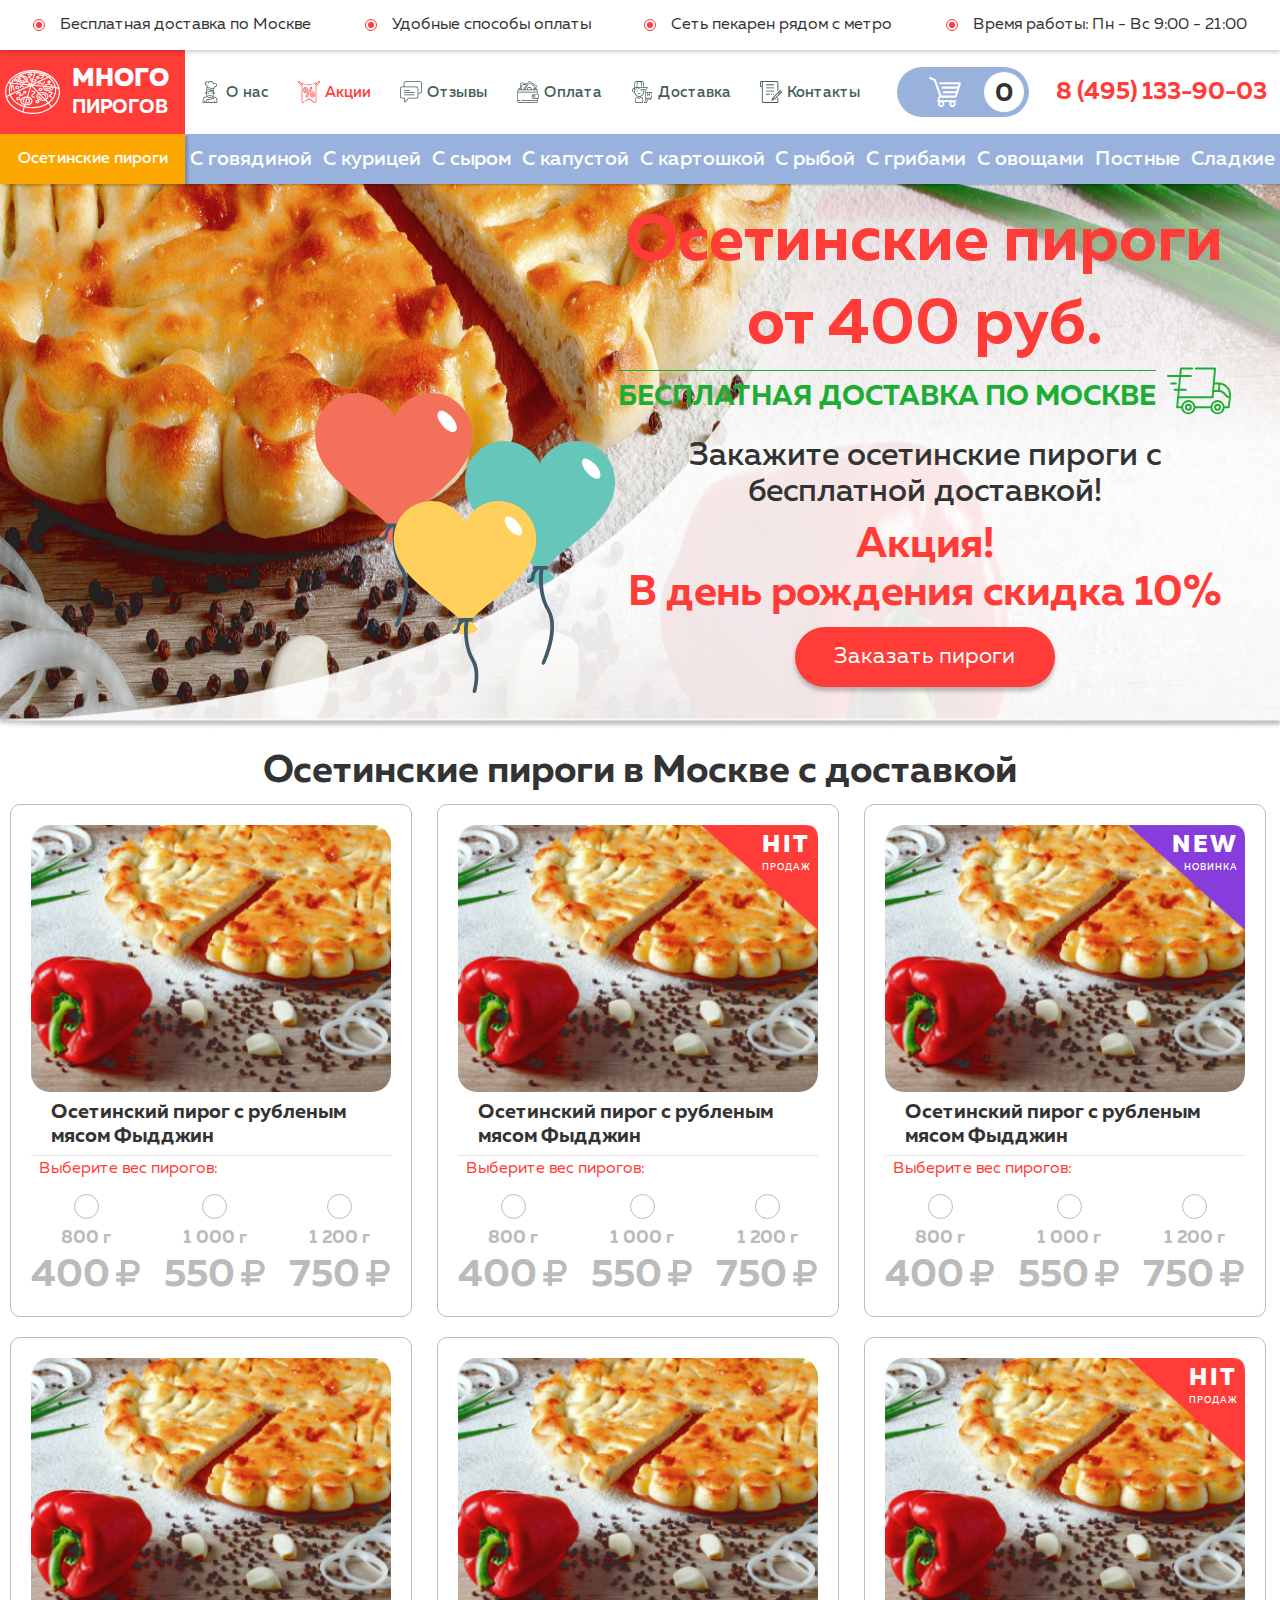
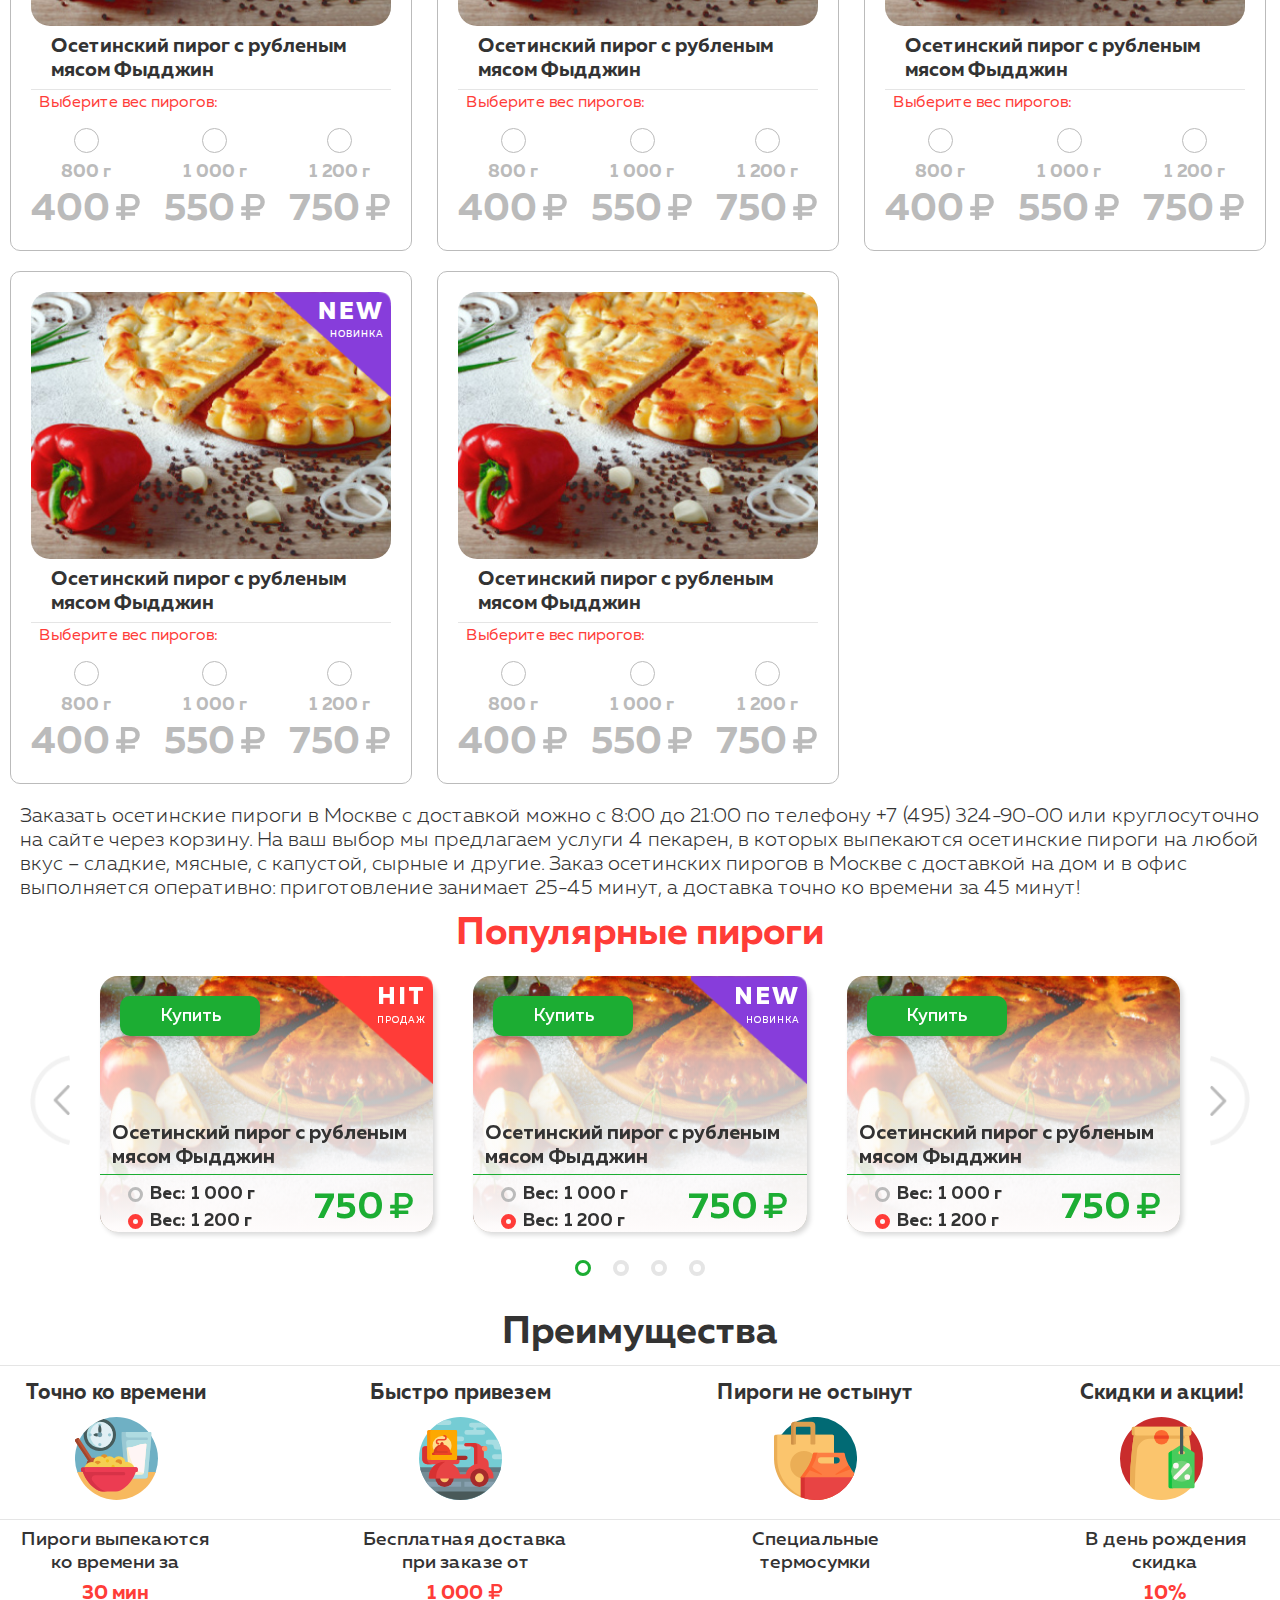
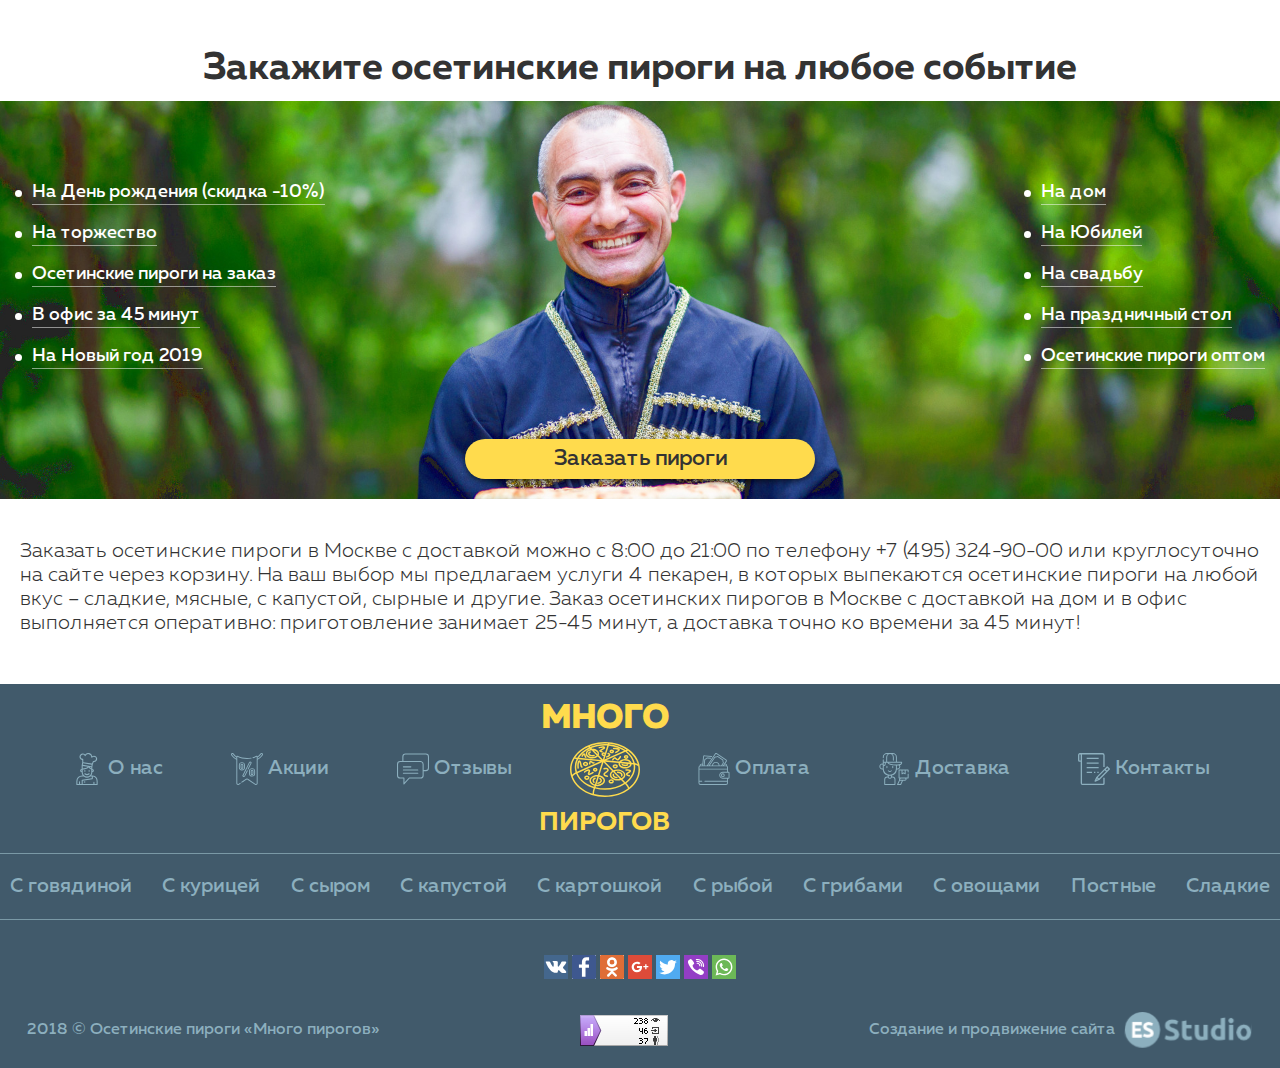
<file: builds/build_ver-Wed_Oct_31_2018_12_16_31/index.html>
<!DOCTYPE html>
<html class="no-js" lang="ru">

    <head>
        <meta charset="utf-8">
        <meta http-equiv="x-ua-compatible" content="ie=edge">
        <title>default title</title>
        <meta content="" name="description">
        <meta content="" name="keywords">
        <meta name="viewport" content="width=device-width, initial-scale=1.0">
        <meta content="telephone=no" name="format-detection">
        <meta name="HandheldFriendly" content="true">

        <!--[if (gt IE 9)|!(IE)]><!-->
        <link href="static/css/main.css" rel="stylesheet" type="text/css">
        <!--<![endif]-->
        <meta property="og:title" content="#{data.title}">
        <meta property="og:title" content="">
        <meta property="og:url" content="">
        <meta property="og:description" content="">
        <meta property="og:image" content="">
        <meta property="og:image:type" content="image/jpeg">
        <meta property="og:image:width" content="500">
        <meta property="og:image:height" content="300">
        <meta property="twitter:description" content="">
        <link rel="icon" type="image/x-icon" href="favicon.ico">
        <script>
            (function(H){H.className=H.className.replace(/\bno-js\b/,'js')})(document.documentElement)
        </script>
    </head>

    <body class="page">
        <svg xmlns="http://www.w3.org/2000/svg" style="border: 0 !important; clip: rect(0 0 0 0) !important; height: 1px !important; margin: -1px !important; overflow: hidden !important; padding: 0 !important; position: absolute !important; width: 1px !important;"
        class="root-svg-symbols-element">
            <symbol id="chat" viewBox="0 0 60 58">
                <title>chat</title>
                <path d="M54.07 0H15.93A5.94 5.94 0 0 0 10 5.93V14H5.93A5.94 5.94 0 0 0 0 19.93v21.14A5.94 5.94 0 0 0 5.93 47H12v10a1 1 0 0 0 1.74.67L23.44 47h20.63A5.94 5.94 0 0 0 50 41.07V33h4.07A5.94 5.94 0 0 0 60 27.07V5.93A5.94 5.94 0 0 0 54.07 0zM48 41.07A3.93 3.93 0 0 1 44.07 45H23a1 1 0 0 0-.74.33L14 54.41V46a1 1 0 0 0-1-1H5.93A3.93 3.93 0 0 1 2 41.07V19.93A3.93 3.93 0 0 1 5.93 16h38.14A3.93 3.93 0 0 1 48 19.93v21.14zm10-14A3.93 3.93 0 0 1 54.07 31H50V19.93a5.94 5.94 0 0 0-4.17-5.66 5.69 5.69 0 0 0-.57-.15 5.88 5.88 0 0 0-1.19-.12H12V5.93A3.93 3.93 0 0 1 15.93 2h38.14A3.93 3.93 0 0 1 58 5.93z"
                />
                <path d="M12 26h14a1 1 0 0 0 0-2H12a1 1 0 0 0 0 2zm27 4H12a1 1 0 0 0 0 2h27a1 1 0 0 0 0-2zm0 6H12a1 1 0 0 0 0 2h27a1 1 0 0 0 0-2z" />
            </symbol>
            <symbol id="chef" viewBox="0 0 320 480.02">
                <title>chef</title>
                <path d="M243.41 336.82a7.88 7.88 0 0 0-3.42-.82 7.73 7.73 0 0 0-1.6.32c-2.12-.15-4.23-.32-6.4-.32h-8.15a79.52 79.52 0 0 0 16.15-48 24 24 0 0 0 0-48v-31.2l7.7-38.5 13.73-34.3h2.57a48 48 0 1 0-25.34-88.66 60 60 0 0 0-106.81-23.11 48 48 0 1 0-43.85 79.13v39.86l-7.84 39.2a6 6 0 0 0 0 .85c0 .25-.16.47-.16.72v56a24 24 0 0 0 0 48 79.52 79.52 0 0 0 16.15 48h-8.15a88.1 88.1 0 0 0-88 88v48a8 8 0 0 0 8 8h304a8 8 0 0 0 8-8V424a88.07 88.07 0 0 0-76.58-87.18zM79.99 272a8 8 0 0 1 0-16zm144-41.18a48.53 48.53 0 0 1-25-20.21l25 4.17zm1.67-32L97.47 177.5l4.86-24.3 128.2 21.36zm-53 7.38c-12.55 18.48-53.4 24.44-76.69 25.55v-38.3zm75.33 57.8a8 8 0 0 1-8 8v-16a8 8 0 0 1 8 8zm-184-208a31.94 31.94 0 0 1 61-13.3 8.22 8.22 0 0 0 7.36 4.66 8 8 0 0 0 7.25-4.8A44 44 0 0 1 223.99 60c0 1.29-.1 2.55-.19 3.82a8 8 0 0 0 14.4 5.38A31.67 31.67 0 0 1 263.99 56a32 32 0 0 1 0 64h-8a8 8 0 0 0-7.43 5l-13.6 34-130.97-21.75V96a8 8 0 0 0-8-8 32 32 0 0 1-32-32zm32 232v-40.2c20-.85 68.87-5.46 88.38-30.22a63 63 0 0 0 39.62 29.72V288a64 64 0 0 1-128 0zm-16 120v56h-24v-32a8 8 0 0 0-16 0v32h-24v-40a72.08 72.08 0 0 1 72-72h24.16a79.39 79.39 0 0 0 95.68 0h24.16v25.17L86.75 400.13a8 8 0 0 0-6.76 7.87zm224 56h-32v-24a8 8 0 0 0-16 0v24h-160v-49.14l145.25-22.94a8 8 0 0 0 6.75-7.92v-30.12a72.08 72.08 0 0 1 56 70.12v40z"
                />
                <path d="M127.99 256a8 8 0 0 0-8 8v8a8 8 0 0 0 16 0v-8a8 8 0 0 0-8-8zm64 0a8 8 0 0 0-8 8v8a8 8 0 0 0 16 0v-8a8 8 0 0 0-8-8zm6.4 51.22a8 8 0 0 0-11.19-1.6 45.6 45.6 0 0 1-54.4 0 8 8 0 0 0-9.6 12.8 61.66 61.66 0 0 0 73.6 0 8 8 0 0 0 1.59-11.2zM123.99 424a12 12 0 1 0 12 12 12 12 0 0 0-12-12zm0 16a4 4 0 1 1 4-4 4 4 0 0 1-4 4z"
                />
            </symbol>
            <symbol id="contact" viewBox="0 0 512.02 513.2">
                <title>contact</title>
                <path d="M405.35 486.75a5.12 5.12 0 0 1-5.12 5.12H69.56a5.12 5.12 0 0 1-5.53-4.67V34.16a36.49 36.49 0 0 0-1.92-11.63h329.05a14.29 14.29 0 0 1 14.19 14.4V225.2h21.33V37a35.73 35.73 0 0 0-35.52-35.8h-351a29.23 29.23 0 0 0-24.57 3.73A37 37 0 0 0 .02 35.55v77.76a25.71 25.71 0 0 0 24.83 26.56h17.83v346.88a26.45 26.45 0 0 0 26.45 26.45H399.8a26.45 26.45 0 0 0 26.88-26v-91.33h-21.33zM42.68 118.53H24.87c-1.71 0-3.52-2.13-3.52-5.12V35.55a16 16 0 0 1 6.08-13 7.9 7.9 0 0 1 4.59-1.39v1.39h4.48a13.34 13.34 0 0 1 6.19 11.63v84.37z"
                />
                <path d="M508.92 250.48l-33.17-33.17a10.67 10.67 0 0 0-15 0L295.05 383a10.67 10.67 0 0 0-2.13 3.2l-27.63 60.69a10.67 10.67 0 0 0 14.12 14.04l60.69-27.63a10.67 10.67 0 0 0 3.2-2.13l165.62-165.65a10.67 10.67 0 0 0 0-15.04zM296.41 429.79l9.49-21.33 11.41 11.41zm39.25-21.33l-18-17.92 111.89-112L448 296.67zm127-126.93l-18-18 23.57-23.57 18 18zM138.68 75.87h192V97.2h-192zm0 74.66h192v21.33h-192zm0 74.67h192v21.33h-192zm0 74.67h85.33v21.33h-85.33zm117.33 0h21.33v21.33h-21.33zm53.34 0h21.33v21.33h-21.33z"
                />
            </symbol>
            <symbol id="delivery-man" viewBox="0 0 468.35 512">
                <title>delivery-man</title>
                <path d="M198.09 289.84a7.8 7.8 0 0 0-11-11 27.49 27.49 0 0 1-38.88 0 7.8 7.8 0 0 0-11 11 43.1 43.1 0 0 0 61 0zm16.07-46.62a7.8 7.8 0 0 0 7.8-7.8v-23.75a7.805 7.805 0 0 0-15.61 0v23.75a7.8 7.8 0 0 0 7.81 7.8zm-93.1-39.35a7.8 7.8 0 0 0-7.8 7.8v23.75a7.8 7.8 0 0 0 15.6 0v-23.75a7.8 7.8 0 0 0-7.8-7.8z"
                />
                <path d="M208.27 375h-7.54v-14.36a113.2 113.2 0 0 0 79.39-98.18 46.86 46.86 0 0 0 49.8-67.79c27.8-8.7 34.87-25.49 34.87-47.15a7.8 7.8 0 0 0-7.8-7.8h-76.44V67.35A67.43 67.43 0 0 0 213.2 0H122a67.43 67.43 0 0 0-67.32 67.35V75a7.8 7.8 0 1 0 15.6 0v-7.65A51.81 51.81 0 0 1 122 15.61h11.56a67.22 67.22 0 0 0-24.3 51.74v72.39h-39v-33.49a7.8 7.8 0 0 0-15.6 0v63.85a46.88 46.88 0 1 0 .43 92.36 113.12 113.12 0 0 0 79.41 98.24V375H127a49.39 49.39 0 0 0-49.37 49.3v79.9a7.8 7.8 0 0 0 7.8 7.8h164.36a7.8 7.8 0 0 0 7.8-7.8v-79.9a49.38 49.38 0 0 0-49.32-49.3zm111.35-158.68a31.3 31.3 0 0 1-39.07 30.29v-45.45a234.93 234.93 0 0 0 33.4-2.78 31.15 31.15 0 0 1 5.67 17.94zm18.94-42.68c-11.33 8.07-32.86 12-65.81 12-67.16 0-112.45-15.8-125-30.3h201c-1.06 8.59-4.19 14.02-10.19 18.3zM124.9 67.35A51.81 51.81 0 0 1 170.47 16 51.81 51.81 0 0 1 216 67.35v48.27a7.805 7.805 0 1 0 15.61 0V67.35a67.23 67.23 0 0 0-24.3-51.75h5.87a51.8 51.8 0 0 1 51.73 51.75v72.38h-140zm-37.78 88v16.78a24.67 24.67 0 0 1-16.83 23.36v-40.15h16.83zm-71.51 61A31.3 31.3 0 0 1 54.68 186v60.58a31.28 31.28 0 0 1-39.07-30.29zm54.68 36.35v-41.11a40.3 40.3 0 0 0 32.44-39.47v-16.78H130c3.43 10.14 14.56 22.16 43.92 32 24.66 8.31 56.74 13.14 91 13.78v51.51a97.33 97.33 0 0 1-194.66 0zm97.32 112.9a113.16 113.16 0 0 0 17.52-1.36v16.1c0 .54 0 1.08-.08 1.61v.19a17.51 17.51 0 0 1-34.84 0v-.2c0-.53-.08-1.06-.08-1.61v-16.07a114.67 114.67 0 0 0 17.48 1.34zM242 496.39H93.23V424.3A33.76 33.76 0 0 1 127 390.57h9.16a33.11 33.11 0 0 0 63 0h9.16A33.76 33.76 0 0 1 242 424.3z"
                />
                <path d="M460.55 312.21a7.8 7.8 0 0 0 7.8-7.8v-33.64a7.8 7.8 0 0 0-7.8-7.8H315a7.8 7.8 0 0 0-7.8 7.8v128.64a7.8 7.8 0 0 0 7.8 7.8h6.46a36.38 36.38 0 0 0-6.64 21v6.94l-30.54 65.77A7.8 7.8 0 0 0 291.4 512h49.93a7.8 7.8 0 0 0 7.08-4.52l29.16-62.82H408a26.51 26.51 0 0 0 24.16-37.45h28.42a7.8 7.8 0 0 0 7.8-7.8v-63.79a7.805 7.805 0 0 0-15.61 0v56H322.84v-113h31.65v53.67a7.8 7.8 0 0 0 11.63 6.8l21.68-12.29 21.67 12.2a7.8 7.8 0 0 0 11.64-6.8v-53.63h31.64v25.85a7.8 7.8 0 0 0 7.8 7.79zm-124.2 184.18h-32.72l24-51.73h32.73zM408 407.21a10.92 10.92 0 0 1 0 21.84h-77.5v-.86a21 21 0 0 1 21-21zm-2.47-88.34l-13.87-7.82a7.82 7.82 0 0 0-7.67 0l-13.87 7.82v-40.3h35.4z"
                />
            </symbol>
            <symbol id="delivery-truck" viewBox="0 0 512 374.26">
                <title>delivery-truck</title>
                <path d="M414.5 119.65h-32.24L392 8.13v-.65a7.5 7.5 0 0 0-4.52-6.87h-.07l-.51-.19-.19-.07-.43-.11-.28-.11-.39-.06-.36-.05H231a7.5 7.5 0 0 0 0 15h145.32L361.4 186.37l-3.77 43.24H97l4.36-45H151a7.5 7.5 0 0 0 0-15h-48.17l9.2-95h79a7.5 7.5 0 0 0 0-15h-77.54l4.33-44.66H201a7.5 7.5 0 0 0 0-15h-90a7.5 7.5 0 0 0-7.32 5.92v.07c0 .19-.06.38-.09.57s0 .12 0 .18l-5.12 52.89H7.5a7.5 7.5 0 0 0 0 15H97l-9.2 95H61a7.5 7.5 0 1 0 0 15h25.31l-5 51.72-7.75 80v1.53c0 .06.05.39.09.58s0 .11 0 .17.07.28.11.42 0 .2.08.3v.08a7.5 7.5 0 0 0 1.78 2.94l.25.23a7.44 7.44 0 0 0 1.74 1.19l.4.19h.13l.57.21h.05c.22.07.45.12.68.17h.09c.22 0 .44.08.66.1h34.13a57.09 57.09 0 0 0 113.19 0H347.9a57.09 57.09 0 0 0 113.19 0h34.28l.58-.09.24-.06.44-.11.29-.1.37-.14.3-.13.33-.16.3-.16.31-.19.28-.18.3-.22.24-.2.3-.27.2-.2.3-.33.16-.18c.11-.14.21-.28.31-.42l.11-.14c.12-.18.24-.37.34-.57.11-.21.22-.42.31-.64l.07-.19c.06-.15.12-.31.17-.47s.06-.21.09-.32.07-.25.1-.38 0-.23.06-.34 0-.2.05-.3c.32-2.55 6.19-49.67 8.81-80.14v-.09c.76-8.78 1.24-16.18 1.24-20.71a97.61 97.61 0 0 0-97.47-97.33zm-33.54 15h30.68l-3.92 45H377zM171 359.26a42.1 42.1 0 1 1 42.1-42.1 42.15 42.15 0 0 1-42.1 42.1zm233.49 0a42.1 42.1 0 1 1 42.11-42.13 42.15 42.15 0 0 1-42.1 42.13zm83.37-49.61H461.1a57.09 57.09 0 0 0-113.19 0H227.6a57.09 57.09 0 0 0-113.19 0H89.27l6.3-65h268.94a7.38 7.38 0 0 0 .75 0h.14l.58-.09.25-.06.45-.11.29-.1.37-.14.31-.14.33-.16.3-.17.3-.18.28-.2.29-.22.26-.21.28-.25.23-.23.26-.29.2-.24.24-.32.17-.25.21-.35.15-.27c.06-.12.12-.24.17-.36l.13-.29c0-.12.09-.24.13-.36s.08-.21.11-.32.06-.23.09-.35.06-.24.08-.36 0-.24.05-.36 0-.25.05-.37 0 0 0-.05l3.76-43.15h38.78c23 0 33.34 11.91 44.31 24.51 9.05 10.4 19.16 22 36.34 24.84-2.15 23.02-5.71 52.63-7.29 65.6zm8.57-80.68c-11.14-2.27-18-10.11-26.31-19.65-10.39-11.93-23.07-26.5-47.39-29.21l3.88-44.55A82.62 82.62 0 0 1 497 217.13c0 2.84-.21 6.92-.57 11.84z"
                />
                <path d="M171 289.65a27.5 27.5 0 1 0 27.5 27.5 27.53 27.53 0 0 0-27.5-27.5zm0 40a12.5 12.5 0 1 1 12.5-12.5 12.51 12.51 0 0 1-12.5 12.5zm233.5-40a27.5 27.5 0 1 0 27.5 27.48 27.53 27.53 0 0 0-27.5-27.48zm0 40a12.5 12.5 0 1 1 12.5-12.52 12.51 12.51 0 0 1-12.5 12.52zM71 119.66H34.33a7.5 7.5 0 1 0 0 15H71a7.5 7.5 0 1 0 0-15z"
                />
            </symbol>
            <symbol id="menu" viewBox="0 0 344.34 252.22">
                <title>menu</title>
                <path d="M0 0h344.34v29.52H0zm0 110.45h344.34v29.52H0zm0 112.24h344.34v29.53H0z" />
            </symbol>
            <symbol id="next" viewBox="0 0 32.64 26.07">
                <title>next</title>
                <path d="M32.13 13.54H.5a.5.5 0 0 1 0-1h31.64a.5.5 0 1 1 0 1z" />
                <path d="M19.6 26.07a.5.5 0 0 1-.35-.85l12.18-12.18L19.24.86A.52.52 0 0 1 20 .15l12.49 12.57a.5.5 0 0 1 0 .71L20 25.93a.5.5 0 0 1-.4.14z" />
            </symbol>
            <symbol id="ruble-currency-sign" viewBox="0 0 463.75 510.13">
                <title>ruble-currency-sign</title>
                <path d="M11.6 429h81.16v69.57a11.18 11.18 0 0 0 11.6 11.59h60.45a11.44 11.44 0 0 0 8.15-3.27 10.93 10.93 0 0 0 3.44-8.32V429h183a11.16 11.16 0 0 0 11.6-11.59V371a11.18 11.18 0 0 0-11.6-11.59h-183v-42.76h123.22q72.46 0 118.29-44.2t45.83-114.12q0-69.91-45.83-114.12T299.62 0H104.35a11.16 11.16 0 0 0-11.6 11.59v227.9H11.6a11 11 0 0 0-8.33 3.44 11.46 11.46 0 0 0-3.26 8.15v54a11.16 11.16 0 0 0 11.6 11.59h81.16v42.73H11.6A11.18 11.18 0 0 0 0 371v46.38A11.16 11.16 0 0 0 11.6 429zM176.44 77.18h115.94q38.4 0 62 22.46t23.55 58.69q0 36.23-23.55 58.69t-62 22.47H176.44z"
                />
            </symbol>
            <symbol id="sale" viewBox="0 0 511 510.52">
                <title>sale</title>
                <path d="M510.65 18.72c-3.54-19.74-29.35-25.64-41-9A188.13 188.13 0 0 1 425.61 54a11.72 11.72 0 0 0-17-9.31 310.18 310.18 0 0 1-60 23.13 7.564 7.564 0 1 0 4 14.59 327.74 327.74 0 0 0 58-21.76v423.24a11.46 11.46 0 0 1-17.86 9.5L270.35 411a26.57 26.57 0 0 0-29.71 0l-72.69 49a7.565 7.565 0 0 0 8.45 12.55c75.38-50 72.87-50.94 79.09-50.94 6.53 0 1.45-.56 128.73 84.39 17.71 11.91 41.44-.88 41.44-22V107.58c33.23-18.73 61.17-43.08 81.26-71.9a22.62 22.62 0 0 0 3.73-16.96zM494.51 27c-17.3 24.81-40.86 46.12-68.85 63.09V72.27c22.73-15 42-33.13 56.44-53.89A7.56 7.56 0 0 1 494.51 27zM142.86 476.85c-24.36 15.77-25.15 18.53-30.89 18.53a11.53 11.53 0 0 1-11.52-11.49V60.62c68.1 33.44 149.05 41.8 222 28.59a7.57 7.57 0 0 0-2.7-14.89c-72 13-151.62 4.11-217.33-29.66a11.72 11.72 0 0 0-17 9.31A188.11 188.11 0 0 1 41.3 9.72a22.71 22.71 0 0 0-37.24 26c20.09 28.81 48 53.17 81.26 71.9v376.27c0 21.14 23.7 34 41.44 22l24.56-16.55a7.57 7.57 0 0 0-8.46-12.55zM85.32 90.12c-28-17-51.54-38.28-68.84-63.09a7.564 7.564 0 1 1 12.41-8.65c14.48 20.76 33.7 38.9 56.43 53.89z"
                />
                <path d="M287.45 287.44v41.72c0 53.55 63.5 53.09 84.62 33.7 8.57-7.88 13.11-19.52 13.11-33.7v-41.72c0-14.17-4.54-25.83-13.11-33.7-21.07-19.33-84.62-19.94-84.62 33.7zm15.13 0c0-20.14 11.34-30.35 33.73-30.35s33.73 10.21 33.73 30.35v41.72c0 20.14-11.36 30.35-33.73 30.35s-33.73-10.21-33.73-30.35z"
                />
                <path d="M336.32 350.12c14 0 22.09-7.65 22.09-21v-41.68c0-13.32-8-21-22.09-21s-21.8 7.44-21.8 21v41.72c-.01 13.52 7.74 20.96 21.8 20.96zm-6.68-62.68c0-4.44.3-5.84 6.68-5.84 6.67 0 7 1.79 7 5.84v41.72c0 4-.28 5.83-7 5.83-6.37 0-6.68-1.4-6.68-5.83zM174.67 170.62c-14.06 0-21.8 7.44-21.8 21v41.68c0 13.52 7.75 21 21.8 21s22.09-7.65 22.09-21v-41.72c0-13.31-8.05-20.96-22.09-20.96zm7 62.68c0 4-.28 5.84-7 5.84-6.37 0-6.68-1.4-6.68-5.84v-41.72c0-4.43.3-5.83 6.68-5.83 6.67 0 7 1.78 7 5.83z"
                />
                <path d="M223.53 191.58c0-14.17-4.54-25.82-13.11-33.7-17.2-15.79-54.19-15.9-71.5 0-8.57 7.88-13.11 19.52-13.11 33.7v41.72c0 27.59 16.93 45.49 48.87 45.49s48.86-17.87 48.86-45.49zM208.4 233.3c0 20.14-11.34 30.35-33.73 30.35s-33.73-10.21-33.73-30.35v-41.72c0-20.14 11.34-30.35 33.73-30.35s33.73 10.21 33.73 30.35zm80.22-87.03C175 373.86 183 355.8 183 362.43a21.81 21.81 0 0 0 21.79 21.24c8.25 0 15.81-4.45 19.24-11.32l43.17-86.1a7.562 7.562 0 0 0-13.52-6.78l-43.17 86.1c-.89 1.77-3.19 3-5.72 3-4.45 0-8.13-4.39-5.94-8.51L302.2 153c3-5.91 14.6-1.48 11.64 6.42l-46.65 93a7.57 7.57 0 1 0 13.52 6.79c18.78-37.47 46.81-93.36 47-93.79a21.06 21.06 0 0 0-2.91-21.7c-9.8-12.02-29.44-11.72-36.18 2.55z"
                />
            </symbol>
            <symbol id="wallet" viewBox="0 0 495.98 512">
                <title>wallet</title>
                <path d="M479.58 299.89h-7.66v-69a32.4 32.4 0 0 0-13.74-26.48V195a24.75 24.75 0 0 0-24.72-24.72h-5.72l21.89-32.12a23.66 23.66 0 0 0-6.22-32.83L294.87 4.11a23.63 23.63 0 0 0-32.83 6.22l-128.2 188.12H98.16l8.61-87.13a2.58 2.58 0 0 1 1.63-2.17 55.46 55.46 0 0 0 27.06-22 2.57 2.57 0 0 1 2.42-1.15l56 5.53A7.3 7.3 0 1 0 195.27 77l-56-5.53a17.08 17.08 0 0 0-16.17 7.82 40.78 40.78 0 0 1-19.9 16.16 17.05 17.05 0 0 0-11 14.39l-8.75 88.56h-9.3L87.81 60.65a9 9 0 0 1 9.88-8.11l113.08 11.17a7.3 7.3 0 1 0 1.43-14.52L99.13 38a23.66 23.66 0 0 0-25.84 21.21l-11 111.07H43.63A24.75 24.75 0 0 0 18.91 195v6.41A32.46 32.46 0 0 0-.01 230.88v248.7A32.46 32.46 0 0 0 32.42 512h407.07a32.46 32.46 0 0 0 32.43-32.43v-69h7.66a16.42 16.42 0 0 0 16.4-16.4V316.3a16.42 16.42 0 0 0-16.4-16.41zm-46.12-115A10.14 10.14 0 0 1 443.58 195v3.72a32.51 32.51 0 0 0-4.09-.27h-31l9.25-13.58zM274.1 18.55a9 9 0 0 1 5.79-3.79 9.17 9.17 0 0 1 1.7-.16 9 9 0 0 1 5.07 1.57l148.53 101.22a9.05 9.05 0 0 1 2.38 12.56l-46.69 68.51h-11.2l22.89-33.59a17.06 17.06 0 0 0 .8-18.09 40.77 40.77 0 0 1-4.89-25.17 17.06 17.06 0 0 0-7.38-16.37l-77-52.47a17.06 17.06 0 0 0-17.94-.88 40.78 40.78 0 0 1-25.17 4.65 17.27 17.27 0 0 0-16.55 7.36l-91.7 134.56h-11.2zm3.21 123.89a60.2 60.2 0 0 0-60 56h-37l86.1-126.34a2.6 2.6 0 0 1 2.18-1.1h.33a55.47 55.47 0 0 0 34.29-6.33 2.57 2.57 0 0 1 2.67.16l77 52.47a2.58 2.58 0 0 1 1.13 2.43 55.45 55.45 0 0 0 6.65 34.22 2.59 2.59 0 0 1-.14 2.71l-28.53 41.79h-24.7a60.2 60.2 0 0 0-59.98-56.01zm45.35 56h-90.67a45.53 45.53 0 0 1 90.7 0zM33.5 195a10.14 10.14 0 0 1 10.13-10.13h17.25l-1.34 13.58h-26zm-18.91 35.88A17.86 17.86 0 0 1 32.43 213h407.06a17.85 17.85 0 0 1 17.83 17.83v20.24H14.59zm442.74 248.7a17.85 17.85 0 0 1-17.83 17.83H32.43a17.86 17.86 0 0 1-17.84-17.84v-20.24h39.34a7.3 7.3 0 0 0 0-14.59H14.59v-179h442.74v34.18h-69.34a55.4 55.4 0 0 0-49.77 31.18l-.1.18c-.08.16-.14.32-.22.48a55 55 0 0 0-2.76 7.05 55.35 55.35 0 0 0 52.85 71.75h69.37v34.18H100.64a7.3 7.3 0 0 0 0 14.59h356.69zm24.06-85.42a1.81 1.81 0 0 1-1.81 1.81h-91.59a40.78 40.78 0 0 1-35.82-21.34q-.47-.87-.9-1.76-.86-1.78-1.55-3.65a40.78 40.78 0 0 1 0-28q.69-1.87 1.55-3.65.43-.89.9-1.76a40.78 40.78 0 0 1 35.82-21.33h91.62a1.81 1.81 0 0 1 1.81 1.81v77.86z"
                />
                <path d="M389.67 325.63a29.6 29.6 0 1 0 29.6 29.6 29.63 29.63 0 0 0-29.6-29.6zm0 44.61a15 15 0 1 1 15-15 15 15 0 0 1-15 14.99z" />
            </symbol>
        </svg>
        <div class="wrapper">
            <div class="content">
                <header class="page-header">
                    <div class="top">
                        <ul>
                            <li>Бесплатная доставка по Москве<span></span>
                            </li>
                            <li>Удобные способы оплаты<span></span>
                            </li>
                            <li>Сеть пекарен рядом с метро<span></span>
                            </li>
                            <li>Время работы: Пн - Вс 9:00 - 21:00<span></span>
                            </li>
                        </ul>
                    </div>
                    <div class="middle">
                        <div class="logo">
                            <button type="button">
                                <svg class="icon" width="344.34px" height="252.22px">
                                    <use xlink:href="#menu"></use>
                                </svg>

                            </button>
                            <div class="img">
                                <img src="static/img/content/pizza.svg" alt="Картинка">
                            </div>
                            <div class="text">
                                <p>МНОГО</p>
                                <p>ПИРОГОВ</p>
                            </div>
                        </div>
                        <div class="contacts">
                            <ul>
                                <li><a href="#"><span>
            <svg class="icon" width="320px" height="480.02px">
                <use xlink:href="#chef"></use>
            </svg>
        </span>
                    <p>О нас</p></a>
                                </li>
                                <li class="sell"><a href="#"><span>
            <svg class="icon" width="511px" height="510.52px">
                <use xlink:href="#sale"></use>
            </svg>
        </span>
                    <p>Акции</p></a>
                                </li>
                                <li><a href="#"><span>
            <svg class="icon" width="60px" height="58px">
                <use xlink:href="#chat"></use>
            </svg>
        </span>
                    <p>Отзывы</p></a>
                                </li>
                                <li><a href="#"><span>
            <svg class="icon" width="495.98px" height="512px">
                <use xlink:href="#wallet"></use>
            </svg>
        </span>
                    <p>Оплата</p></a>
                                </li>
                                <li><a href="#"><span>
            <svg class="icon" width="468.35px" height="512px">
                <use xlink:href="#delivery-man"></use>
            </svg>
        </span>
                    <p>Доставка</p></a>
                                </li>
                                <li><a href="#"><span>
            <svg class="icon" width="512.02px" height="513.2px">
                <use xlink:href="#contact"></use>
            </svg>
        </span>
                    <p>Контакты</p></a>
                                </li>
                            </ul>
                        </div>
                        <div class="basket"><a href="#"><span class="icon"></span><span class="count">0</span></a>
                        </div><a class="tel" href="tel:84951339003">8 (495) 133-90-03</a>
                    </div>
                    <div class="bottom">
                        <button type="button"></button>
                        <h2 class="title">Осетинские пироги</h2>
                        <nav>
                            <ul>
                                <li><a href="#">С говядиной</a>
                                </li>
                                <li><a href="#">С курицей</a>
                                </li>
                                <li><a href="#">С сыром</a>
                                </li>
                                <li><a href="#">С капустой</a>
                                </li>
                                <li><a href="#">С картошкой</a>
                                </li>
                                <li><a href="#">С рыбой</a>
                                </li>
                                <li><a href="#">С грибами</a>
                                </li>
                                <li><a href="#">С овощами</a>
                                </li>
                                <li><a href="#">Постные</a>
                                </li>
                                <li><a href="#">Сладкие</a>
                                </li>
                            </ul>
                        </nav>
                    </div>
                </header>
                <main class="page-content">
                    <div class="prom">
                        <div class="img">
                            <img src="static/img/content/balloons.svg" alt="Картинка">
                        </div>
                        <div class="desc">
                            <div class="tit">
                                <p>Осетинские пироги</p>
                                <p>от 400 руб.</p>
                            </div>
                            <div class="delivery">
                                <p>БЕСПЛАТНАЯ ДОСТАВКА ПО МОСКВЕ</p><span>
            <svg class="icon" width="512px" height="374.26px">
                <use xlink:href="#delivery-truck"></use>
            </svg>
        </span>
                            </div>
                            <p class="text">Закажите осетинские пироги с бесплатной доставкой!</p>
                            <div class="text2">
                                <p>Акция!</p>
                                <p>В день рождения скидка 10%</p>
                            </div><a class="link" href="#">Заказать пироги</a>
                        </div>
                    </div>
                    <div class="title">
                        <h1>Осетинские пироги в Москве с доставкой</h1>
                    </div>
                    <div class="page-content__goods-container">
                        <div class="cart-good cart-good--index">
                            <div class="img">
                                <img src="static/img/content/cart-good-img.jpg" alt="Картинка">
                            </div><a class="headline" href="#">Осетинский пирог с рубленым мясом Фыдджин</a>
                            <div class="desc">
                                <h3>Выберите вес пирогов:</h3>
                                <ul>
                                    <li data-weight="800 г" data-price="400"><span class="radio-icon"></span>
                                        <p class="weight"></p>
                                        <p class="price"><span>
            <svg class="icon" width="463.75px" height="510.13px">
                <use xlink:href="#ruble-currency-sign"></use>
            </svg>
        </span>
                                        </p>
                                        <div class="calculate close">
                                            <div class="row">
                                                <button class="minus" type="button"></button>
                                                <p class="val">1</p>
                                                <button class="plus" type="button"></button>
                                            </div>
                                            <button class="add" type="button">В корзину</button>
                                        </div>
                                    </li>
                                    <li data-weight="1 000 г" data-price="550"><span class="radio-icon"></span>
                                        <p class="weight"></p>
                                        <p class="price"><span>
            <svg class="icon" width="463.75px" height="510.13px">
                <use xlink:href="#ruble-currency-sign"></use>
            </svg>
        </span>
                                        </p>
                                        <div class="calculate close">
                                            <div class="row">
                                                <button class="minus" type="button"></button>
                                                <p class="val">1</p>
                                                <button class="plus" type="button"></button>
                                            </div>
                                            <button class="add" type="button">В корзину</button>
                                        </div>
                                    </li>
                                    <li data-weight="1 200 г" data-price="750"><span class="radio-icon"></span>
                                        <p class="weight"></p>
                                        <p class="price"><span>
            <svg class="icon" width="463.75px" height="510.13px">
                <use xlink:href="#ruble-currency-sign"></use>
            </svg>
        </span>
                                        </p>
                                        <div class="calculate close">
                                            <div class="row">
                                                <button class="minus" type="button"></button>
                                                <p class="val">1</p>
                                                <button class="plus" type="button"></button>
                                            </div>
                                            <button class="add" type="button">В корзину</button>
                                        </div>
                                    </li>
                                </ul>
                            </div>
                        </div>
                        <div class="cart-good cart-good--index cart-good--hit">
                            <div class="img">
                                <img src="static/img/content/cart-good-img.jpg" alt="Картинка">
                                <div class="hit">
                                    <p>HIT</p>
                                    <p>ПРОДАЖ</p>
                                </div>
                            </div><a class="headline" href="#">Осетинский пирог с рубленым мясом Фыдджин</a>
                            <div class="desc">
                                <h3>Выберите вес пирогов:</h3>
                                <ul>
                                    <li data-weight="800 г" data-price="400"><span class="radio-icon"></span>
                                        <p class="weight"></p>
                                        <p class="price"><span>
            <svg class="icon" width="463.75px" height="510.13px">
                <use xlink:href="#ruble-currency-sign"></use>
            </svg>
        </span>
                                        </p>
                                        <div class="calculate close">
                                            <div class="row">
                                                <button class="minus" type="button"></button>
                                                <p class="val">1</p>
                                                <button class="plus" type="button"></button>
                                            </div>
                                            <button class="add" type="button">В корзину</button>
                                        </div>
                                    </li>
                                    <li data-weight="1 000 г" data-price="550"><span class="radio-icon"></span>
                                        <p class="weight"></p>
                                        <p class="price"><span>
            <svg class="icon" width="463.75px" height="510.13px">
                <use xlink:href="#ruble-currency-sign"></use>
            </svg>
        </span>
                                        </p>
                                        <div class="calculate close">
                                            <div class="row">
                                                <button class="minus" type="button"></button>
                                                <p class="val">1</p>
                                                <button class="plus" type="button"></button>
                                            </div>
                                            <button class="add" type="button">В корзину</button>
                                        </div>
                                    </li>
                                    <li data-weight="1 200 г" data-price="750"><span class="radio-icon"></span>
                                        <p class="weight"></p>
                                        <p class="price"><span>
            <svg class="icon" width="463.75px" height="510.13px">
                <use xlink:href="#ruble-currency-sign"></use>
            </svg>
        </span>
                                        </p>
                                        <div class="calculate close">
                                            <div class="row">
                                                <button class="minus" type="button"></button>
                                                <p class="val">1</p>
                                                <button class="plus" type="button"></button>
                                            </div>
                                            <button class="add" type="button">В корзину</button>
                                        </div>
                                    </li>
                                </ul>
                            </div>
                        </div>
                        <div class="cart-good cart-good--index cart-good--new">
                            <div class="img">
                                <img src="static/img/content/cart-good-img.jpg" alt="Картинка">
                                <div class="new">
                                    <p>NEW</p>
                                    <p>НОВИНКА</p>
                                </div>
                            </div><a class="headline" href="#">Осетинский пирог с рубленым мясом Фыдджин</a>
                            <div class="desc">
                                <h3>Выберите вес пирогов:</h3>
                                <ul>
                                    <li data-weight="800 г" data-price="400"><span class="radio-icon"></span>
                                        <p class="weight"></p>
                                        <p class="price"><span>
            <svg class="icon" width="463.75px" height="510.13px">
                <use xlink:href="#ruble-currency-sign"></use>
            </svg>
        </span>
                                        </p>
                                        <div class="calculate close">
                                            <div class="row">
                                                <button class="minus" type="button"></button>
                                                <p class="val">1</p>
                                                <button class="plus" type="button"></button>
                                            </div>
                                            <button class="add" type="button">В корзину</button>
                                        </div>
                                    </li>
                                    <li data-weight="1 000 г" data-price="550"><span class="radio-icon"></span>
                                        <p class="weight"></p>
                                        <p class="price"><span>
            <svg class="icon" width="463.75px" height="510.13px">
                <use xlink:href="#ruble-currency-sign"></use>
            </svg>
        </span>
                                        </p>
                                        <div class="calculate close">
                                            <div class="row">
                                                <button class="minus" type="button"></button>
                                                <p class="val">1</p>
                                                <button class="plus" type="button"></button>
                                            </div>
                                            <button class="add" type="button">В корзину</button>
                                        </div>
                                    </li>
                                    <li data-weight="1 200 г" data-price="750"><span class="radio-icon"></span>
                                        <p class="weight"></p>
                                        <p class="price"><span>
            <svg class="icon" width="463.75px" height="510.13px">
                <use xlink:href="#ruble-currency-sign"></use>
            </svg>
        </span>
                                        </p>
                                        <div class="calculate close">
                                            <div class="row">
                                                <button class="minus" type="button"></button>
                                                <p class="val">1</p>
                                                <button class="plus" type="button"></button>
                                            </div>
                                            <button class="add" type="button">В корзину</button>
                                        </div>
                                    </li>
                                </ul>
                            </div>
                        </div>
                        <div class="cart-good cart-good--index">
                            <div class="img">
                                <img src="static/img/content/cart-good-img.jpg" alt="Картинка">
                            </div><a class="headline" href="#">Осетинский пирог с рубленым мясом Фыдджин</a>
                            <div class="desc">
                                <h3>Выберите вес пирогов:</h3>
                                <ul>
                                    <li data-weight="800 г" data-price="400"><span class="radio-icon"></span>
                                        <p class="weight"></p>
                                        <p class="price"><span>
            <svg class="icon" width="463.75px" height="510.13px">
                <use xlink:href="#ruble-currency-sign"></use>
            </svg>
        </span>
                                        </p>
                                        <div class="calculate close">
                                            <div class="row">
                                                <button class="minus" type="button"></button>
                                                <p class="val">1</p>
                                                <button class="plus" type="button"></button>
                                            </div>
                                            <button class="add" type="button">В корзину</button>
                                        </div>
                                    </li>
                                    <li data-weight="1 000 г" data-price="550"><span class="radio-icon"></span>
                                        <p class="weight"></p>
                                        <p class="price"><span>
            <svg class="icon" width="463.75px" height="510.13px">
                <use xlink:href="#ruble-currency-sign"></use>
            </svg>
        </span>
                                        </p>
                                        <div class="calculate close">
                                            <div class="row">
                                                <button class="minus" type="button"></button>
                                                <p class="val">1</p>
                                                <button class="plus" type="button"></button>
                                            </div>
                                            <button class="add" type="button">В корзину</button>
                                        </div>
                                    </li>
                                    <li data-weight="1 200 г" data-price="750"><span class="radio-icon"></span>
                                        <p class="weight"></p>
                                        <p class="price"><span>
            <svg class="icon" width="463.75px" height="510.13px">
                <use xlink:href="#ruble-currency-sign"></use>
            </svg>
        </span>
                                        </p>
                                        <div class="calculate close">
                                            <div class="row">
                                                <button class="minus" type="button"></button>
                                                <p class="val">1</p>
                                                <button class="plus" type="button"></button>
                                            </div>
                                            <button class="add" type="button">В корзину</button>
                                        </div>
                                    </li>
                                </ul>
                            </div>
                        </div>
                        <div class="cart-good cart-good--index">
                            <div class="img">
                                <img src="static/img/content/cart-good-img.jpg" alt="Картинка">
                            </div><a class="headline" href="#">Осетинский пирог с рубленым мясом Фыдджин</a>
                            <div class="desc">
                                <h3>Выберите вес пирогов:</h3>
                                <ul>
                                    <li data-weight="800 г" data-price="400"><span class="radio-icon"></span>
                                        <p class="weight"></p>
                                        <p class="price"><span>
            <svg class="icon" width="463.75px" height="510.13px">
                <use xlink:href="#ruble-currency-sign"></use>
            </svg>
        </span>
                                        </p>
                                        <div class="calculate close">
                                            <div class="row">
                                                <button class="minus" type="button"></button>
                                                <p class="val">1</p>
                                                <button class="plus" type="button"></button>
                                            </div>
                                            <button class="add" type="button">В корзину</button>
                                        </div>
                                    </li>
                                    <li data-weight="1 000 г" data-price="550"><span class="radio-icon"></span>
                                        <p class="weight"></p>
                                        <p class="price"><span>
            <svg class="icon" width="463.75px" height="510.13px">
                <use xlink:href="#ruble-currency-sign"></use>
            </svg>
        </span>
                                        </p>
                                        <div class="calculate close">
                                            <div class="row">
                                                <button class="minus" type="button"></button>
                                                <p class="val">1</p>
                                                <button class="plus" type="button"></button>
                                            </div>
                                            <button class="add" type="button">В корзину</button>
                                        </div>
                                    </li>
                                    <li data-weight="1 200 г" data-price="750"><span class="radio-icon"></span>
                                        <p class="weight"></p>
                                        <p class="price"><span>
            <svg class="icon" width="463.75px" height="510.13px">
                <use xlink:href="#ruble-currency-sign"></use>
            </svg>
        </span>
                                        </p>
                                        <div class="calculate close">
                                            <div class="row">
                                                <button class="minus" type="button"></button>
                                                <p class="val">1</p>
                                                <button class="plus" type="button"></button>
                                            </div>
                                            <button class="add" type="button">В корзину</button>
                                        </div>
                                    </li>
                                </ul>
                            </div>
                        </div>
                        <div class="cart-good cart-good--index cart-good--hit">
                            <div class="img">
                                <img src="static/img/content/cart-good-img.jpg" alt="Картинка">
                                <div class="hit">
                                    <p>HIT</p>
                                    <p>ПРОДАЖ</p>
                                </div>
                            </div><a class="headline" href="#">Осетинский пирог с рубленым мясом Фыдджин</a>
                            <div class="desc">
                                <h3>Выберите вес пирогов:</h3>
                                <ul>
                                    <li data-weight="800 г" data-price="400"><span class="radio-icon"></span>
                                        <p class="weight"></p>
                                        <p class="price"><span>
            <svg class="icon" width="463.75px" height="510.13px">
                <use xlink:href="#ruble-currency-sign"></use>
            </svg>
        </span>
                                        </p>
                                        <div class="calculate close">
                                            <div class="row">
                                                <button class="minus" type="button"></button>
                                                <p class="val">1</p>
                                                <button class="plus" type="button"></button>
                                            </div>
                                            <button class="add" type="button">В корзину</button>
                                        </div>
                                    </li>
                                    <li data-weight="1 000 г" data-price="550"><span class="radio-icon"></span>
                                        <p class="weight"></p>
                                        <p class="price"><span>
            <svg class="icon" width="463.75px" height="510.13px">
                <use xlink:href="#ruble-currency-sign"></use>
            </svg>
        </span>
                                        </p>
                                        <div class="calculate close">
                                            <div class="row">
                                                <button class="minus" type="button"></button>
                                                <p class="val">1</p>
                                                <button class="plus" type="button"></button>
                                            </div>
                                            <button class="add" type="button">В корзину</button>
                                        </div>
                                    </li>
                                    <li data-weight="1 200 г" data-price="750"><span class="radio-icon"></span>
                                        <p class="weight"></p>
                                        <p class="price"><span>
            <svg class="icon" width="463.75px" height="510.13px">
                <use xlink:href="#ruble-currency-sign"></use>
            </svg>
        </span>
                                        </p>
                                        <div class="calculate close">
                                            <div class="row">
                                                <button class="minus" type="button"></button>
                                                <p class="val">1</p>
                                                <button class="plus" type="button"></button>
                                            </div>
                                            <button class="add" type="button">В корзину</button>
                                        </div>
                                    </li>
                                </ul>
                            </div>
                        </div>
                        <div class="cart-good cart-good--index cart-good--new">
                            <div class="img">
                                <img src="static/img/content/cart-good-img.jpg" alt="Картинка">
                                <div class="new">
                                    <p>NEW</p>
                                    <p>НОВИНКА</p>
                                </div>
                            </div><a class="headline" href="#">Осетинский пирог с рубленым мясом Фыдджин</a>
                            <div class="desc">
                                <h3>Выберите вес пирогов:</h3>
                                <ul>
                                    <li data-weight="800 г" data-price="400"><span class="radio-icon"></span>
                                        <p class="weight"></p>
                                        <p class="price"><span>
            <svg class="icon" width="463.75px" height="510.13px">
                <use xlink:href="#ruble-currency-sign"></use>
            </svg>
        </span>
                                        </p>
                                        <div class="calculate close">
                                            <div class="row">
                                                <button class="minus" type="button"></button>
                                                <p class="val">1</p>
                                                <button class="plus" type="button"></button>
                                            </div>
                                            <button class="add" type="button">В корзину</button>
                                        </div>
                                    </li>
                                    <li data-weight="1 000 г" data-price="550"><span class="radio-icon"></span>
                                        <p class="weight"></p>
                                        <p class="price"><span>
            <svg class="icon" width="463.75px" height="510.13px">
                <use xlink:href="#ruble-currency-sign"></use>
            </svg>
        </span>
                                        </p>
                                        <div class="calculate close">
                                            <div class="row">
                                                <button class="minus" type="button"></button>
                                                <p class="val">1</p>
                                                <button class="plus" type="button"></button>
                                            </div>
                                            <button class="add" type="button">В корзину</button>
                                        </div>
                                    </li>
                                    <li data-weight="1 200 г" data-price="750"><span class="radio-icon"></span>
                                        <p class="weight"></p>
                                        <p class="price"><span>
            <svg class="icon" width="463.75px" height="510.13px">
                <use xlink:href="#ruble-currency-sign"></use>
            </svg>
        </span>
                                        </p>
                                        <div class="calculate close">
                                            <div class="row">
                                                <button class="minus" type="button"></button>
                                                <p class="val">1</p>
                                                <button class="plus" type="button"></button>
                                            </div>
                                            <button class="add" type="button">В корзину</button>
                                        </div>
                                    </li>
                                </ul>
                            </div>
                        </div>
                        <div class="cart-good cart-good--index">
                            <div class="img">
                                <img src="static/img/content/cart-good-img.jpg" alt="Картинка">
                            </div><a class="headline" href="#">Осетинский пирог с рубленым мясом Фыдджин</a>
                            <div class="desc">
                                <h3>Выберите вес пирогов:</h3>
                                <ul>
                                    <li data-weight="800 г" data-price="400"><span class="radio-icon"></span>
                                        <p class="weight"></p>
                                        <p class="price"><span>
            <svg class="icon" width="463.75px" height="510.13px">
                <use xlink:href="#ruble-currency-sign"></use>
            </svg>
        </span>
                                        </p>
                                        <div class="calculate close">
                                            <div class="row">
                                                <button class="minus" type="button"></button>
                                                <p class="val">1</p>
                                                <button class="plus" type="button"></button>
                                            </div>
                                            <button class="add" type="button">В корзину</button>
                                        </div>
                                    </li>
                                    <li data-weight="1 000 г" data-price="550"><span class="radio-icon"></span>
                                        <p class="weight"></p>
                                        <p class="price"><span>
            <svg class="icon" width="463.75px" height="510.13px">
                <use xlink:href="#ruble-currency-sign"></use>
            </svg>
        </span>
                                        </p>
                                        <div class="calculate close">
                                            <div class="row">
                                                <button class="minus" type="button"></button>
                                                <p class="val">1</p>
                                                <button class="plus" type="button"></button>
                                            </div>
                                            <button class="add" type="button">В корзину</button>
                                        </div>
                                    </li>
                                    <li data-weight="1 200 г" data-price="750"><span class="radio-icon"></span>
                                        <p class="weight"></p>
                                        <p class="price"><span>
            <svg class="icon" width="463.75px" height="510.13px">
                <use xlink:href="#ruble-currency-sign"></use>
            </svg>
        </span>
                                        </p>
                                        <div class="calculate close">
                                            <div class="row">
                                                <button class="minus" type="button"></button>
                                                <p class="val">1</p>
                                                <button class="plus" type="button"></button>
                                            </div>
                                            <button class="add" type="button">В корзину</button>
                                        </div>
                                    </li>
                                </ul>
                            </div>
                        </div>
                    </div>
                    <div class="title">
                        <p>Заказать осетинские пироги в Москве с доставкой можно с 8:00 до 21:00 по телефону +7 (495) 324-90-00 или круглосуточно на сайте через корзину. На ваш выбор мы предлагаем услуги 4 пекарен, в которых выпекаются осетинские пироги
                            на любой вкус – сладкие, мясные, с капустой, сырные и другие. Заказ осетинских пирогов в Москве с доставкой на дом и в офис выполняется оперативно: приготовление занимает 25-45 минут, а доставка точно ко времени за 45 минут!</p>
                    </div>
                    <div class="popular">
                        <h2>Популярные пироги</h2>
                        <div class="slider owl-carousel reset-owl">
                            <div class="slider-slide hit">
                                <div class="sell-icon">
                                    <p>HIT</p>
                                    <p>ПРОДАЖ</p>
                                </div>
                                <div class="img">
                                    <img src="static/img/content/popular-img.jpg" alt="Картинка">
                                </div><a class="link" href="#">Купить</a><a class="headline" href="#">Осетинский пирог с рубленым мясом Фыдджин</a>
                                <div class="desc">
                                    <ul>
                                        <li data-weight="1 000 г" data-price="400"><span class="radio-icon"></span>
                                            <p>Вес:<span></span>
                                            </p>
                                        </li>
                                        <li class="active" data-weight="1 200 г" data-price="750"><span class="radio-icon"></span>
                                            <p>Вес:<span></span>
                                            </p>
                                        </li>
                                    </ul>
                                    <p class="price"><span>
            <svg class="icon" width="463.75px" height="510.13px">
                <use xlink:href="#ruble-currency-sign"></use>
            </svg>
        </span>
                                    </p>
                                </div>
                            </div>
                            <div class="slider-slide new">
                                <div class="sell-icon">
                                    <p>NEW</p>
                                    <p>НОВИНКА</p>
                                </div>
                                <div class="img">
                                    <img src="static/img/content/popular-img.jpg" alt="Картинка">
                                </div><a class="link" href="#">Купить</a><a class="headline" href="#">Осетинский пирог с рубленым мясом Фыдджин</a>
                                <div class="desc">
                                    <ul>
                                        <li data-weight="1 000 г" data-price="400"><span class="radio-icon"></span>
                                            <p>Вес:<span></span>
                                            </p>
                                        </li>
                                        <li class="active" data-weight="1 200 г" data-price="750"><span class="radio-icon"></span>
                                            <p>Вес:<span></span>
                                            </p>
                                        </li>
                                    </ul>
                                    <p class="price"><span>
            <svg class="icon" width="463.75px" height="510.13px">
                <use xlink:href="#ruble-currency-sign"></use>
            </svg>
        </span>
                                    </p>
                                </div>
                            </div>
                            <div class="slider-slide">
                                <div class="img">
                                    <img src="static/img/content/popular-img.jpg" alt="Картинка">
                                </div><a class="link" href="#">Купить</a><a class="headline" href="#">Осетинский пирог с рубленым мясом Фыдджин</a>
                                <div class="desc">
                                    <ul>
                                        <li data-weight="1 000 г" data-price="400"><span class="radio-icon"></span>
                                            <p>Вес:<span></span>
                                            </p>
                                        </li>
                                        <li class="active" data-weight="1 200 г" data-price="750"><span class="radio-icon"></span>
                                            <p>Вес:<span></span>
                                            </p>
                                        </li>
                                    </ul>
                                    <p class="price"><span>
            <svg class="icon" width="463.75px" height="510.13px">
                <use xlink:href="#ruble-currency-sign"></use>
            </svg>
        </span>
                                    </p>
                                </div>
                            </div>
                            <div class="slider-slide">
                                <div class="img">
                                    <img src="static/img/content/popular-img.jpg" alt="Картинка">
                                </div><a class="link" href="#">Купить</a><a class="headline" href="#">Осетинский пирог с рубленым мясом Фыдджин</a>
                                <div class="desc">
                                    <ul>
                                        <li data-weight="1 000 г" data-price="400"><span class="radio-icon"></span>
                                            <p>Вес:<span></span>
                                            </p>
                                        </li>
                                        <li class="active" data-weight="1 200 г" data-price="750"><span class="radio-icon"></span>
                                            <p>Вес:<span></span>
                                            </p>
                                        </li>
                                    </ul>
                                    <p class="price"><span>
            <svg class="icon" width="463.75px" height="510.13px">
                <use xlink:href="#ruble-currency-sign"></use>
            </svg>
        </span>
                                    </p>
                                </div>
                            </div>
                            <div class="slider-slide hit">
                                <div class="sell-icon">
                                    <p>HIT</p>
                                    <p>ПРОДАЖ</p>
                                </div>
                                <div class="img">
                                    <img src="static/img/content/popular-img.jpg" alt="Картинка">
                                </div><a class="link" href="#">Купить</a><a class="headline" href="#">Осетинский пирог с рубленым мясом Фыдджин</a>
                                <div class="desc">
                                    <ul>
                                        <li data-weight="1 000 г" data-price="400"><span class="radio-icon"></span>
                                            <p>Вес:<span></span>
                                            </p>
                                        </li>
                                        <li class="active" data-weight="1 200 г" data-price="750"><span class="radio-icon"></span>
                                            <p>Вес:<span></span>
                                            </p>
                                        </li>
                                    </ul>
                                    <p class="price"><span>
            <svg class="icon" width="463.75px" height="510.13px">
                <use xlink:href="#ruble-currency-sign"></use>
            </svg>
        </span>
                                    </p>
                                </div>
                            </div>
                            <div class="slider-slide new">
                                <div class="sell-icon">
                                    <p>NEW</p>
                                    <p>НОВИНКА</p>
                                </div>
                                <div class="img">
                                    <img src="static/img/content/popular-img.jpg" alt="Картинка">
                                </div><a class="link" href="#">Купить</a><a class="headline" href="#">Осетинский пирог с рубленым мясом Фыдджин</a>
                                <div class="desc">
                                    <ul>
                                        <li data-weight="1 000 г" data-price="400"><span class="radio-icon"></span>
                                            <p>Вес:<span></span>
                                            </p>
                                        </li>
                                        <li class="active" data-weight="1 200 г" data-price="750"><span class="radio-icon"></span>
                                            <p>Вес:<span></span>
                                            </p>
                                        </li>
                                    </ul>
                                    <p class="price"><span>
            <svg class="icon" width="463.75px" height="510.13px">
                <use xlink:href="#ruble-currency-sign"></use>
            </svg>
        </span>
                                    </p>
                                </div>
                            </div>
                            <div class="slider-slide">
                                <div class="img">
                                    <img src="static/img/content/popular-img.jpg" alt="Картинка">
                                </div><a class="link" href="#">Купить</a><a class="headline" href="#">Осетинский пирог с рубленым мясом Фыдджин</a>
                                <div class="desc">
                                    <ul>
                                        <li data-weight="1 000 г" data-price="400"><span class="radio-icon"></span>
                                            <p>Вес:<span></span>
                                            </p>
                                        </li>
                                        <li class="active" data-weight="1 200 г" data-price="750"><span class="radio-icon"></span>
                                            <p>Вес:<span></span>
                                            </p>
                                        </li>
                                    </ul>
                                    <p class="price"><span>
            <svg class="icon" width="463.75px" height="510.13px">
                <use xlink:href="#ruble-currency-sign"></use>
            </svg>
        </span>
                                    </p>
                                </div>
                            </div>
                            <div class="slider-slide">
                                <div class="img">
                                    <img src="static/img/content/popular-img.jpg" alt="Картинка">
                                </div><a class="link" href="#">Купить</a><a class="headline" href="#">Осетинский пирог с рубленым мясом Фыдджин</a>
                                <div class="desc">
                                    <ul>
                                        <li data-weight="1 000 г" data-price="400"><span class="radio-icon"></span>
                                            <p>Вес:<span></span>
                                            </p>
                                        </li>
                                        <li class="active" data-weight="1 200 г" data-price="750"><span class="radio-icon"></span>
                                            <p>Вес:<span></span>
                                            </p>
                                        </li>
                                    </ul>
                                    <p class="price"><span>
            <svg class="icon" width="463.75px" height="510.13px">
                <use xlink:href="#ruble-currency-sign"></use>
            </svg>
        </span>
                                    </p>
                                </div>
                            </div>
                            <div class="slider-slide hit">
                                <div class="sell-icon">
                                    <p>HIT</p>
                                    <p>ПРОДАЖ</p>
                                </div>
                                <div class="img">
                                    <img src="static/img/content/popular-img.jpg" alt="Картинка">
                                </div><a class="link" href="#">Купить</a><a class="headline" href="#">Осетинский пирог с рубленым мясом Фыдджин</a>
                                <div class="desc">
                                    <ul>
                                        <li data-weight="1 000 г" data-price="400"><span class="radio-icon"></span>
                                            <p>Вес:<span></span>
                                            </p>
                                        </li>
                                        <li class="active" data-weight="1 200 г" data-price="750"><span class="radio-icon"></span>
                                            <p>Вес:<span></span>
                                            </p>
                                        </li>
                                    </ul>
                                    <p class="price"><span>
            <svg class="icon" width="463.75px" height="510.13px">
                <use xlink:href="#ruble-currency-sign"></use>
            </svg>
        </span>
                                    </p>
                                </div>
                            </div>
                            <div class="slider-slide new">
                                <div class="sell-icon">
                                    <p>NEW</p>
                                    <p>НОВИНКА</p>
                                </div>
                                <div class="img">
                                    <img src="static/img/content/popular-img.jpg" alt="Картинка">
                                </div><a class="link" href="#">Купить</a><a class="headline" href="#">Осетинский пирог с рубленым мясом Фыдджин</a>
                                <div class="desc">
                                    <ul>
                                        <li data-weight="1 000 г" data-price="400"><span class="radio-icon"></span>
                                            <p>Вес:<span></span>
                                            </p>
                                        </li>
                                        <li class="active" data-weight="1 200 г" data-price="750"><span class="radio-icon"></span>
                                            <p>Вес:<span></span>
                                            </p>
                                        </li>
                                    </ul>
                                    <p class="price"><span>
            <svg class="icon" width="463.75px" height="510.13px">
                <use xlink:href="#ruble-currency-sign"></use>
            </svg>
        </span>
                                    </p>
                                </div>
                            </div>
                            <div class="slider-slide">
                                <div class="img">
                                    <img src="static/img/content/popular-img.jpg" alt="Картинка">
                                </div><a class="link" href="#">Купить</a><a class="headline" href="#">Осетинский пирог с рубленым мясом Фыдджин</a>
                                <div class="desc">
                                    <ul>
                                        <li data-weight="1 000 г" data-price="400"><span class="radio-icon"></span>
                                            <p>Вес:<span></span>
                                            </p>
                                        </li>
                                        <li class="active" data-weight="1 200 г" data-price="750"><span class="radio-icon"></span>
                                            <p>Вес:<span></span>
                                            </p>
                                        </li>
                                    </ul>
                                    <p class="price"><span>
            <svg class="icon" width="463.75px" height="510.13px">
                <use xlink:href="#ruble-currency-sign"></use>
            </svg>
        </span>
                                    </p>
                                </div>
                            </div>
                            <div class="slider-slide">
                                <div class="img">
                                    <img src="static/img/content/popular-img.jpg" alt="Картинка">
                                </div><a class="link" href="#">Купить</a><a class="headline" href="#">Осетинский пирог с рубленым мясом Фыдджин</a>
                                <div class="desc">
                                    <ul>
                                        <li data-weight="1 000 г" data-price="400"><span class="radio-icon"></span>
                                            <p>Вес:<span></span>
                                            </p>
                                        </li>
                                        <li class="active" data-weight="1 200 г" data-price="750"><span class="radio-icon"></span>
                                            <p>Вес:<span></span>
                                            </p>
                                        </li>
                                    </ul>
                                    <p class="price"><span>
            <svg class="icon" width="463.75px" height="510.13px">
                <use xlink:href="#ruble-currency-sign"></use>
            </svg>
        </span>
                                    </p>
                                </div>
                            </div>
                        </div>
                    </div>
                    <div class="title">
                        <h2>Преимущества</h2>
                    </div>
                    <div class="features">
                        <ul class="list1">
                            <li>
                                <h3>Точно ко времени</h3>
                                <div class="img">
                                    <img src="static/img/content/features-img1.svg" alt="Картинка">
                                </div>
                            </li>
                            <li>
                                <h3>Быстро привезем</h3>
                                <div class="img">
                                    <img src="static/img/content/features-img2.svg" alt="Картинка">
                                </div>
                            </li>
                            <li>
                                <h3>Пироги не остынут</h3>
                                <div class="img">
                                    <img src="static/img/content/features-img3.svg" alt="Картинка">
                                </div>
                            </li>
                            <li>
                                <h3>Скидки и акции!</h3>
                                <div class="img">
                                    <img src="static/img/content/features-img4.svg" alt="Картинка">
                                </div>
                            </li>
                        </ul>
                        <ul class="list2">
                            <li>
                                <p>Пироги выпекаются ко времени за</p>
                                <p>30 мин
                                </p>
                            </li>
                            <li>
                                <p>Бесплатная доставка при заказе от</p>
                                <p>1 000<span>
            <svg class="icon" width="463.75px" height="510.13px">
                <use xlink:href="#ruble-currency-sign"></use>
            </svg>
        </span>
                                </p>
                            </li>
                            <li>
                                <p>Специальные термосумки</p>
                            </li>
                            <li>
                                <p>В день рождения скидка</p>
                                <p>10%
                                </p>
                            </li>
                        </ul>
                    </div>
                    <div class="title">
                        <h2>Закажите осетинские пироги на любое событие</h2>
                    </div>
                    <div class="page-content__order">
                        <div class="row">
                            <ul>
                                <li><span></span>
                                    <p>На День рождения (скидка -10%)</p>
                                </li>
                                <li><span></span>
                                    <p>На торжество</p>
                                </li>
                                <li><span></span>
                                    <p>Осетинские пироги на заказ</p>
                                </li>
                                <li><span></span>
                                    <p>В офис за 45 минут</p>
                                </li>
                                <li><span></span>
                                    <p>На Новый год 2019</p>
                                </li>
                            </ul>
                            <ul>
                                <li><span></span>
                                    <p>На дом</p>
                                </li>
                                <li><span></span>
                                    <p>На Юбилей</p>
                                </li>
                                <li><span></span>
                                    <p>На свадьбу</p>
                                </li>
                                <li><span></span>
                                    <p>На праздничный стол</p>
                                </li>
                                <li><span></span>
                                    <p>Осетинские пироги оптом</p>
                                </li>
                            </ul>
                        </div><a href="#">Заказать пироги</a>
                    </div>
                    <div class="title">
                        <p>Заказать осетинские пироги в Москве с доставкой можно с 8:00 до 21:00 по телефону +7 (495) 324-90-00 или круглосуточно на сайте через корзину. На ваш выбор мы предлагаем услуги 4 пекарен, в которых выпекаются осетинские пироги
                            на любой вкус – сладкие, мясные, с капустой, сырные и другие. Заказ осетинских пирогов в Москве с доставкой на дом и в офис выполняется оперативно: приготовление занимает 25-45 минут, а доставка точно ко времени за 45 минут!</p>
                    </div>
                </main>
            </div>
            <footer class="page-footer">
                <div class="footer-content">
                    <div class="top">
                        <ul class="list1">
                            <li><a href="#"><span>
            <svg class="icon" width="320px" height="480.02px">
                <use xlink:href="#chef"></use>
            </svg>
        </span>
                  <p>О нас</p></a>
                            </li>
                            <li><a href="#"><span>
            <svg class="icon" width="511px" height="510.52px">
                <use xlink:href="#sale"></use>
            </svg>
        </span>
                  <p>Акции</p></a>
                            </li>
                            <li><a href="#"><span>
            <svg class="icon" width="60px" height="58px">
                <use xlink:href="#chat"></use>
            </svg>
        </span>
                  <p>Отзывы</p></a>
                            </li>
                        </ul>
                        <div class="logo">
                            <p class="tit">МНОГО</p>
                            <div class="img">
                                <img src="static/img/content/pizza-footer.svg" alt="Картинка">
                            </div>
                            <p class="text">ПИРОГОВ</p>
                        </div>
                        <ul>
                            <li><a href="#"><span>
            <svg class="icon" width="495.98px" height="512px">
                <use xlink:href="#wallet"></use>
            </svg>
        </span>
                  <p>Оплата</p></a>
                            </li>
                            <li><a href="#"><span>
            <svg class="icon" width="468.35px" height="512px">
                <use xlink:href="#delivery-man"></use>
            </svg>
        </span>
                  <p>Доставка</p></a>
                            </li>
                            <li><a href="#"><span>
            <svg class="icon" width="512.02px" height="513.2px">
                <use xlink:href="#contact"></use>
            </svg>
        </span>
                  <p>Контакты</p></a>
                            </li>
                        </ul>
                    </div>
                    <div class="middle">
                        <div class="row">
                            <div class="tit">
                                <p>Осетинские пироги</p><span></span>
                            </div>
                            <ul>
                                <li><a href="#">С говядиной</a>
                                </li>
                                <li><a href="#">С курицей</a>
                                </li>
                                <li><a href="#">С сыром</a>
                                </li>
                                <li><a href="#">С капустой</a>
                                </li>
                                <li><a href="#">С картошкой</a>
                                </li>
                                <li><a href="#">С рыбой</a>
                                </li>
                                <li><a href="#">С грибами</a>
                                </li>
                                <li><a href="#">С овощами</a>
                                </li>
                                <li><a href="#">Постные</a>
                                </li>
                                <li><a href="#">Сладкие</a>
                                </li>
                            </ul>
                        </div>
                        <ul class="socials">
                            <li>
                                <a href="#"></a>
                            </li>
                            <li>
                                <a href="#"></a>
                            </li>
                            <li>
                                <a href="#"></a>
                            </li>
                            <li>
                                <a href="#"></a>
                            </li>
                            <li>
                                <a href="#"></a>
                            </li>
                            <li>
                                <a href="#"></a>
                            </li>
                            <li>
                                <a href="#"></a>
                            </li>
                        </ul>
                    </div>
                    <div class="bottom">
                        <p class="copy">2018 © Осетинские пироги «Много пирогов»</p><span class="ya"></span>
                        <a href="#">
                            <p>Создание и продвижение сайта</p><span></span>
                        </a>
                    </div>
                </div>
            </footer>
        </div>


        <script src="static/js/main.js"></script>
        <script src="https://ajax.googleapis.com/ajax/libs/jquery/3.3.1/jquery.min.js"></script>
        <script src="static/js/separate-js/owl.carousel.min.js"></script>
        <script src="static/js/separate-js/carts.js"></script>
        <script src="static/js/separate-js/popular.js"></script>
        <script src="static/js/separate-js/page-header.js"></script>
    </body>

</html>
</file>
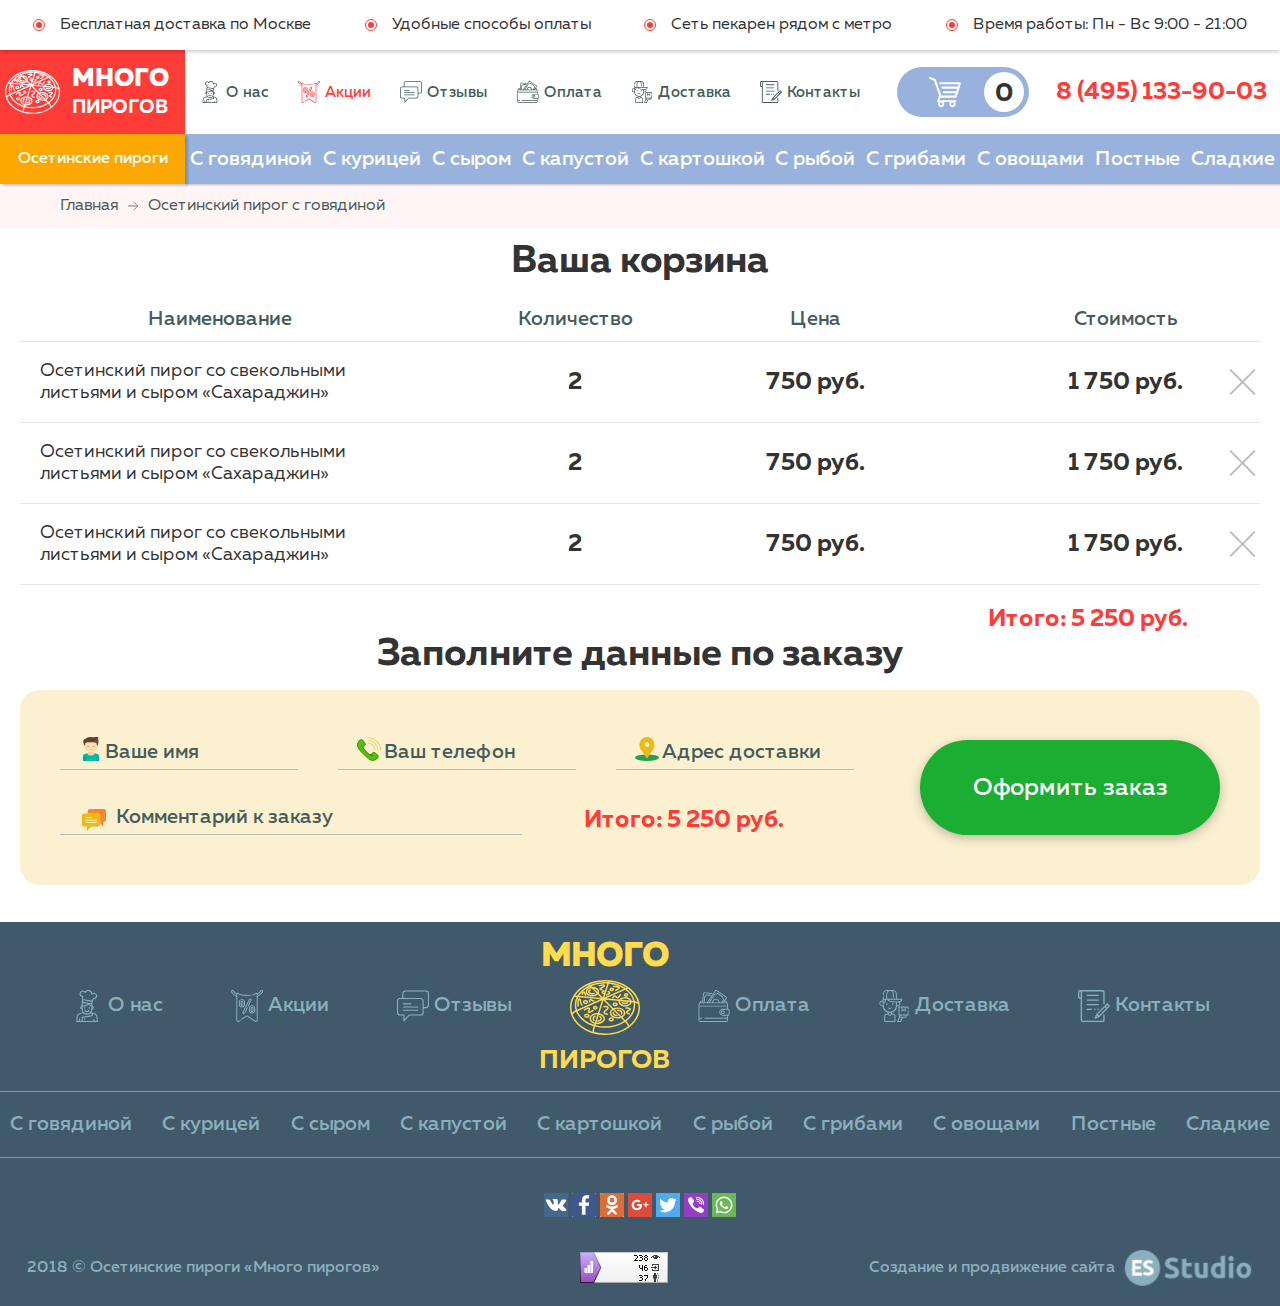
<file: builds/build_ver-Wed_Oct_31_2018_12_16_31/basket.html>
<!DOCTYPE html>
<html class="no-js" lang="ru">

    <head>
        <meta charset="utf-8">
        <meta http-equiv="x-ua-compatible" content="ie=edge">
        <title>default title</title>
        <meta content="" name="description">
        <meta content="" name="keywords">
        <meta name="viewport" content="width=device-width, initial-scale=1.0">
        <meta content="telephone=no" name="format-detection">
        <meta name="HandheldFriendly" content="true">

        <!--[if (gt IE 9)|!(IE)]><!-->
        <link href="static/css/main.css" rel="stylesheet" type="text/css">
        <!--<![endif]-->
        <meta property="og:title" content="#{data.title}">
        <meta property="og:title" content="">
        <meta property="og:url" content="">
        <meta property="og:description" content="">
        <meta property="og:image" content="">
        <meta property="og:image:type" content="image/jpeg">
        <meta property="og:image:width" content="500">
        <meta property="og:image:height" content="300">
        <meta property="twitter:description" content="">
        <link rel="icon" type="image/x-icon" href="favicon.ico">
        <script>
            (function(H){H.className=H.className.replace(/\bno-js\b/,'js')})(document.documentElement)
        </script>
    </head>

    <body class="page">
        <svg xmlns="http://www.w3.org/2000/svg" style="border: 0 !important; clip: rect(0 0 0 0) !important; height: 1px !important; margin: -1px !important; overflow: hidden !important; padding: 0 !important; position: absolute !important; width: 1px !important;"
        class="root-svg-symbols-element">
            <symbol id="chat" viewBox="0 0 60 58">
                <title>chat</title>
                <path d="M54.07 0H15.93A5.94 5.94 0 0 0 10 5.93V14H5.93A5.94 5.94 0 0 0 0 19.93v21.14A5.94 5.94 0 0 0 5.93 47H12v10a1 1 0 0 0 1.74.67L23.44 47h20.63A5.94 5.94 0 0 0 50 41.07V33h4.07A5.94 5.94 0 0 0 60 27.07V5.93A5.94 5.94 0 0 0 54.07 0zM48 41.07A3.93 3.93 0 0 1 44.07 45H23a1 1 0 0 0-.74.33L14 54.41V46a1 1 0 0 0-1-1H5.93A3.93 3.93 0 0 1 2 41.07V19.93A3.93 3.93 0 0 1 5.93 16h38.14A3.93 3.93 0 0 1 48 19.93v21.14zm10-14A3.93 3.93 0 0 1 54.07 31H50V19.93a5.94 5.94 0 0 0-4.17-5.66 5.69 5.69 0 0 0-.57-.15 5.88 5.88 0 0 0-1.19-.12H12V5.93A3.93 3.93 0 0 1 15.93 2h38.14A3.93 3.93 0 0 1 58 5.93z"
                />
                <path d="M12 26h14a1 1 0 0 0 0-2H12a1 1 0 0 0 0 2zm27 4H12a1 1 0 0 0 0 2h27a1 1 0 0 0 0-2zm0 6H12a1 1 0 0 0 0 2h27a1 1 0 0 0 0-2z" />
            </symbol>
            <symbol id="chef" viewBox="0 0 320 480.02">
                <title>chef</title>
                <path d="M243.41 336.82a7.88 7.88 0 0 0-3.42-.82 7.73 7.73 0 0 0-1.6.32c-2.12-.15-4.23-.32-6.4-.32h-8.15a79.52 79.52 0 0 0 16.15-48 24 24 0 0 0 0-48v-31.2l7.7-38.5 13.73-34.3h2.57a48 48 0 1 0-25.34-88.66 60 60 0 0 0-106.81-23.11 48 48 0 1 0-43.85 79.13v39.86l-7.84 39.2a6 6 0 0 0 0 .85c0 .25-.16.47-.16.72v56a24 24 0 0 0 0 48 79.52 79.52 0 0 0 16.15 48h-8.15a88.1 88.1 0 0 0-88 88v48a8 8 0 0 0 8 8h304a8 8 0 0 0 8-8V424a88.07 88.07 0 0 0-76.58-87.18zM79.99 272a8 8 0 0 1 0-16zm144-41.18a48.53 48.53 0 0 1-25-20.21l25 4.17zm1.67-32L97.47 177.5l4.86-24.3 128.2 21.36zm-53 7.38c-12.55 18.48-53.4 24.44-76.69 25.55v-38.3zm75.33 57.8a8 8 0 0 1-8 8v-16a8 8 0 0 1 8 8zm-184-208a31.94 31.94 0 0 1 61-13.3 8.22 8.22 0 0 0 7.36 4.66 8 8 0 0 0 7.25-4.8A44 44 0 0 1 223.99 60c0 1.29-.1 2.55-.19 3.82a8 8 0 0 0 14.4 5.38A31.67 31.67 0 0 1 263.99 56a32 32 0 0 1 0 64h-8a8 8 0 0 0-7.43 5l-13.6 34-130.97-21.75V96a8 8 0 0 0-8-8 32 32 0 0 1-32-32zm32 232v-40.2c20-.85 68.87-5.46 88.38-30.22a63 63 0 0 0 39.62 29.72V288a64 64 0 0 1-128 0zm-16 120v56h-24v-32a8 8 0 0 0-16 0v32h-24v-40a72.08 72.08 0 0 1 72-72h24.16a79.39 79.39 0 0 0 95.68 0h24.16v25.17L86.75 400.13a8 8 0 0 0-6.76 7.87zm224 56h-32v-24a8 8 0 0 0-16 0v24h-160v-49.14l145.25-22.94a8 8 0 0 0 6.75-7.92v-30.12a72.08 72.08 0 0 1 56 70.12v40z"
                />
                <path d="M127.99 256a8 8 0 0 0-8 8v8a8 8 0 0 0 16 0v-8a8 8 0 0 0-8-8zm64 0a8 8 0 0 0-8 8v8a8 8 0 0 0 16 0v-8a8 8 0 0 0-8-8zm6.4 51.22a8 8 0 0 0-11.19-1.6 45.6 45.6 0 0 1-54.4 0 8 8 0 0 0-9.6 12.8 61.66 61.66 0 0 0 73.6 0 8 8 0 0 0 1.59-11.2zM123.99 424a12 12 0 1 0 12 12 12 12 0 0 0-12-12zm0 16a4 4 0 1 1 4-4 4 4 0 0 1-4 4z"
                />
            </symbol>
            <symbol id="contact" viewBox="0 0 512.02 513.2">
                <title>contact</title>
                <path d="M405.35 486.75a5.12 5.12 0 0 1-5.12 5.12H69.56a5.12 5.12 0 0 1-5.53-4.67V34.16a36.49 36.49 0 0 0-1.92-11.63h329.05a14.29 14.29 0 0 1 14.19 14.4V225.2h21.33V37a35.73 35.73 0 0 0-35.52-35.8h-351a29.23 29.23 0 0 0-24.57 3.73A37 37 0 0 0 .02 35.55v77.76a25.71 25.71 0 0 0 24.83 26.56h17.83v346.88a26.45 26.45 0 0 0 26.45 26.45H399.8a26.45 26.45 0 0 0 26.88-26v-91.33h-21.33zM42.68 118.53H24.87c-1.71 0-3.52-2.13-3.52-5.12V35.55a16 16 0 0 1 6.08-13 7.9 7.9 0 0 1 4.59-1.39v1.39h4.48a13.34 13.34 0 0 1 6.19 11.63v84.37z"
                />
                <path d="M508.92 250.48l-33.17-33.17a10.67 10.67 0 0 0-15 0L295.05 383a10.67 10.67 0 0 0-2.13 3.2l-27.63 60.69a10.67 10.67 0 0 0 14.12 14.04l60.69-27.63a10.67 10.67 0 0 0 3.2-2.13l165.62-165.65a10.67 10.67 0 0 0 0-15.04zM296.41 429.79l9.49-21.33 11.41 11.41zm39.25-21.33l-18-17.92 111.89-112L448 296.67zm127-126.93l-18-18 23.57-23.57 18 18zM138.68 75.87h192V97.2h-192zm0 74.66h192v21.33h-192zm0 74.67h192v21.33h-192zm0 74.67h85.33v21.33h-85.33zm117.33 0h21.33v21.33h-21.33zm53.34 0h21.33v21.33h-21.33z"
                />
            </symbol>
            <symbol id="delivery-man" viewBox="0 0 468.35 512">
                <title>delivery-man</title>
                <path d="M198.09 289.84a7.8 7.8 0 0 0-11-11 27.49 27.49 0 0 1-38.88 0 7.8 7.8 0 0 0-11 11 43.1 43.1 0 0 0 61 0zm16.07-46.62a7.8 7.8 0 0 0 7.8-7.8v-23.75a7.805 7.805 0 0 0-15.61 0v23.75a7.8 7.8 0 0 0 7.81 7.8zm-93.1-39.35a7.8 7.8 0 0 0-7.8 7.8v23.75a7.8 7.8 0 0 0 15.6 0v-23.75a7.8 7.8 0 0 0-7.8-7.8z"
                />
                <path d="M208.27 375h-7.54v-14.36a113.2 113.2 0 0 0 79.39-98.18 46.86 46.86 0 0 0 49.8-67.79c27.8-8.7 34.87-25.49 34.87-47.15a7.8 7.8 0 0 0-7.8-7.8h-76.44V67.35A67.43 67.43 0 0 0 213.2 0H122a67.43 67.43 0 0 0-67.32 67.35V75a7.8 7.8 0 1 0 15.6 0v-7.65A51.81 51.81 0 0 1 122 15.61h11.56a67.22 67.22 0 0 0-24.3 51.74v72.39h-39v-33.49a7.8 7.8 0 0 0-15.6 0v63.85a46.88 46.88 0 1 0 .43 92.36 113.12 113.12 0 0 0 79.41 98.24V375H127a49.39 49.39 0 0 0-49.37 49.3v79.9a7.8 7.8 0 0 0 7.8 7.8h164.36a7.8 7.8 0 0 0 7.8-7.8v-79.9a49.38 49.38 0 0 0-49.32-49.3zm111.35-158.68a31.3 31.3 0 0 1-39.07 30.29v-45.45a234.93 234.93 0 0 0 33.4-2.78 31.15 31.15 0 0 1 5.67 17.94zm18.94-42.68c-11.33 8.07-32.86 12-65.81 12-67.16 0-112.45-15.8-125-30.3h201c-1.06 8.59-4.19 14.02-10.19 18.3zM124.9 67.35A51.81 51.81 0 0 1 170.47 16 51.81 51.81 0 0 1 216 67.35v48.27a7.805 7.805 0 1 0 15.61 0V67.35a67.23 67.23 0 0 0-24.3-51.75h5.87a51.8 51.8 0 0 1 51.73 51.75v72.38h-140zm-37.78 88v16.78a24.67 24.67 0 0 1-16.83 23.36v-40.15h16.83zm-71.51 61A31.3 31.3 0 0 1 54.68 186v60.58a31.28 31.28 0 0 1-39.07-30.29zm54.68 36.35v-41.11a40.3 40.3 0 0 0 32.44-39.47v-16.78H130c3.43 10.14 14.56 22.16 43.92 32 24.66 8.31 56.74 13.14 91 13.78v51.51a97.33 97.33 0 0 1-194.66 0zm97.32 112.9a113.16 113.16 0 0 0 17.52-1.36v16.1c0 .54 0 1.08-.08 1.61v.19a17.51 17.51 0 0 1-34.84 0v-.2c0-.53-.08-1.06-.08-1.61v-16.07a114.67 114.67 0 0 0 17.48 1.34zM242 496.39H93.23V424.3A33.76 33.76 0 0 1 127 390.57h9.16a33.11 33.11 0 0 0 63 0h9.16A33.76 33.76 0 0 1 242 424.3z"
                />
                <path d="M460.55 312.21a7.8 7.8 0 0 0 7.8-7.8v-33.64a7.8 7.8 0 0 0-7.8-7.8H315a7.8 7.8 0 0 0-7.8 7.8v128.64a7.8 7.8 0 0 0 7.8 7.8h6.46a36.38 36.38 0 0 0-6.64 21v6.94l-30.54 65.77A7.8 7.8 0 0 0 291.4 512h49.93a7.8 7.8 0 0 0 7.08-4.52l29.16-62.82H408a26.51 26.51 0 0 0 24.16-37.45h28.42a7.8 7.8 0 0 0 7.8-7.8v-63.79a7.805 7.805 0 0 0-15.61 0v56H322.84v-113h31.65v53.67a7.8 7.8 0 0 0 11.63 6.8l21.68-12.29 21.67 12.2a7.8 7.8 0 0 0 11.64-6.8v-53.63h31.64v25.85a7.8 7.8 0 0 0 7.8 7.79zm-124.2 184.18h-32.72l24-51.73h32.73zM408 407.21a10.92 10.92 0 0 1 0 21.84h-77.5v-.86a21 21 0 0 1 21-21zm-2.47-88.34l-13.87-7.82a7.82 7.82 0 0 0-7.67 0l-13.87 7.82v-40.3h35.4z"
                />
            </symbol>
            <symbol id="delivery-truck" viewBox="0 0 512 374.26">
                <title>delivery-truck</title>
                <path d="M414.5 119.65h-32.24L392 8.13v-.65a7.5 7.5 0 0 0-4.52-6.87h-.07l-.51-.19-.19-.07-.43-.11-.28-.11-.39-.06-.36-.05H231a7.5 7.5 0 0 0 0 15h145.32L361.4 186.37l-3.77 43.24H97l4.36-45H151a7.5 7.5 0 0 0 0-15h-48.17l9.2-95h79a7.5 7.5 0 0 0 0-15h-77.54l4.33-44.66H201a7.5 7.5 0 0 0 0-15h-90a7.5 7.5 0 0 0-7.32 5.92v.07c0 .19-.06.38-.09.57s0 .12 0 .18l-5.12 52.89H7.5a7.5 7.5 0 0 0 0 15H97l-9.2 95H61a7.5 7.5 0 1 0 0 15h25.31l-5 51.72-7.75 80v1.53c0 .06.05.39.09.58s0 .11 0 .17.07.28.11.42 0 .2.08.3v.08a7.5 7.5 0 0 0 1.78 2.94l.25.23a7.44 7.44 0 0 0 1.74 1.19l.4.19h.13l.57.21h.05c.22.07.45.12.68.17h.09c.22 0 .44.08.66.1h34.13a57.09 57.09 0 0 0 113.19 0H347.9a57.09 57.09 0 0 0 113.19 0h34.28l.58-.09.24-.06.44-.11.29-.1.37-.14.3-.13.33-.16.3-.16.31-.19.28-.18.3-.22.24-.2.3-.27.2-.2.3-.33.16-.18c.11-.14.21-.28.31-.42l.11-.14c.12-.18.24-.37.34-.57.11-.21.22-.42.31-.64l.07-.19c.06-.15.12-.31.17-.47s.06-.21.09-.32.07-.25.1-.38 0-.23.06-.34 0-.2.05-.3c.32-2.55 6.19-49.67 8.81-80.14v-.09c.76-8.78 1.24-16.18 1.24-20.71a97.61 97.61 0 0 0-97.47-97.33zm-33.54 15h30.68l-3.92 45H377zM171 359.26a42.1 42.1 0 1 1 42.1-42.1 42.15 42.15 0 0 1-42.1 42.1zm233.49 0a42.1 42.1 0 1 1 42.11-42.13 42.15 42.15 0 0 1-42.1 42.13zm83.37-49.61H461.1a57.09 57.09 0 0 0-113.19 0H227.6a57.09 57.09 0 0 0-113.19 0H89.27l6.3-65h268.94a7.38 7.38 0 0 0 .75 0h.14l.58-.09.25-.06.45-.11.29-.1.37-.14.31-.14.33-.16.3-.17.3-.18.28-.2.29-.22.26-.21.28-.25.23-.23.26-.29.2-.24.24-.32.17-.25.21-.35.15-.27c.06-.12.12-.24.17-.36l.13-.29c0-.12.09-.24.13-.36s.08-.21.11-.32.06-.23.09-.35.06-.24.08-.36 0-.24.05-.36 0-.25.05-.37 0 0 0-.05l3.76-43.15h38.78c23 0 33.34 11.91 44.31 24.51 9.05 10.4 19.16 22 36.34 24.84-2.15 23.02-5.71 52.63-7.29 65.6zm8.57-80.68c-11.14-2.27-18-10.11-26.31-19.65-10.39-11.93-23.07-26.5-47.39-29.21l3.88-44.55A82.62 82.62 0 0 1 497 217.13c0 2.84-.21 6.92-.57 11.84z"
                />
                <path d="M171 289.65a27.5 27.5 0 1 0 27.5 27.5 27.53 27.53 0 0 0-27.5-27.5zm0 40a12.5 12.5 0 1 1 12.5-12.5 12.51 12.51 0 0 1-12.5 12.5zm233.5-40a27.5 27.5 0 1 0 27.5 27.48 27.53 27.53 0 0 0-27.5-27.48zm0 40a12.5 12.5 0 1 1 12.5-12.52 12.51 12.51 0 0 1-12.5 12.52zM71 119.66H34.33a7.5 7.5 0 1 0 0 15H71a7.5 7.5 0 1 0 0-15z"
                />
            </symbol>
            <symbol id="menu" viewBox="0 0 344.34 252.22">
                <title>menu</title>
                <path d="M0 0h344.34v29.52H0zm0 110.45h344.34v29.52H0zm0 112.24h344.34v29.53H0z" />
            </symbol>
            <symbol id="next" viewBox="0 0 32.64 26.07">
                <title>next</title>
                <path d="M32.13 13.54H.5a.5.5 0 0 1 0-1h31.64a.5.5 0 1 1 0 1z" />
                <path d="M19.6 26.07a.5.5 0 0 1-.35-.85l12.18-12.18L19.24.86A.52.52 0 0 1 20 .15l12.49 12.57a.5.5 0 0 1 0 .71L20 25.93a.5.5 0 0 1-.4.14z" />
            </symbol>
            <symbol id="ruble-currency-sign" viewBox="0 0 463.75 510.13">
                <title>ruble-currency-sign</title>
                <path d="M11.6 429h81.16v69.57a11.18 11.18 0 0 0 11.6 11.59h60.45a11.44 11.44 0 0 0 8.15-3.27 10.93 10.93 0 0 0 3.44-8.32V429h183a11.16 11.16 0 0 0 11.6-11.59V371a11.18 11.18 0 0 0-11.6-11.59h-183v-42.76h123.22q72.46 0 118.29-44.2t45.83-114.12q0-69.91-45.83-114.12T299.62 0H104.35a11.16 11.16 0 0 0-11.6 11.59v227.9H11.6a11 11 0 0 0-8.33 3.44 11.46 11.46 0 0 0-3.26 8.15v54a11.16 11.16 0 0 0 11.6 11.59h81.16v42.73H11.6A11.18 11.18 0 0 0 0 371v46.38A11.16 11.16 0 0 0 11.6 429zM176.44 77.18h115.94q38.4 0 62 22.46t23.55 58.69q0 36.23-23.55 58.69t-62 22.47H176.44z"
                />
            </symbol>
            <symbol id="sale" viewBox="0 0 511 510.52">
                <title>sale</title>
                <path d="M510.65 18.72c-3.54-19.74-29.35-25.64-41-9A188.13 188.13 0 0 1 425.61 54a11.72 11.72 0 0 0-17-9.31 310.18 310.18 0 0 1-60 23.13 7.564 7.564 0 1 0 4 14.59 327.74 327.74 0 0 0 58-21.76v423.24a11.46 11.46 0 0 1-17.86 9.5L270.35 411a26.57 26.57 0 0 0-29.71 0l-72.69 49a7.565 7.565 0 0 0 8.45 12.55c75.38-50 72.87-50.94 79.09-50.94 6.53 0 1.45-.56 128.73 84.39 17.71 11.91 41.44-.88 41.44-22V107.58c33.23-18.73 61.17-43.08 81.26-71.9a22.62 22.62 0 0 0 3.73-16.96zM494.51 27c-17.3 24.81-40.86 46.12-68.85 63.09V72.27c22.73-15 42-33.13 56.44-53.89A7.56 7.56 0 0 1 494.51 27zM142.86 476.85c-24.36 15.77-25.15 18.53-30.89 18.53a11.53 11.53 0 0 1-11.52-11.49V60.62c68.1 33.44 149.05 41.8 222 28.59a7.57 7.57 0 0 0-2.7-14.89c-72 13-151.62 4.11-217.33-29.66a11.72 11.72 0 0 0-17 9.31A188.11 188.11 0 0 1 41.3 9.72a22.71 22.71 0 0 0-37.24 26c20.09 28.81 48 53.17 81.26 71.9v376.27c0 21.14 23.7 34 41.44 22l24.56-16.55a7.57 7.57 0 0 0-8.46-12.55zM85.32 90.12c-28-17-51.54-38.28-68.84-63.09a7.564 7.564 0 1 1 12.41-8.65c14.48 20.76 33.7 38.9 56.43 53.89z"
                />
                <path d="M287.45 287.44v41.72c0 53.55 63.5 53.09 84.62 33.7 8.57-7.88 13.11-19.52 13.11-33.7v-41.72c0-14.17-4.54-25.83-13.11-33.7-21.07-19.33-84.62-19.94-84.62 33.7zm15.13 0c0-20.14 11.34-30.35 33.73-30.35s33.73 10.21 33.73 30.35v41.72c0 20.14-11.36 30.35-33.73 30.35s-33.73-10.21-33.73-30.35z"
                />
                <path d="M336.32 350.12c14 0 22.09-7.65 22.09-21v-41.68c0-13.32-8-21-22.09-21s-21.8 7.44-21.8 21v41.72c-.01 13.52 7.74 20.96 21.8 20.96zm-6.68-62.68c0-4.44.3-5.84 6.68-5.84 6.67 0 7 1.79 7 5.84v41.72c0 4-.28 5.83-7 5.83-6.37 0-6.68-1.4-6.68-5.83zM174.67 170.62c-14.06 0-21.8 7.44-21.8 21v41.68c0 13.52 7.75 21 21.8 21s22.09-7.65 22.09-21v-41.72c0-13.31-8.05-20.96-22.09-20.96zm7 62.68c0 4-.28 5.84-7 5.84-6.37 0-6.68-1.4-6.68-5.84v-41.72c0-4.43.3-5.83 6.68-5.83 6.67 0 7 1.78 7 5.83z"
                />
                <path d="M223.53 191.58c0-14.17-4.54-25.82-13.11-33.7-17.2-15.79-54.19-15.9-71.5 0-8.57 7.88-13.11 19.52-13.11 33.7v41.72c0 27.59 16.93 45.49 48.87 45.49s48.86-17.87 48.86-45.49zM208.4 233.3c0 20.14-11.34 30.35-33.73 30.35s-33.73-10.21-33.73-30.35v-41.72c0-20.14 11.34-30.35 33.73-30.35s33.73 10.21 33.73 30.35zm80.22-87.03C175 373.86 183 355.8 183 362.43a21.81 21.81 0 0 0 21.79 21.24c8.25 0 15.81-4.45 19.24-11.32l43.17-86.1a7.562 7.562 0 0 0-13.52-6.78l-43.17 86.1c-.89 1.77-3.19 3-5.72 3-4.45 0-8.13-4.39-5.94-8.51L302.2 153c3-5.91 14.6-1.48 11.64 6.42l-46.65 93a7.57 7.57 0 1 0 13.52 6.79c18.78-37.47 46.81-93.36 47-93.79a21.06 21.06 0 0 0-2.91-21.7c-9.8-12.02-29.44-11.72-36.18 2.55z"
                />
            </symbol>
            <symbol id="wallet" viewBox="0 0 495.98 512">
                <title>wallet</title>
                <path d="M479.58 299.89h-7.66v-69a32.4 32.4 0 0 0-13.74-26.48V195a24.75 24.75 0 0 0-24.72-24.72h-5.72l21.89-32.12a23.66 23.66 0 0 0-6.22-32.83L294.87 4.11a23.63 23.63 0 0 0-32.83 6.22l-128.2 188.12H98.16l8.61-87.13a2.58 2.58 0 0 1 1.63-2.17 55.46 55.46 0 0 0 27.06-22 2.57 2.57 0 0 1 2.42-1.15l56 5.53A7.3 7.3 0 1 0 195.27 77l-56-5.53a17.08 17.08 0 0 0-16.17 7.82 40.78 40.78 0 0 1-19.9 16.16 17.05 17.05 0 0 0-11 14.39l-8.75 88.56h-9.3L87.81 60.65a9 9 0 0 1 9.88-8.11l113.08 11.17a7.3 7.3 0 1 0 1.43-14.52L99.13 38a23.66 23.66 0 0 0-25.84 21.21l-11 111.07H43.63A24.75 24.75 0 0 0 18.91 195v6.41A32.46 32.46 0 0 0-.01 230.88v248.7A32.46 32.46 0 0 0 32.42 512h407.07a32.46 32.46 0 0 0 32.43-32.43v-69h7.66a16.42 16.42 0 0 0 16.4-16.4V316.3a16.42 16.42 0 0 0-16.4-16.41zm-46.12-115A10.14 10.14 0 0 1 443.58 195v3.72a32.51 32.51 0 0 0-4.09-.27h-31l9.25-13.58zM274.1 18.55a9 9 0 0 1 5.79-3.79 9.17 9.17 0 0 1 1.7-.16 9 9 0 0 1 5.07 1.57l148.53 101.22a9.05 9.05 0 0 1 2.38 12.56l-46.69 68.51h-11.2l22.89-33.59a17.06 17.06 0 0 0 .8-18.09 40.77 40.77 0 0 1-4.89-25.17 17.06 17.06 0 0 0-7.38-16.37l-77-52.47a17.06 17.06 0 0 0-17.94-.88 40.78 40.78 0 0 1-25.17 4.65 17.27 17.27 0 0 0-16.55 7.36l-91.7 134.56h-11.2zm3.21 123.89a60.2 60.2 0 0 0-60 56h-37l86.1-126.34a2.6 2.6 0 0 1 2.18-1.1h.33a55.47 55.47 0 0 0 34.29-6.33 2.57 2.57 0 0 1 2.67.16l77 52.47a2.58 2.58 0 0 1 1.13 2.43 55.45 55.45 0 0 0 6.65 34.22 2.59 2.59 0 0 1-.14 2.71l-28.53 41.79h-24.7a60.2 60.2 0 0 0-59.98-56.01zm45.35 56h-90.67a45.53 45.53 0 0 1 90.7 0zM33.5 195a10.14 10.14 0 0 1 10.13-10.13h17.25l-1.34 13.58h-26zm-18.91 35.88A17.86 17.86 0 0 1 32.43 213h407.06a17.85 17.85 0 0 1 17.83 17.83v20.24H14.59zm442.74 248.7a17.85 17.85 0 0 1-17.83 17.83H32.43a17.86 17.86 0 0 1-17.84-17.84v-20.24h39.34a7.3 7.3 0 0 0 0-14.59H14.59v-179h442.74v34.18h-69.34a55.4 55.4 0 0 0-49.77 31.18l-.1.18c-.08.16-.14.32-.22.48a55 55 0 0 0-2.76 7.05 55.35 55.35 0 0 0 52.85 71.75h69.37v34.18H100.64a7.3 7.3 0 0 0 0 14.59h356.69zm24.06-85.42a1.81 1.81 0 0 1-1.81 1.81h-91.59a40.78 40.78 0 0 1-35.82-21.34q-.47-.87-.9-1.76-.86-1.78-1.55-3.65a40.78 40.78 0 0 1 0-28q.69-1.87 1.55-3.65.43-.89.9-1.76a40.78 40.78 0 0 1 35.82-21.33h91.62a1.81 1.81 0 0 1 1.81 1.81v77.86z"
                />
                <path d="M389.67 325.63a29.6 29.6 0 1 0 29.6 29.6 29.63 29.63 0 0 0-29.6-29.6zm0 44.61a15 15 0 1 1 15-15 15 15 0 0 1-15 14.99z" />
            </symbol>
        </svg>
        <div class="wrapper">
            <div class="content">
                <header class="page-header">
                    <div class="top">
                        <ul>
                            <li>Бесплатная доставка по Москве<span></span>
                            </li>
                            <li>Удобные способы оплаты<span></span>
                            </li>
                            <li>Сеть пекарен рядом с метро<span></span>
                            </li>
                            <li>Время работы: Пн - Вс 9:00 - 21:00<span></span>
                            </li>
                        </ul>
                    </div>
                    <div class="middle">
                        <div class="logo">
                            <button type="button">
                                <svg class="icon" width="344.34px" height="252.22px">
                                    <use xlink:href="#menu"></use>
                                </svg>

                            </button>
                            <div class="img">
                                <img src="static/img/content/pizza.svg" alt="Картинка">
                            </div>
                            <div class="text">
                                <p>МНОГО</p>
                                <p>ПИРОГОВ</p>
                            </div>
                        </div>
                        <div class="contacts">
                            <ul>
                                <li><a href="#"><span>
            <svg class="icon" width="320px" height="480.02px">
                <use xlink:href="#chef"></use>
            </svg>
        </span>
                    <p>О нас</p></a>
                                </li>
                                <li class="sell"><a href="#"><span>
            <svg class="icon" width="511px" height="510.52px">
                <use xlink:href="#sale"></use>
            </svg>
        </span>
                    <p>Акции</p></a>
                                </li>
                                <li><a href="#"><span>
            <svg class="icon" width="60px" height="58px">
                <use xlink:href="#chat"></use>
            </svg>
        </span>
                    <p>Отзывы</p></a>
                                </li>
                                <li><a href="#"><span>
            <svg class="icon" width="495.98px" height="512px">
                <use xlink:href="#wallet"></use>
            </svg>
        </span>
                    <p>Оплата</p></a>
                                </li>
                                <li><a href="#"><span>
            <svg class="icon" width="468.35px" height="512px">
                <use xlink:href="#delivery-man"></use>
            </svg>
        </span>
                    <p>Доставка</p></a>
                                </li>
                                <li><a href="#"><span>
            <svg class="icon" width="512.02px" height="513.2px">
                <use xlink:href="#contact"></use>
            </svg>
        </span>
                    <p>Контакты</p></a>
                                </li>
                            </ul>
                        </div>
                        <div class="basket"><a href="#"><span class="icon"></span><span class="count">0</span></a>
                        </div><a class="tel" href="tel:84951339003">8 (495) 133-90-03</a>
                    </div>
                    <div class="bottom">
                        <button type="button"></button>
                        <h2 class="title">Осетинские пироги</h2>
                        <nav>
                            <ul>
                                <li><a href="#">С говядиной</a>
                                </li>
                                <li><a href="#">С курицей</a>
                                </li>
                                <li><a href="#">С сыром</a>
                                </li>
                                <li><a href="#">С капустой</a>
                                </li>
                                <li><a href="#">С картошкой</a>
                                </li>
                                <li><a href="#">С рыбой</a>
                                </li>
                                <li><a href="#">С грибами</a>
                                </li>
                                <li><a href="#">С овощами</a>
                                </li>
                                <li><a href="#">Постные</a>
                                </li>
                                <li><a href="#">Сладкие</a>
                                </li>
                            </ul>
                        </nav>
                    </div>
                </header>
                <main class="page-content">
                    <div class="bread">
                        <ul>
                            <li><a href="#">Главная</a><span>
            <svg class="icon" width="32.64px" height="26.07px">
                <use xlink:href="#next"></use>
            </svg>
        </span>
                            </li>
                            <li><a href="#">Осетинский пирог с говядиной</a>
                            </li>
                        </ul>
                    </div>
                    <div class="title title--inner title--center">
                        <h1>Ваша корзина</h1>
                    </div>
                    <div class="basket">
                        <ul class="tit">
                            <li>
                                <p>Наименование</p>
                            </li>
                            <li>
                                <p>Количество</p>
                            </li>
                            <li>
                                <p>Цена</p>
                            </li>
                            <li>
                                <p>Стоимость</p>
                            </li>
                        </ul>
                        <ul class="items">
                            <li>
                                <p class="headline">Осетинский пирог со свекольными листьями и сыром «Сахараджин»</p>
                                <p class="count">2</p>
                                <p class="price">750<span>руб.</span>
                                </p>
                                <p class="total-price"><span>1 750</span>руб.</p>
                                <button class="exit" type="button"></button>
                            </li>
                            <li>
                                <p class="headline">Осетинский пирог со свекольными листьями и сыром «Сахараджин»</p>
                                <p class="count">2</p>
                                <p class="price">750<span>руб.</span>
                                </p>
                                <p class="total-price"><span>1 750</span>руб.</p>
                                <button class="exit" type="button"></button>
                            </li>
                            <li>
                                <p class="headline">Осетинский пирог со свекольными листьями и сыром «Сахараджин»</p>
                                <p class="count">2</p>
                                <p class="price">750<span>руб.</span>
                                </p>
                                <p class="total-price"><span>1 750</span>руб.</p>
                                <button class="exit" type="button"></button>
                            </li>
                        </ul>
                        <div class="total">
                            <p>Итого:<span></span>руб.</p>
                        </div>
                        <h2>Заполните данные по заказу</h2>
                        <form class="basket__order" action="action.php" method="post">
                            <div class="block-left">
                                <ul>
                                    <li>
                                        <input type="text" placeholder="Ваше имя" required><span></span>
                                    </li>
                                    <li>
                                        <input type="tel" placeholder="Ваш телефон" required><span></span>
                                    </li>
                                    <li>
                                        <input type="text" placeholder="Адрес доставки" required><span></span>
                                    </li>
                                </ul>
                                <div class="row">
                                    <div class="textarea">
                                        <textarea placeholder="Комментарий к заказу"></textarea><span></span>
                                    </div>
                                    <p class="total-order">Итого:<span>4 500</span>руб.</p>
                                </div>
                            </div>
                            <button class="submit" type="submit">Оформить заказ</button>
                        </form>
                    </div>
                </main>
            </div>
            <footer class="page-footer">
                <div class="footer-content">
                    <div class="top">
                        <ul class="list1">
                            <li><a href="#"><span>
            <svg class="icon" width="320px" height="480.02px">
                <use xlink:href="#chef"></use>
            </svg>
        </span>
                  <p>О нас</p></a>
                            </li>
                            <li><a href="#"><span>
            <svg class="icon" width="511px" height="510.52px">
                <use xlink:href="#sale"></use>
            </svg>
        </span>
                  <p>Акции</p></a>
                            </li>
                            <li><a href="#"><span>
            <svg class="icon" width="60px" height="58px">
                <use xlink:href="#chat"></use>
            </svg>
        </span>
                  <p>Отзывы</p></a>
                            </li>
                        </ul>
                        <div class="logo">
                            <p class="tit">МНОГО</p>
                            <div class="img">
                                <img src="static/img/content/pizza-footer.svg" alt="Картинка">
                            </div>
                            <p class="text">ПИРОГОВ</p>
                        </div>
                        <ul>
                            <li><a href="#"><span>
            <svg class="icon" width="495.98px" height="512px">
                <use xlink:href="#wallet"></use>
            </svg>
        </span>
                  <p>Оплата</p></a>
                            </li>
                            <li><a href="#"><span>
            <svg class="icon" width="468.35px" height="512px">
                <use xlink:href="#delivery-man"></use>
            </svg>
        </span>
                  <p>Доставка</p></a>
                            </li>
                            <li><a href="#"><span>
            <svg class="icon" width="512.02px" height="513.2px">
                <use xlink:href="#contact"></use>
            </svg>
        </span>
                  <p>Контакты</p></a>
                            </li>
                        </ul>
                    </div>
                    <div class="middle">
                        <div class="row">
                            <div class="tit">
                                <p>Осетинские пироги</p><span></span>
                            </div>
                            <ul>
                                <li><a href="#">С говядиной</a>
                                </li>
                                <li><a href="#">С курицей</a>
                                </li>
                                <li><a href="#">С сыром</a>
                                </li>
                                <li><a href="#">С капустой</a>
                                </li>
                                <li><a href="#">С картошкой</a>
                                </li>
                                <li><a href="#">С рыбой</a>
                                </li>
                                <li><a href="#">С грибами</a>
                                </li>
                                <li><a href="#">С овощами</a>
                                </li>
                                <li><a href="#">Постные</a>
                                </li>
                                <li><a href="#">Сладкие</a>
                                </li>
                            </ul>
                        </div>
                        <ul class="socials">
                            <li>
                                <a href="#"></a>
                            </li>
                            <li>
                                <a href="#"></a>
                            </li>
                            <li>
                                <a href="#"></a>
                            </li>
                            <li>
                                <a href="#"></a>
                            </li>
                            <li>
                                <a href="#"></a>
                            </li>
                            <li>
                                <a href="#"></a>
                            </li>
                            <li>
                                <a href="#"></a>
                            </li>
                        </ul>
                    </div>
                    <div class="bottom">
                        <p class="copy">2018 © Осетинские пироги «Много пирогов»</p><span class="ya"></span>
                        <a href="#">
                            <p>Создание и продвижение сайта</p><span></span>
                        </a>
                    </div>
                </div>
            </footer>
        </div>


        <script src="static/js/main.js"></script>
        <script src="static/js/separate-js/page-header.js"></script>
        <script src="static/js/separate-js/basket.js"></script>
    </body>

</html>
</file>
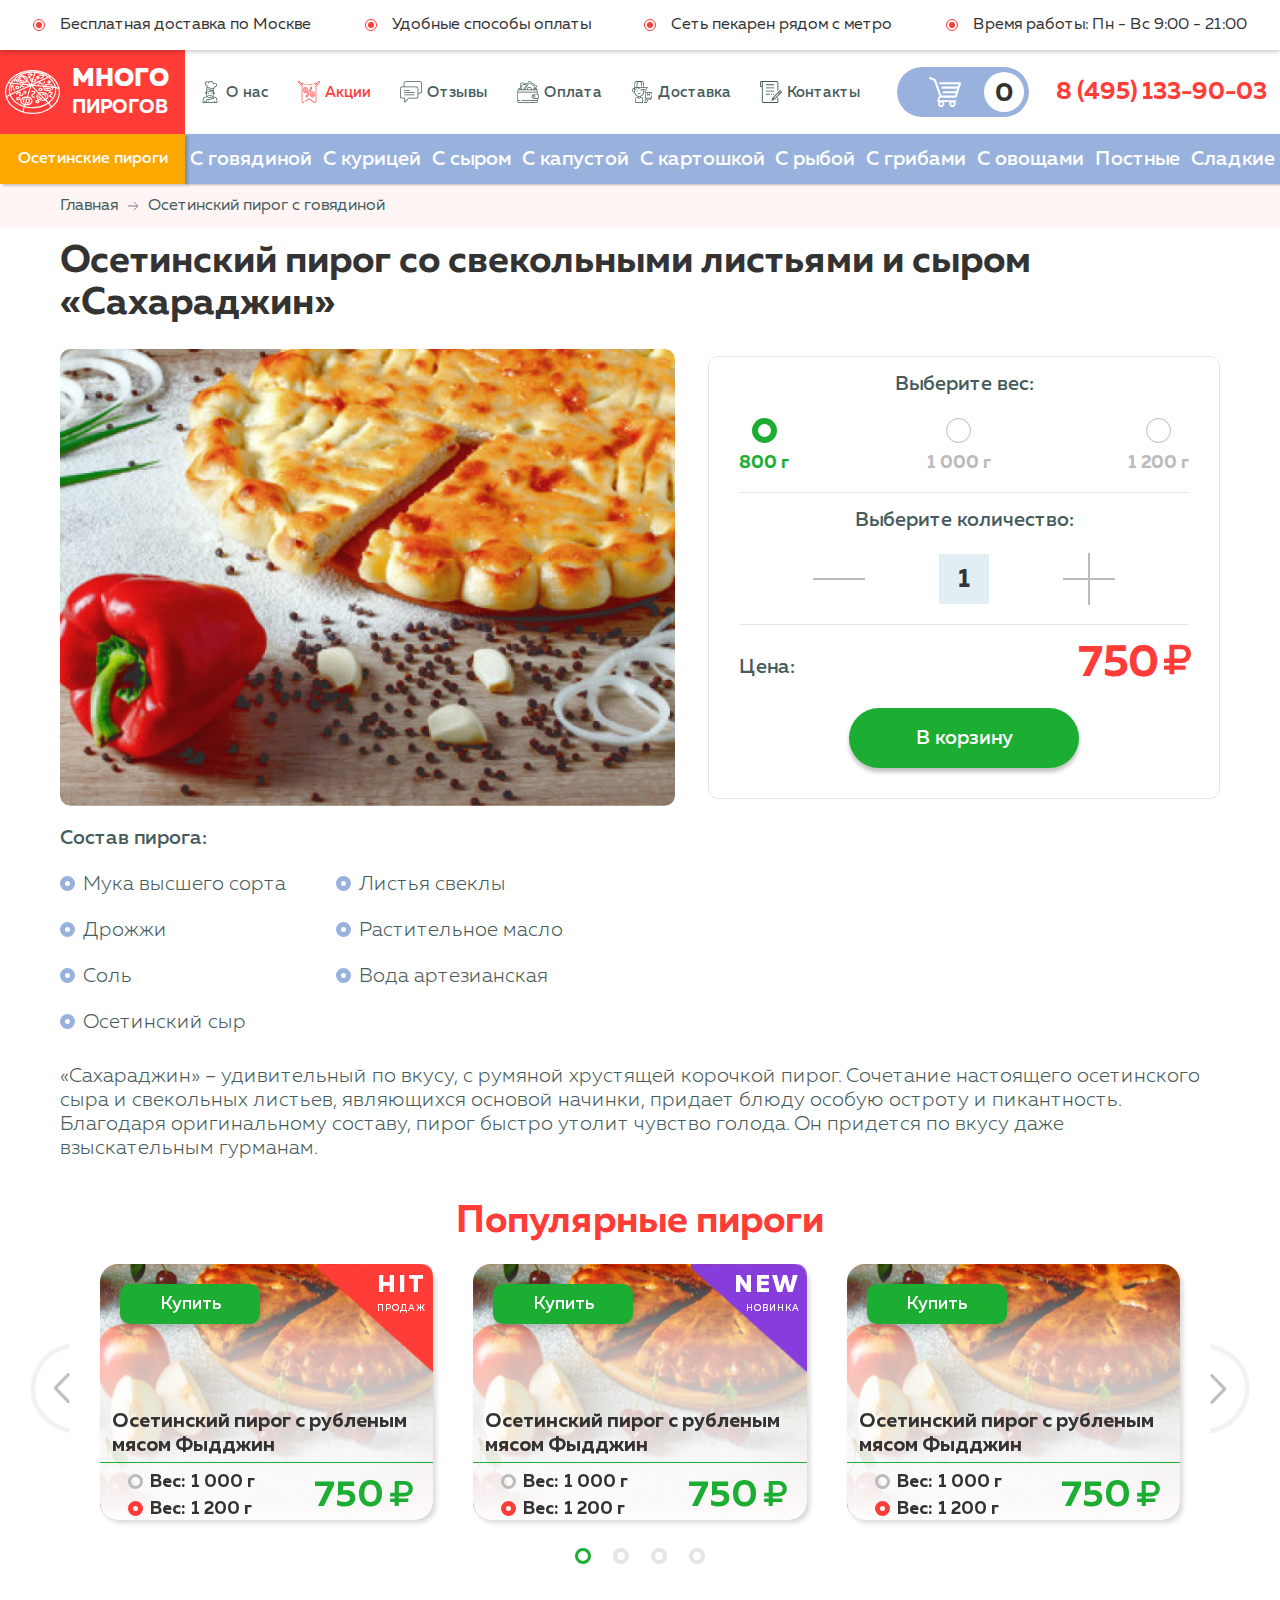
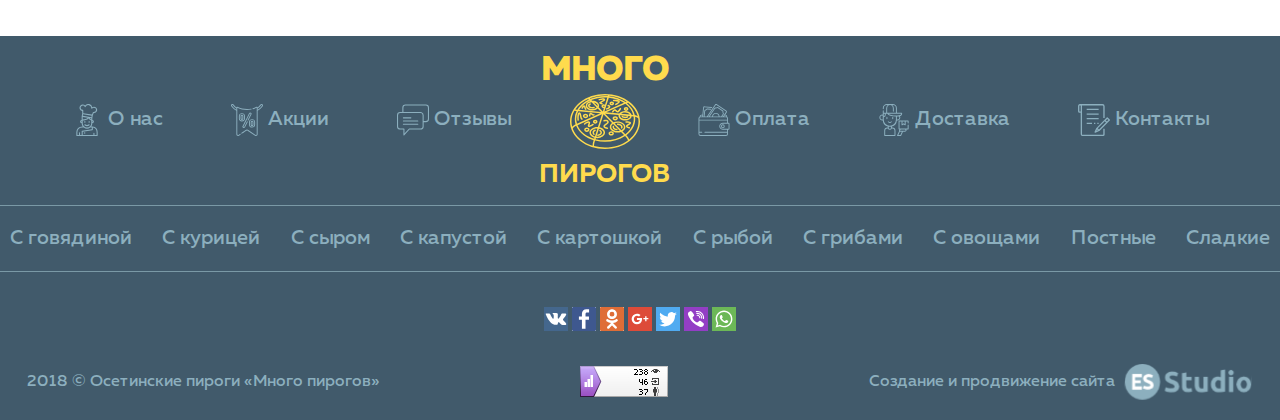
<file: builds/build_ver-Wed_Oct_31_2018_12_16_31/inner.html>
<!DOCTYPE html>
<html class="no-js" lang="ru">

    <head>
        <meta charset="utf-8">
        <meta http-equiv="x-ua-compatible" content="ie=edge">
        <title>default title</title>
        <meta content="" name="description">
        <meta content="" name="keywords">
        <meta name="viewport" content="width=device-width, initial-scale=1.0">
        <meta content="telephone=no" name="format-detection">
        <meta name="HandheldFriendly" content="true">

        <!--[if (gt IE 9)|!(IE)]><!-->
        <link href="static/css/main.css" rel="stylesheet" type="text/css">
        <!--<![endif]-->
        <meta property="og:title" content="#{data.title}">
        <meta property="og:title" content="">
        <meta property="og:url" content="">
        <meta property="og:description" content="">
        <meta property="og:image" content="">
        <meta property="og:image:type" content="image/jpeg">
        <meta property="og:image:width" content="500">
        <meta property="og:image:height" content="300">
        <meta property="twitter:description" content="">
        <link rel="icon" type="image/x-icon" href="favicon.ico">
        <script>
            (function(H){H.className=H.className.replace(/\bno-js\b/,'js')})(document.documentElement)
        </script>
    </head>

    <body class="page">
        <svg xmlns="http://www.w3.org/2000/svg" style="border: 0 !important; clip: rect(0 0 0 0) !important; height: 1px !important; margin: -1px !important; overflow: hidden !important; padding: 0 !important; position: absolute !important; width: 1px !important;"
        class="root-svg-symbols-element">
            <symbol id="chat" viewBox="0 0 60 58">
                <title>chat</title>
                <path d="M54.07 0H15.93A5.94 5.94 0 0 0 10 5.93V14H5.93A5.94 5.94 0 0 0 0 19.93v21.14A5.94 5.94 0 0 0 5.93 47H12v10a1 1 0 0 0 1.74.67L23.44 47h20.63A5.94 5.94 0 0 0 50 41.07V33h4.07A5.94 5.94 0 0 0 60 27.07V5.93A5.94 5.94 0 0 0 54.07 0zM48 41.07A3.93 3.93 0 0 1 44.07 45H23a1 1 0 0 0-.74.33L14 54.41V46a1 1 0 0 0-1-1H5.93A3.93 3.93 0 0 1 2 41.07V19.93A3.93 3.93 0 0 1 5.93 16h38.14A3.93 3.93 0 0 1 48 19.93v21.14zm10-14A3.93 3.93 0 0 1 54.07 31H50V19.93a5.94 5.94 0 0 0-4.17-5.66 5.69 5.69 0 0 0-.57-.15 5.88 5.88 0 0 0-1.19-.12H12V5.93A3.93 3.93 0 0 1 15.93 2h38.14A3.93 3.93 0 0 1 58 5.93z"
                />
                <path d="M12 26h14a1 1 0 0 0 0-2H12a1 1 0 0 0 0 2zm27 4H12a1 1 0 0 0 0 2h27a1 1 0 0 0 0-2zm0 6H12a1 1 0 0 0 0 2h27a1 1 0 0 0 0-2z" />
            </symbol>
            <symbol id="chef" viewBox="0 0 320 480.02">
                <title>chef</title>
                <path d="M243.41 336.82a7.88 7.88 0 0 0-3.42-.82 7.73 7.73 0 0 0-1.6.32c-2.12-.15-4.23-.32-6.4-.32h-8.15a79.52 79.52 0 0 0 16.15-48 24 24 0 0 0 0-48v-31.2l7.7-38.5 13.73-34.3h2.57a48 48 0 1 0-25.34-88.66 60 60 0 0 0-106.81-23.11 48 48 0 1 0-43.85 79.13v39.86l-7.84 39.2a6 6 0 0 0 0 .85c0 .25-.16.47-.16.72v56a24 24 0 0 0 0 48 79.52 79.52 0 0 0 16.15 48h-8.15a88.1 88.1 0 0 0-88 88v48a8 8 0 0 0 8 8h304a8 8 0 0 0 8-8V424a88.07 88.07 0 0 0-76.58-87.18zM79.99 272a8 8 0 0 1 0-16zm144-41.18a48.53 48.53 0 0 1-25-20.21l25 4.17zm1.67-32L97.47 177.5l4.86-24.3 128.2 21.36zm-53 7.38c-12.55 18.48-53.4 24.44-76.69 25.55v-38.3zm75.33 57.8a8 8 0 0 1-8 8v-16a8 8 0 0 1 8 8zm-184-208a31.94 31.94 0 0 1 61-13.3 8.22 8.22 0 0 0 7.36 4.66 8 8 0 0 0 7.25-4.8A44 44 0 0 1 223.99 60c0 1.29-.1 2.55-.19 3.82a8 8 0 0 0 14.4 5.38A31.67 31.67 0 0 1 263.99 56a32 32 0 0 1 0 64h-8a8 8 0 0 0-7.43 5l-13.6 34-130.97-21.75V96a8 8 0 0 0-8-8 32 32 0 0 1-32-32zm32 232v-40.2c20-.85 68.87-5.46 88.38-30.22a63 63 0 0 0 39.62 29.72V288a64 64 0 0 1-128 0zm-16 120v56h-24v-32a8 8 0 0 0-16 0v32h-24v-40a72.08 72.08 0 0 1 72-72h24.16a79.39 79.39 0 0 0 95.68 0h24.16v25.17L86.75 400.13a8 8 0 0 0-6.76 7.87zm224 56h-32v-24a8 8 0 0 0-16 0v24h-160v-49.14l145.25-22.94a8 8 0 0 0 6.75-7.92v-30.12a72.08 72.08 0 0 1 56 70.12v40z"
                />
                <path d="M127.99 256a8 8 0 0 0-8 8v8a8 8 0 0 0 16 0v-8a8 8 0 0 0-8-8zm64 0a8 8 0 0 0-8 8v8a8 8 0 0 0 16 0v-8a8 8 0 0 0-8-8zm6.4 51.22a8 8 0 0 0-11.19-1.6 45.6 45.6 0 0 1-54.4 0 8 8 0 0 0-9.6 12.8 61.66 61.66 0 0 0 73.6 0 8 8 0 0 0 1.59-11.2zM123.99 424a12 12 0 1 0 12 12 12 12 0 0 0-12-12zm0 16a4 4 0 1 1 4-4 4 4 0 0 1-4 4z"
                />
            </symbol>
            <symbol id="contact" viewBox="0 0 512.02 513.2">
                <title>contact</title>
                <path d="M405.35 486.75a5.12 5.12 0 0 1-5.12 5.12H69.56a5.12 5.12 0 0 1-5.53-4.67V34.16a36.49 36.49 0 0 0-1.92-11.63h329.05a14.29 14.29 0 0 1 14.19 14.4V225.2h21.33V37a35.73 35.73 0 0 0-35.52-35.8h-351a29.23 29.23 0 0 0-24.57 3.73A37 37 0 0 0 .02 35.55v77.76a25.71 25.71 0 0 0 24.83 26.56h17.83v346.88a26.45 26.45 0 0 0 26.45 26.45H399.8a26.45 26.45 0 0 0 26.88-26v-91.33h-21.33zM42.68 118.53H24.87c-1.71 0-3.52-2.13-3.52-5.12V35.55a16 16 0 0 1 6.08-13 7.9 7.9 0 0 1 4.59-1.39v1.39h4.48a13.34 13.34 0 0 1 6.19 11.63v84.37z"
                />
                <path d="M508.92 250.48l-33.17-33.17a10.67 10.67 0 0 0-15 0L295.05 383a10.67 10.67 0 0 0-2.13 3.2l-27.63 60.69a10.67 10.67 0 0 0 14.12 14.04l60.69-27.63a10.67 10.67 0 0 0 3.2-2.13l165.62-165.65a10.67 10.67 0 0 0 0-15.04zM296.41 429.79l9.49-21.33 11.41 11.41zm39.25-21.33l-18-17.92 111.89-112L448 296.67zm127-126.93l-18-18 23.57-23.57 18 18zM138.68 75.87h192V97.2h-192zm0 74.66h192v21.33h-192zm0 74.67h192v21.33h-192zm0 74.67h85.33v21.33h-85.33zm117.33 0h21.33v21.33h-21.33zm53.34 0h21.33v21.33h-21.33z"
                />
            </symbol>
            <symbol id="delivery-man" viewBox="0 0 468.35 512">
                <title>delivery-man</title>
                <path d="M198.09 289.84a7.8 7.8 0 0 0-11-11 27.49 27.49 0 0 1-38.88 0 7.8 7.8 0 0 0-11 11 43.1 43.1 0 0 0 61 0zm16.07-46.62a7.8 7.8 0 0 0 7.8-7.8v-23.75a7.805 7.805 0 0 0-15.61 0v23.75a7.8 7.8 0 0 0 7.81 7.8zm-93.1-39.35a7.8 7.8 0 0 0-7.8 7.8v23.75a7.8 7.8 0 0 0 15.6 0v-23.75a7.8 7.8 0 0 0-7.8-7.8z"
                />
                <path d="M208.27 375h-7.54v-14.36a113.2 113.2 0 0 0 79.39-98.18 46.86 46.86 0 0 0 49.8-67.79c27.8-8.7 34.87-25.49 34.87-47.15a7.8 7.8 0 0 0-7.8-7.8h-76.44V67.35A67.43 67.43 0 0 0 213.2 0H122a67.43 67.43 0 0 0-67.32 67.35V75a7.8 7.8 0 1 0 15.6 0v-7.65A51.81 51.81 0 0 1 122 15.61h11.56a67.22 67.22 0 0 0-24.3 51.74v72.39h-39v-33.49a7.8 7.8 0 0 0-15.6 0v63.85a46.88 46.88 0 1 0 .43 92.36 113.12 113.12 0 0 0 79.41 98.24V375H127a49.39 49.39 0 0 0-49.37 49.3v79.9a7.8 7.8 0 0 0 7.8 7.8h164.36a7.8 7.8 0 0 0 7.8-7.8v-79.9a49.38 49.38 0 0 0-49.32-49.3zm111.35-158.68a31.3 31.3 0 0 1-39.07 30.29v-45.45a234.93 234.93 0 0 0 33.4-2.78 31.15 31.15 0 0 1 5.67 17.94zm18.94-42.68c-11.33 8.07-32.86 12-65.81 12-67.16 0-112.45-15.8-125-30.3h201c-1.06 8.59-4.19 14.02-10.19 18.3zM124.9 67.35A51.81 51.81 0 0 1 170.47 16 51.81 51.81 0 0 1 216 67.35v48.27a7.805 7.805 0 1 0 15.61 0V67.35a67.23 67.23 0 0 0-24.3-51.75h5.87a51.8 51.8 0 0 1 51.73 51.75v72.38h-140zm-37.78 88v16.78a24.67 24.67 0 0 1-16.83 23.36v-40.15h16.83zm-71.51 61A31.3 31.3 0 0 1 54.68 186v60.58a31.28 31.28 0 0 1-39.07-30.29zm54.68 36.35v-41.11a40.3 40.3 0 0 0 32.44-39.47v-16.78H130c3.43 10.14 14.56 22.16 43.92 32 24.66 8.31 56.74 13.14 91 13.78v51.51a97.33 97.33 0 0 1-194.66 0zm97.32 112.9a113.16 113.16 0 0 0 17.52-1.36v16.1c0 .54 0 1.08-.08 1.61v.19a17.51 17.51 0 0 1-34.84 0v-.2c0-.53-.08-1.06-.08-1.61v-16.07a114.67 114.67 0 0 0 17.48 1.34zM242 496.39H93.23V424.3A33.76 33.76 0 0 1 127 390.57h9.16a33.11 33.11 0 0 0 63 0h9.16A33.76 33.76 0 0 1 242 424.3z"
                />
                <path d="M460.55 312.21a7.8 7.8 0 0 0 7.8-7.8v-33.64a7.8 7.8 0 0 0-7.8-7.8H315a7.8 7.8 0 0 0-7.8 7.8v128.64a7.8 7.8 0 0 0 7.8 7.8h6.46a36.38 36.38 0 0 0-6.64 21v6.94l-30.54 65.77A7.8 7.8 0 0 0 291.4 512h49.93a7.8 7.8 0 0 0 7.08-4.52l29.16-62.82H408a26.51 26.51 0 0 0 24.16-37.45h28.42a7.8 7.8 0 0 0 7.8-7.8v-63.79a7.805 7.805 0 0 0-15.61 0v56H322.84v-113h31.65v53.67a7.8 7.8 0 0 0 11.63 6.8l21.68-12.29 21.67 12.2a7.8 7.8 0 0 0 11.64-6.8v-53.63h31.64v25.85a7.8 7.8 0 0 0 7.8 7.79zm-124.2 184.18h-32.72l24-51.73h32.73zM408 407.21a10.92 10.92 0 0 1 0 21.84h-77.5v-.86a21 21 0 0 1 21-21zm-2.47-88.34l-13.87-7.82a7.82 7.82 0 0 0-7.67 0l-13.87 7.82v-40.3h35.4z"
                />
            </symbol>
            <symbol id="delivery-truck" viewBox="0 0 512 374.26">
                <title>delivery-truck</title>
                <path d="M414.5 119.65h-32.24L392 8.13v-.65a7.5 7.5 0 0 0-4.52-6.87h-.07l-.51-.19-.19-.07-.43-.11-.28-.11-.39-.06-.36-.05H231a7.5 7.5 0 0 0 0 15h145.32L361.4 186.37l-3.77 43.24H97l4.36-45H151a7.5 7.5 0 0 0 0-15h-48.17l9.2-95h79a7.5 7.5 0 0 0 0-15h-77.54l4.33-44.66H201a7.5 7.5 0 0 0 0-15h-90a7.5 7.5 0 0 0-7.32 5.92v.07c0 .19-.06.38-.09.57s0 .12 0 .18l-5.12 52.89H7.5a7.5 7.5 0 0 0 0 15H97l-9.2 95H61a7.5 7.5 0 1 0 0 15h25.31l-5 51.72-7.75 80v1.53c0 .06.05.39.09.58s0 .11 0 .17.07.28.11.42 0 .2.08.3v.08a7.5 7.5 0 0 0 1.78 2.94l.25.23a7.44 7.44 0 0 0 1.74 1.19l.4.19h.13l.57.21h.05c.22.07.45.12.68.17h.09c.22 0 .44.08.66.1h34.13a57.09 57.09 0 0 0 113.19 0H347.9a57.09 57.09 0 0 0 113.19 0h34.28l.58-.09.24-.06.44-.11.29-.1.37-.14.3-.13.33-.16.3-.16.31-.19.28-.18.3-.22.24-.2.3-.27.2-.2.3-.33.16-.18c.11-.14.21-.28.31-.42l.11-.14c.12-.18.24-.37.34-.57.11-.21.22-.42.31-.64l.07-.19c.06-.15.12-.31.17-.47s.06-.21.09-.32.07-.25.1-.38 0-.23.06-.34 0-.2.05-.3c.32-2.55 6.19-49.67 8.81-80.14v-.09c.76-8.78 1.24-16.18 1.24-20.71a97.61 97.61 0 0 0-97.47-97.33zm-33.54 15h30.68l-3.92 45H377zM171 359.26a42.1 42.1 0 1 1 42.1-42.1 42.15 42.15 0 0 1-42.1 42.1zm233.49 0a42.1 42.1 0 1 1 42.11-42.13 42.15 42.15 0 0 1-42.1 42.13zm83.37-49.61H461.1a57.09 57.09 0 0 0-113.19 0H227.6a57.09 57.09 0 0 0-113.19 0H89.27l6.3-65h268.94a7.38 7.38 0 0 0 .75 0h.14l.58-.09.25-.06.45-.11.29-.1.37-.14.31-.14.33-.16.3-.17.3-.18.28-.2.29-.22.26-.21.28-.25.23-.23.26-.29.2-.24.24-.32.17-.25.21-.35.15-.27c.06-.12.12-.24.17-.36l.13-.29c0-.12.09-.24.13-.36s.08-.21.11-.32.06-.23.09-.35.06-.24.08-.36 0-.24.05-.36 0-.25.05-.37 0 0 0-.05l3.76-43.15h38.78c23 0 33.34 11.91 44.31 24.51 9.05 10.4 19.16 22 36.34 24.84-2.15 23.02-5.71 52.63-7.29 65.6zm8.57-80.68c-11.14-2.27-18-10.11-26.31-19.65-10.39-11.93-23.07-26.5-47.39-29.21l3.88-44.55A82.62 82.62 0 0 1 497 217.13c0 2.84-.21 6.92-.57 11.84z"
                />
                <path d="M171 289.65a27.5 27.5 0 1 0 27.5 27.5 27.53 27.53 0 0 0-27.5-27.5zm0 40a12.5 12.5 0 1 1 12.5-12.5 12.51 12.51 0 0 1-12.5 12.5zm233.5-40a27.5 27.5 0 1 0 27.5 27.48 27.53 27.53 0 0 0-27.5-27.48zm0 40a12.5 12.5 0 1 1 12.5-12.52 12.51 12.51 0 0 1-12.5 12.52zM71 119.66H34.33a7.5 7.5 0 1 0 0 15H71a7.5 7.5 0 1 0 0-15z"
                />
            </symbol>
            <symbol id="menu" viewBox="0 0 344.34 252.22">
                <title>menu</title>
                <path d="M0 0h344.34v29.52H0zm0 110.45h344.34v29.52H0zm0 112.24h344.34v29.53H0z" />
            </symbol>
            <symbol id="next" viewBox="0 0 32.64 26.07">
                <title>next</title>
                <path d="M32.13 13.54H.5a.5.5 0 0 1 0-1h31.64a.5.5 0 1 1 0 1z" />
                <path d="M19.6 26.07a.5.5 0 0 1-.35-.85l12.18-12.18L19.24.86A.52.52 0 0 1 20 .15l12.49 12.57a.5.5 0 0 1 0 .71L20 25.93a.5.5 0 0 1-.4.14z" />
            </symbol>
            <symbol id="ruble-currency-sign" viewBox="0 0 463.75 510.13">
                <title>ruble-currency-sign</title>
                <path d="M11.6 429h81.16v69.57a11.18 11.18 0 0 0 11.6 11.59h60.45a11.44 11.44 0 0 0 8.15-3.27 10.93 10.93 0 0 0 3.44-8.32V429h183a11.16 11.16 0 0 0 11.6-11.59V371a11.18 11.18 0 0 0-11.6-11.59h-183v-42.76h123.22q72.46 0 118.29-44.2t45.83-114.12q0-69.91-45.83-114.12T299.62 0H104.35a11.16 11.16 0 0 0-11.6 11.59v227.9H11.6a11 11 0 0 0-8.33 3.44 11.46 11.46 0 0 0-3.26 8.15v54a11.16 11.16 0 0 0 11.6 11.59h81.16v42.73H11.6A11.18 11.18 0 0 0 0 371v46.38A11.16 11.16 0 0 0 11.6 429zM176.44 77.18h115.94q38.4 0 62 22.46t23.55 58.69q0 36.23-23.55 58.69t-62 22.47H176.44z"
                />
            </symbol>
            <symbol id="sale" viewBox="0 0 511 510.52">
                <title>sale</title>
                <path d="M510.65 18.72c-3.54-19.74-29.35-25.64-41-9A188.13 188.13 0 0 1 425.61 54a11.72 11.72 0 0 0-17-9.31 310.18 310.18 0 0 1-60 23.13 7.564 7.564 0 1 0 4 14.59 327.74 327.74 0 0 0 58-21.76v423.24a11.46 11.46 0 0 1-17.86 9.5L270.35 411a26.57 26.57 0 0 0-29.71 0l-72.69 49a7.565 7.565 0 0 0 8.45 12.55c75.38-50 72.87-50.94 79.09-50.94 6.53 0 1.45-.56 128.73 84.39 17.71 11.91 41.44-.88 41.44-22V107.58c33.23-18.73 61.17-43.08 81.26-71.9a22.62 22.62 0 0 0 3.73-16.96zM494.51 27c-17.3 24.81-40.86 46.12-68.85 63.09V72.27c22.73-15 42-33.13 56.44-53.89A7.56 7.56 0 0 1 494.51 27zM142.86 476.85c-24.36 15.77-25.15 18.53-30.89 18.53a11.53 11.53 0 0 1-11.52-11.49V60.62c68.1 33.44 149.05 41.8 222 28.59a7.57 7.57 0 0 0-2.7-14.89c-72 13-151.62 4.11-217.33-29.66a11.72 11.72 0 0 0-17 9.31A188.11 188.11 0 0 1 41.3 9.72a22.71 22.71 0 0 0-37.24 26c20.09 28.81 48 53.17 81.26 71.9v376.27c0 21.14 23.7 34 41.44 22l24.56-16.55a7.57 7.57 0 0 0-8.46-12.55zM85.32 90.12c-28-17-51.54-38.28-68.84-63.09a7.564 7.564 0 1 1 12.41-8.65c14.48 20.76 33.7 38.9 56.43 53.89z"
                />
                <path d="M287.45 287.44v41.72c0 53.55 63.5 53.09 84.62 33.7 8.57-7.88 13.11-19.52 13.11-33.7v-41.72c0-14.17-4.54-25.83-13.11-33.7-21.07-19.33-84.62-19.94-84.62 33.7zm15.13 0c0-20.14 11.34-30.35 33.73-30.35s33.73 10.21 33.73 30.35v41.72c0 20.14-11.36 30.35-33.73 30.35s-33.73-10.21-33.73-30.35z"
                />
                <path d="M336.32 350.12c14 0 22.09-7.65 22.09-21v-41.68c0-13.32-8-21-22.09-21s-21.8 7.44-21.8 21v41.72c-.01 13.52 7.74 20.96 21.8 20.96zm-6.68-62.68c0-4.44.3-5.84 6.68-5.84 6.67 0 7 1.79 7 5.84v41.72c0 4-.28 5.83-7 5.83-6.37 0-6.68-1.4-6.68-5.83zM174.67 170.62c-14.06 0-21.8 7.44-21.8 21v41.68c0 13.52 7.75 21 21.8 21s22.09-7.65 22.09-21v-41.72c0-13.31-8.05-20.96-22.09-20.96zm7 62.68c0 4-.28 5.84-7 5.84-6.37 0-6.68-1.4-6.68-5.84v-41.72c0-4.43.3-5.83 6.68-5.83 6.67 0 7 1.78 7 5.83z"
                />
                <path d="M223.53 191.58c0-14.17-4.54-25.82-13.11-33.7-17.2-15.79-54.19-15.9-71.5 0-8.57 7.88-13.11 19.52-13.11 33.7v41.72c0 27.59 16.93 45.49 48.87 45.49s48.86-17.87 48.86-45.49zM208.4 233.3c0 20.14-11.34 30.35-33.73 30.35s-33.73-10.21-33.73-30.35v-41.72c0-20.14 11.34-30.35 33.73-30.35s33.73 10.21 33.73 30.35zm80.22-87.03C175 373.86 183 355.8 183 362.43a21.81 21.81 0 0 0 21.79 21.24c8.25 0 15.81-4.45 19.24-11.32l43.17-86.1a7.562 7.562 0 0 0-13.52-6.78l-43.17 86.1c-.89 1.77-3.19 3-5.72 3-4.45 0-8.13-4.39-5.94-8.51L302.2 153c3-5.91 14.6-1.48 11.64 6.42l-46.65 93a7.57 7.57 0 1 0 13.52 6.79c18.78-37.47 46.81-93.36 47-93.79a21.06 21.06 0 0 0-2.91-21.7c-9.8-12.02-29.44-11.72-36.18 2.55z"
                />
            </symbol>
            <symbol id="wallet" viewBox="0 0 495.98 512">
                <title>wallet</title>
                <path d="M479.58 299.89h-7.66v-69a32.4 32.4 0 0 0-13.74-26.48V195a24.75 24.75 0 0 0-24.72-24.72h-5.72l21.89-32.12a23.66 23.66 0 0 0-6.22-32.83L294.87 4.11a23.63 23.63 0 0 0-32.83 6.22l-128.2 188.12H98.16l8.61-87.13a2.58 2.58 0 0 1 1.63-2.17 55.46 55.46 0 0 0 27.06-22 2.57 2.57 0 0 1 2.42-1.15l56 5.53A7.3 7.3 0 1 0 195.27 77l-56-5.53a17.08 17.08 0 0 0-16.17 7.82 40.78 40.78 0 0 1-19.9 16.16 17.05 17.05 0 0 0-11 14.39l-8.75 88.56h-9.3L87.81 60.65a9 9 0 0 1 9.88-8.11l113.08 11.17a7.3 7.3 0 1 0 1.43-14.52L99.13 38a23.66 23.66 0 0 0-25.84 21.21l-11 111.07H43.63A24.75 24.75 0 0 0 18.91 195v6.41A32.46 32.46 0 0 0-.01 230.88v248.7A32.46 32.46 0 0 0 32.42 512h407.07a32.46 32.46 0 0 0 32.43-32.43v-69h7.66a16.42 16.42 0 0 0 16.4-16.4V316.3a16.42 16.42 0 0 0-16.4-16.41zm-46.12-115A10.14 10.14 0 0 1 443.58 195v3.72a32.51 32.51 0 0 0-4.09-.27h-31l9.25-13.58zM274.1 18.55a9 9 0 0 1 5.79-3.79 9.17 9.17 0 0 1 1.7-.16 9 9 0 0 1 5.07 1.57l148.53 101.22a9.05 9.05 0 0 1 2.38 12.56l-46.69 68.51h-11.2l22.89-33.59a17.06 17.06 0 0 0 .8-18.09 40.77 40.77 0 0 1-4.89-25.17 17.06 17.06 0 0 0-7.38-16.37l-77-52.47a17.06 17.06 0 0 0-17.94-.88 40.78 40.78 0 0 1-25.17 4.65 17.27 17.27 0 0 0-16.55 7.36l-91.7 134.56h-11.2zm3.21 123.89a60.2 60.2 0 0 0-60 56h-37l86.1-126.34a2.6 2.6 0 0 1 2.18-1.1h.33a55.47 55.47 0 0 0 34.29-6.33 2.57 2.57 0 0 1 2.67.16l77 52.47a2.58 2.58 0 0 1 1.13 2.43 55.45 55.45 0 0 0 6.65 34.22 2.59 2.59 0 0 1-.14 2.71l-28.53 41.79h-24.7a60.2 60.2 0 0 0-59.98-56.01zm45.35 56h-90.67a45.53 45.53 0 0 1 90.7 0zM33.5 195a10.14 10.14 0 0 1 10.13-10.13h17.25l-1.34 13.58h-26zm-18.91 35.88A17.86 17.86 0 0 1 32.43 213h407.06a17.85 17.85 0 0 1 17.83 17.83v20.24H14.59zm442.74 248.7a17.85 17.85 0 0 1-17.83 17.83H32.43a17.86 17.86 0 0 1-17.84-17.84v-20.24h39.34a7.3 7.3 0 0 0 0-14.59H14.59v-179h442.74v34.18h-69.34a55.4 55.4 0 0 0-49.77 31.18l-.1.18c-.08.16-.14.32-.22.48a55 55 0 0 0-2.76 7.05 55.35 55.35 0 0 0 52.85 71.75h69.37v34.18H100.64a7.3 7.3 0 0 0 0 14.59h356.69zm24.06-85.42a1.81 1.81 0 0 1-1.81 1.81h-91.59a40.78 40.78 0 0 1-35.82-21.34q-.47-.87-.9-1.76-.86-1.78-1.55-3.65a40.78 40.78 0 0 1 0-28q.69-1.87 1.55-3.65.43-.89.9-1.76a40.78 40.78 0 0 1 35.82-21.33h91.62a1.81 1.81 0 0 1 1.81 1.81v77.86z"
                />
                <path d="M389.67 325.63a29.6 29.6 0 1 0 29.6 29.6 29.63 29.63 0 0 0-29.6-29.6zm0 44.61a15 15 0 1 1 15-15 15 15 0 0 1-15 14.99z" />
            </symbol>
        </svg>
        <div class="wrapper">
            <div class="content">
                <header class="page-header">
                    <div class="top">
                        <ul>
                            <li>Бесплатная доставка по Москве<span></span>
                            </li>
                            <li>Удобные способы оплаты<span></span>
                            </li>
                            <li>Сеть пекарен рядом с метро<span></span>
                            </li>
                            <li>Время работы: Пн - Вс 9:00 - 21:00<span></span>
                            </li>
                        </ul>
                    </div>
                    <div class="middle">
                        <div class="logo">
                            <button type="button">
                                <svg class="icon" width="344.34px" height="252.22px">
                                    <use xlink:href="#menu"></use>
                                </svg>

                            </button>
                            <div class="img">
                                <img src="static/img/content/pizza.svg" alt="Картинка">
                            </div>
                            <div class="text">
                                <p>МНОГО</p>
                                <p>ПИРОГОВ</p>
                            </div>
                        </div>
                        <div class="contacts">
                            <ul>
                                <li><a href="#"><span>
            <svg class="icon" width="320px" height="480.02px">
                <use xlink:href="#chef"></use>
            </svg>
        </span>
                    <p>О нас</p></a>
                                </li>
                                <li class="sell"><a href="#"><span>
            <svg class="icon" width="511px" height="510.52px">
                <use xlink:href="#sale"></use>
            </svg>
        </span>
                    <p>Акции</p></a>
                                </li>
                                <li><a href="#"><span>
            <svg class="icon" width="60px" height="58px">
                <use xlink:href="#chat"></use>
            </svg>
        </span>
                    <p>Отзывы</p></a>
                                </li>
                                <li><a href="#"><span>
            <svg class="icon" width="495.98px" height="512px">
                <use xlink:href="#wallet"></use>
            </svg>
        </span>
                    <p>Оплата</p></a>
                                </li>
                                <li><a href="#"><span>
            <svg class="icon" width="468.35px" height="512px">
                <use xlink:href="#delivery-man"></use>
            </svg>
        </span>
                    <p>Доставка</p></a>
                                </li>
                                <li><a href="#"><span>
            <svg class="icon" width="512.02px" height="513.2px">
                <use xlink:href="#contact"></use>
            </svg>
        </span>
                    <p>Контакты</p></a>
                                </li>
                            </ul>
                        </div>
                        <div class="basket"><a href="#"><span class="icon"></span><span class="count">0</span></a>
                        </div><a class="tel" href="tel:84951339003">8 (495) 133-90-03</a>
                    </div>
                    <div class="bottom">
                        <button type="button"></button>
                        <h2 class="title">Осетинские пироги</h2>
                        <nav>
                            <ul>
                                <li><a href="#">С говядиной</a>
                                </li>
                                <li><a href="#">С курицей</a>
                                </li>
                                <li><a href="#">С сыром</a>
                                </li>
                                <li><a href="#">С капустой</a>
                                </li>
                                <li><a href="#">С картошкой</a>
                                </li>
                                <li><a href="#">С рыбой</a>
                                </li>
                                <li><a href="#">С грибами</a>
                                </li>
                                <li><a href="#">С овощами</a>
                                </li>
                                <li><a href="#">Постные</a>
                                </li>
                                <li><a href="#">Сладкие</a>
                                </li>
                            </ul>
                        </nav>
                    </div>
                </header>
                <main class="page-content">
                    <div class="bread">
                        <ul>
                            <li><a href="#">Главная</a><span>
            <svg class="icon" width="32.64px" height="26.07px">
                <use xlink:href="#next"></use>
            </svg>
        </span>
                            </li>
                            <li><a href="#">Осетинский пирог с говядиной</a>
                            </li>
                        </ul>
                    </div>
                    <div class="title title--inner">
                        <h1>Осетинский пирог со свекольными листьями и сыром «Сахараджин»</h1>
                    </div>
                    <div class="inner">
                        <div class="img">
                            <img src="static/img/content/inner-img.jpg" alt="Картинка">
                        </div>
                        <div class="calculate-block">
                            <h3>Выберите вес:</h3>
                            <ul>
                                <li class="active" data-weight="800 г" data-price="750"><span></span>
                                    <p></p>
                                </li>
                                <li data-weight="1 000 г" data-price="800"><span></span>
                                    <p></p>
                                </li>
                                <li data-weight="1 200 г" data-price="1000"><span></span>
                                    <p></p>
                                </li>
                            </ul>
                            <div class="calculate">
                                <h3>Выберите количество:</h3>
                                <div class="row">
                                    <button class="minus" type="button"></button>
                                    <p>1</p>
                                    <button class="plus" type="button"></button>
                                </div>
                            </div>
                            <div class="price">
                                <p>Цена:</p>
                                <p><span>
            <svg class="icon" width="463.75px" height="510.13px">
                <use xlink:href="#ruble-currency-sign"></use>
            </svg>
        </span>
                                </p>
                            </div>
                            <button class="add" type="button">В корзину</button>
                        </div>
                        <div class="description">
                            <h3>Состав пирога:</h3>
                            <div class="row">
                                <ul>
                                    <li>Мука высшего сорта</li>
                                    <li>Дрожжи</li>
                                    <li>Соль</li>
                                    <li>Осетинский сыр</li>
                                </ul>
                                <ul>
                                    <li>Листья свеклы</li>
                                    <li>Растительное масло</li>
                                    <li>Вода артезианская</li>
                                </ul>
                            </div>
                            <p>«Сахараджин» – удивительный по вкусу, с румяной хрустящей корочкой пирог. Сочетание настоящего осетинского сыра и свекольных листьев, являющихся основой начинки, придает блюду особую остроту и пикантность. Благодаря оригинальному
                                составу, пирог быстро утолит чувство голода. Он придется по вкусу даже взыскательным гурманам.</p>
                        </div>
                    </div>
                    <div class="popular">
                        <h2>Популярные пироги</h2>
                        <div class="slider owl-carousel reset-owl">
                            <div class="slider-slide hit">
                                <div class="sell-icon">
                                    <p>HIT</p>
                                    <p>ПРОДАЖ</p>
                                </div>
                                <div class="img">
                                    <img src="static/img/content/popular-img.jpg" alt="Картинка">
                                </div><a class="link" href="#">Купить</a><a class="headline" href="#">Осетинский пирог с рубленым мясом Фыдджин</a>
                                <div class="desc">
                                    <ul>
                                        <li data-weight="1 000 г" data-price="400"><span class="radio-icon"></span>
                                            <p>Вес:<span></span>
                                            </p>
                                        </li>
                                        <li class="active" data-weight="1 200 г" data-price="750"><span class="radio-icon"></span>
                                            <p>Вес:<span></span>
                                            </p>
                                        </li>
                                    </ul>
                                    <p class="price"><span>
            <svg class="icon" width="463.75px" height="510.13px">
                <use xlink:href="#ruble-currency-sign"></use>
            </svg>
        </span>
                                    </p>
                                </div>
                            </div>
                            <div class="slider-slide new">
                                <div class="sell-icon">
                                    <p>NEW</p>
                                    <p>НОВИНКА</p>
                                </div>
                                <div class="img">
                                    <img src="static/img/content/popular-img.jpg" alt="Картинка">
                                </div><a class="link" href="#">Купить</a><a class="headline" href="#">Осетинский пирог с рубленым мясом Фыдджин</a>
                                <div class="desc">
                                    <ul>
                                        <li data-weight="1 000 г" data-price="400"><span class="radio-icon"></span>
                                            <p>Вес:<span></span>
                                            </p>
                                        </li>
                                        <li class="active" data-weight="1 200 г" data-price="750"><span class="radio-icon"></span>
                                            <p>Вес:<span></span>
                                            </p>
                                        </li>
                                    </ul>
                                    <p class="price"><span>
            <svg class="icon" width="463.75px" height="510.13px">
                <use xlink:href="#ruble-currency-sign"></use>
            </svg>
        </span>
                                    </p>
                                </div>
                            </div>
                            <div class="slider-slide">
                                <div class="img">
                                    <img src="static/img/content/popular-img.jpg" alt="Картинка">
                                </div><a class="link" href="#">Купить</a><a class="headline" href="#">Осетинский пирог с рубленым мясом Фыдджин</a>
                                <div class="desc">
                                    <ul>
                                        <li data-weight="1 000 г" data-price="400"><span class="radio-icon"></span>
                                            <p>Вес:<span></span>
                                            </p>
                                        </li>
                                        <li class="active" data-weight="1 200 г" data-price="750"><span class="radio-icon"></span>
                                            <p>Вес:<span></span>
                                            </p>
                                        </li>
                                    </ul>
                                    <p class="price"><span>
            <svg class="icon" width="463.75px" height="510.13px">
                <use xlink:href="#ruble-currency-sign"></use>
            </svg>
        </span>
                                    </p>
                                </div>
                            </div>
                            <div class="slider-slide">
                                <div class="img">
                                    <img src="static/img/content/popular-img.jpg" alt="Картинка">
                                </div><a class="link" href="#">Купить</a><a class="headline" href="#">Осетинский пирог с рубленым мясом Фыдджин</a>
                                <div class="desc">
                                    <ul>
                                        <li data-weight="1 000 г" data-price="400"><span class="radio-icon"></span>
                                            <p>Вес:<span></span>
                                            </p>
                                        </li>
                                        <li class="active" data-weight="1 200 г" data-price="750"><span class="radio-icon"></span>
                                            <p>Вес:<span></span>
                                            </p>
                                        </li>
                                    </ul>
                                    <p class="price"><span>
            <svg class="icon" width="463.75px" height="510.13px">
                <use xlink:href="#ruble-currency-sign"></use>
            </svg>
        </span>
                                    </p>
                                </div>
                            </div>
                            <div class="slider-slide hit">
                                <div class="sell-icon">
                                    <p>HIT</p>
                                    <p>ПРОДАЖ</p>
                                </div>
                                <div class="img">
                                    <img src="static/img/content/popular-img.jpg" alt="Картинка">
                                </div><a class="link" href="#">Купить</a><a class="headline" href="#">Осетинский пирог с рубленым мясом Фыдджин</a>
                                <div class="desc">
                                    <ul>
                                        <li data-weight="1 000 г" data-price="400"><span class="radio-icon"></span>
                                            <p>Вес:<span></span>
                                            </p>
                                        </li>
                                        <li class="active" data-weight="1 200 г" data-price="750"><span class="radio-icon"></span>
                                            <p>Вес:<span></span>
                                            </p>
                                        </li>
                                    </ul>
                                    <p class="price"><span>
            <svg class="icon" width="463.75px" height="510.13px">
                <use xlink:href="#ruble-currency-sign"></use>
            </svg>
        </span>
                                    </p>
                                </div>
                            </div>
                            <div class="slider-slide new">
                                <div class="sell-icon">
                                    <p>NEW</p>
                                    <p>НОВИНКА</p>
                                </div>
                                <div class="img">
                                    <img src="static/img/content/popular-img.jpg" alt="Картинка">
                                </div><a class="link" href="#">Купить</a><a class="headline" href="#">Осетинский пирог с рубленым мясом Фыдджин</a>
                                <div class="desc">
                                    <ul>
                                        <li data-weight="1 000 г" data-price="400"><span class="radio-icon"></span>
                                            <p>Вес:<span></span>
                                            </p>
                                        </li>
                                        <li class="active" data-weight="1 200 г" data-price="750"><span class="radio-icon"></span>
                                            <p>Вес:<span></span>
                                            </p>
                                        </li>
                                    </ul>
                                    <p class="price"><span>
            <svg class="icon" width="463.75px" height="510.13px">
                <use xlink:href="#ruble-currency-sign"></use>
            </svg>
        </span>
                                    </p>
                                </div>
                            </div>
                            <div class="slider-slide">
                                <div class="img">
                                    <img src="static/img/content/popular-img.jpg" alt="Картинка">
                                </div><a class="link" href="#">Купить</a><a class="headline" href="#">Осетинский пирог с рубленым мясом Фыдджин</a>
                                <div class="desc">
                                    <ul>
                                        <li data-weight="1 000 г" data-price="400"><span class="radio-icon"></span>
                                            <p>Вес:<span></span>
                                            </p>
                                        </li>
                                        <li class="active" data-weight="1 200 г" data-price="750"><span class="radio-icon"></span>
                                            <p>Вес:<span></span>
                                            </p>
                                        </li>
                                    </ul>
                                    <p class="price"><span>
            <svg class="icon" width="463.75px" height="510.13px">
                <use xlink:href="#ruble-currency-sign"></use>
            </svg>
        </span>
                                    </p>
                                </div>
                            </div>
                            <div class="slider-slide">
                                <div class="img">
                                    <img src="static/img/content/popular-img.jpg" alt="Картинка">
                                </div><a class="link" href="#">Купить</a><a class="headline" href="#">Осетинский пирог с рубленым мясом Фыдджин</a>
                                <div class="desc">
                                    <ul>
                                        <li data-weight="1 000 г" data-price="400"><span class="radio-icon"></span>
                                            <p>Вес:<span></span>
                                            </p>
                                        </li>
                                        <li class="active" data-weight="1 200 г" data-price="750"><span class="radio-icon"></span>
                                            <p>Вес:<span></span>
                                            </p>
                                        </li>
                                    </ul>
                                    <p class="price"><span>
            <svg class="icon" width="463.75px" height="510.13px">
                <use xlink:href="#ruble-currency-sign"></use>
            </svg>
        </span>
                                    </p>
                                </div>
                            </div>
                            <div class="slider-slide hit">
                                <div class="sell-icon">
                                    <p>HIT</p>
                                    <p>ПРОДАЖ</p>
                                </div>
                                <div class="img">
                                    <img src="static/img/content/popular-img.jpg" alt="Картинка">
                                </div><a class="link" href="#">Купить</a><a class="headline" href="#">Осетинский пирог с рубленым мясом Фыдджин</a>
                                <div class="desc">
                                    <ul>
                                        <li data-weight="1 000 г" data-price="400"><span class="radio-icon"></span>
                                            <p>Вес:<span></span>
                                            </p>
                                        </li>
                                        <li class="active" data-weight="1 200 г" data-price="750"><span class="radio-icon"></span>
                                            <p>Вес:<span></span>
                                            </p>
                                        </li>
                                    </ul>
                                    <p class="price"><span>
            <svg class="icon" width="463.75px" height="510.13px">
                <use xlink:href="#ruble-currency-sign"></use>
            </svg>
        </span>
                                    </p>
                                </div>
                            </div>
                            <div class="slider-slide new">
                                <div class="sell-icon">
                                    <p>NEW</p>
                                    <p>НОВИНКА</p>
                                </div>
                                <div class="img">
                                    <img src="static/img/content/popular-img.jpg" alt="Картинка">
                                </div><a class="link" href="#">Купить</a><a class="headline" href="#">Осетинский пирог с рубленым мясом Фыдджин</a>
                                <div class="desc">
                                    <ul>
                                        <li data-weight="1 000 г" data-price="400"><span class="radio-icon"></span>
                                            <p>Вес:<span></span>
                                            </p>
                                        </li>
                                        <li class="active" data-weight="1 200 г" data-price="750"><span class="radio-icon"></span>
                                            <p>Вес:<span></span>
                                            </p>
                                        </li>
                                    </ul>
                                    <p class="price"><span>
            <svg class="icon" width="463.75px" height="510.13px">
                <use xlink:href="#ruble-currency-sign"></use>
            </svg>
        </span>
                                    </p>
                                </div>
                            </div>
                            <div class="slider-slide">
                                <div class="img">
                                    <img src="static/img/content/popular-img.jpg" alt="Картинка">
                                </div><a class="link" href="#">Купить</a><a class="headline" href="#">Осетинский пирог с рубленым мясом Фыдджин</a>
                                <div class="desc">
                                    <ul>
                                        <li data-weight="1 000 г" data-price="400"><span class="radio-icon"></span>
                                            <p>Вес:<span></span>
                                            </p>
                                        </li>
                                        <li class="active" data-weight="1 200 г" data-price="750"><span class="radio-icon"></span>
                                            <p>Вес:<span></span>
                                            </p>
                                        </li>
                                    </ul>
                                    <p class="price"><span>
            <svg class="icon" width="463.75px" height="510.13px">
                <use xlink:href="#ruble-currency-sign"></use>
            </svg>
        </span>
                                    </p>
                                </div>
                            </div>
                            <div class="slider-slide">
                                <div class="img">
                                    <img src="static/img/content/popular-img.jpg" alt="Картинка">
                                </div><a class="link" href="#">Купить</a><a class="headline" href="#">Осетинский пирог с рубленым мясом Фыдджин</a>
                                <div class="desc">
                                    <ul>
                                        <li data-weight="1 000 г" data-price="400"><span class="radio-icon"></span>
                                            <p>Вес:<span></span>
                                            </p>
                                        </li>
                                        <li class="active" data-weight="1 200 г" data-price="750"><span class="radio-icon"></span>
                                            <p>Вес:<span></span>
                                            </p>
                                        </li>
                                    </ul>
                                    <p class="price"><span>
            <svg class="icon" width="463.75px" height="510.13px">
                <use xlink:href="#ruble-currency-sign"></use>
            </svg>
        </span>
                                    </p>
                                </div>
                            </div>
                        </div>
                    </div>
                </main>
            </div>
            <footer class="page-footer page-footer--inner">
                <div class="footer-content">
                    <div class="top">
                        <ul class="list1">
                            <li><a href="#"><span>
            <svg class="icon" width="320px" height="480.02px">
                <use xlink:href="#chef"></use>
            </svg>
        </span>
                  <p>О нас</p></a>
                            </li>
                            <li><a href="#"><span>
            <svg class="icon" width="511px" height="510.52px">
                <use xlink:href="#sale"></use>
            </svg>
        </span>
                  <p>Акции</p></a>
                            </li>
                            <li><a href="#"><span>
            <svg class="icon" width="60px" height="58px">
                <use xlink:href="#chat"></use>
            </svg>
        </span>
                  <p>Отзывы</p></a>
                            </li>
                        </ul>
                        <div class="logo">
                            <p class="tit">МНОГО</p>
                            <div class="img">
                                <img src="static/img/content/pizza-footer.svg" alt="Картинка">
                            </div>
                            <p class="text">ПИРОГОВ</p>
                        </div>
                        <ul>
                            <li><a href="#"><span>
            <svg class="icon" width="495.98px" height="512px">
                <use xlink:href="#wallet"></use>
            </svg>
        </span>
                  <p>Оплата</p></a>
                            </li>
                            <li><a href="#"><span>
            <svg class="icon" width="468.35px" height="512px">
                <use xlink:href="#delivery-man"></use>
            </svg>
        </span>
                  <p>Доставка</p></a>
                            </li>
                            <li><a href="#"><span>
            <svg class="icon" width="512.02px" height="513.2px">
                <use xlink:href="#contact"></use>
            </svg>
        </span>
                  <p>Контакты</p></a>
                            </li>
                        </ul>
                    </div>
                    <div class="middle">
                        <div class="row">
                            <div class="tit">
                                <p>Осетинские пироги</p><span></span>
                            </div>
                            <ul>
                                <li><a href="#">С говядиной</a>
                                </li>
                                <li><a href="#">С курицей</a>
                                </li>
                                <li><a href="#">С сыром</a>
                                </li>
                                <li><a href="#">С капустой</a>
                                </li>
                                <li><a href="#">С картошкой</a>
                                </li>
                                <li><a href="#">С рыбой</a>
                                </li>
                                <li><a href="#">С грибами</a>
                                </li>
                                <li><a href="#">С овощами</a>
                                </li>
                                <li><a href="#">Постные</a>
                                </li>
                                <li><a href="#">Сладкие</a>
                                </li>
                            </ul>
                        </div>
                        <ul class="socials">
                            <li>
                                <a href="#"></a>
                            </li>
                            <li>
                                <a href="#"></a>
                            </li>
                            <li>
                                <a href="#"></a>
                            </li>
                            <li>
                                <a href="#"></a>
                            </li>
                            <li>
                                <a href="#"></a>
                            </li>
                            <li>
                                <a href="#"></a>
                            </li>
                            <li>
                                <a href="#"></a>
                            </li>
                        </ul>
                    </div>
                    <div class="bottom">
                        <p class="copy">2018 © Осетинские пироги «Много пирогов»</p><span class="ya"></span>
                        <a href="#">
                            <p>Создание и продвижение сайта</p><span></span>
                        </a>
                    </div>
                </div>
            </footer>
        </div>


        <script src="static/js/main.js"></script>
        <script src="https://ajax.googleapis.com/ajax/libs/jquery/3.3.1/jquery.min.js"></script>
        <script src="static/js/separate-js/owl.carousel.min.js"></script>
        <script src="static/js/separate-js/popular.js"></script>
        <script src="static/js/separate-js/page-header.js"></script>
        <script src="static/js/separate-js/inner.js"></script>
    </body>

</html>
</file>
<file: builds/build_ver-Wed_Oct_31_2018_12_16_31/static/css/main.css>
/* normalize.css v3.0.3 | MIT License | github.com/necolas/normalize.css */
html {
  font-family: sans-serif /* 1 */;
  -ms-text-size-adjust: 100% /* 2 */;
  -webkit-text-size-adjust: 100% /* 2 */;
}
body {
  margin: 0;
}
article,
aside,
details,
figcaption,
figure,
footer,
header,
main,
menu,
nav,
section,
summary {
  display: block;
}
audio,
canvas,
progress,
video {
  display: inline-block /* 1 */;
  vertical-align: baseline /* 2 */;
}
audio:not([controls]) {
  display: none;
  height: 0;
}
[hidden],
template {
  display: none;
}
a {
  background-color: transparent;
}
a:active,
a:hover {
  outline: 0;
}
abbr[title] {
  border-bottom: 1px dotted;
}
b,
strong {
  font-weight: bold;
}
dfn {
  font-style: italic;
}
mark {
  background: #ff0;
  color: #000;
}
sub,
sup {
  font-size: 75%;
  line-height: 0;
  position: relative;
  vertical-align: baseline;
}
sup {
  top: -0.5em;
}
sub {
  bottom: -0.25em;
}
img {
  border: 0;
}
svg:not(:root) {
  overflow: hidden;
}
figure {
  margin: 0;
}
hr {
  box-sizing: content-box;
  height: 0;
}
pre {
  overflow: auto;
}
code,
kbd,
pre,
samp {
  font-family: monospace, monospace;
  font-size: 1em;
}
button,
input,
optgroup,
select,
textarea {
  color: inherit /* 1 */;
  font: inherit /* 2 */;
  margin: 0 /* 3 */;
}
fieldset {
  margin: 0;
  padding: 0;
  border: 0;
  outline: 0;
  font-size: 100%;
  vertical-align: baseline;
  background: transparent;
}
button {
  overflow: visible;
}
button,
select {
  text-transform: none;
}
button,
html input[type="button"],
input[type="reset"],
input[type="submit"] {
  -webkit-appearance: button /* 2 */;
  cursor: pointer /* 3 */;
}
button[disabled],
html input[disabled] {
  cursor: default;
}
button::-moz-focus-inner,
input::-moz-focus-inner {
  border: 0;
  padding: 0;
}
input {
  line-height: normal;
}
input[type="checkbox"],
input[type="radio"] {
  box-sizing: border-box /* 1 */;
  padding: 0 /* 2 */;
}
input[type="number"]::-webkit-inner-spin-button,
input[type="number"]::-webkit-outer-spin-button {
  height: auto;
}
input[type="search"] {
  -webkit-appearance: textfield /* 1 */;
  box-sizing: content-box;
}
input[type="search"]::-webkit-search-cancel-button,
input[type="search"]::-webkit-search-decoration {
  -webkit-appearance: none;
}
legend {
  border: 0 /* 1 */;
  padding: 0 /* 2 */;
}
textarea {
  overflow: auto;
}
optgroup {
  font-weight: bold;
}
table {
  border-collapse: collapse;
  border-spacing: 0;
}
td,
th {
  padding: 0;
}
blockquote {
  margin: 0;
}
/* Libraries, which is used in current project. */
/* Libraries, which is used in current project. */
@font-face {
  font-family: 'Muller';
  font-style: normal;
  font-weight: 300;
  src: local('MullerLight'), local('MullerLight'), url("../fonts/Muller/Muller300/MullerLight.woff") format('woff') /* Modern Browsers */;
}
@font-face {
  font-family: 'Muller';
  font-style: normal;
  font-weight: 400;
  src: local('MullerRegular'), local('MullerRegular'), url("../fonts/Muller/Muller400/MullerRegular.woff") format('woff') /* Modern Browsers */;
}
@font-face {
  font-family: 'Muller';
  font-style: normal;
  font-weight: 500;
  src: local('MullerMedium'), local('MullerMedium'), url("../fonts/Muller/Muller500/MullerMedium.woff") format('woff') /* Modern Browsers */;
}
@font-face {
  font-family: 'Muller';
  font-style: normal;
  font-weight: 700;
  src: local('MullerBold'), local('MullerBold'), url("../fonts/Muller/Muller700/MullerBold.woff") format('woff') /* Modern Browsers */;
}
@font-face {
  font-family: 'Muller';
  font-style: normal;
  font-weight: 900;
  src: local('MullerExtraBold'), local('MullerExtraBold'), url("../fonts/Muller/Muller900/MullerExtraBold.woff") format('woff') /* Modern Browsers */;
}
body {
  font-size: 16px;
  line-height: 19px;
  font-weight: 400;
  font-family: sans-serif;
  color: #000;
  font-style: normal;
}
html,
body {
  height: 100%;
}
.wrapper {
  display: -webkit-box;
  display: -ms-flexbox;
  display: flex;
  -webkit-box-orient: vertical;
  -webkit-box-direction: normal;
      -ms-flex-direction: column;
          flex-direction: column;
  max-width: 1920px;
  height: 100%;
  margin: 0 auto;
}
.content {
  -webkit-box-flex: 1;
      -ms-flex: 1 0 auto;
          flex: 1 0 auto;
}
.page-footer {
  -webkit-box-flex: 0;
      -ms-flex: 0 0 auto;
          flex: 0 0 auto;
  margin-top: 37px;
}
.container {
  max-width: 1160px;
  margin: 0 auto;
  padding: 0 20px;
}
img {
  width: 100%;
  height: auto;
}
@media (max-width: 480px) {
  .container {
    padding: 0 10px;
  }
  .page-footer--inner {
    margin-top: 0;
  }
}
/* Plugins, which is used in current project. */
/* Components, which is used in current project. */
/* Additional style files. */
/**
 * Owl Carousel v2.3.4
 * Copyright 2013-2018 David Deutsch
 * Licensed under: SEE LICENSE IN https://github.com/OwlCarousel2/OwlCarousel2/blob/master/LICENSE
 */
/*
 *  Owl Carousel - Core
 */
.owl-carousel {
  display: none;
  width: 100%;
  -webkit-tap-highlight-color: transparent;
  /* position relative and z-index fix webkit rendering fonts issue */
  position: relative;
  z-index: 1; }
  .owl-carousel .owl-stage {
    position: relative;
    -ms-touch-action: pan-Y;
    touch-action: manipulation;
    -moz-backface-visibility: hidden;
    /* fix firefox animation glitch */ }
  .owl-carousel .owl-stage:after {
    content: ".";
    display: block;
    clear: both;
    visibility: hidden;
    line-height: 0;
    height: 0; }
  .owl-carousel .owl-stage-outer {
    position: relative;
    overflow: hidden;
    /* fix for flashing background */
    -webkit-transform: translate3d(0px, 0px, 0px); }
  .owl-carousel .owl-wrapper,
  .owl-carousel .owl-item {
    -webkit-backface-visibility: hidden;
    -moz-backface-visibility: hidden;
    -ms-backface-visibility: hidden;
    -webkit-transform: translate3d(0, 0, 0);
    -moz-transform: translate3d(0, 0, 0);
    -ms-transform: translate3d(0, 0, 0); }
  .owl-carousel .owl-item {
    position: relative;
    min-height: 1px;
    float: left;
    -webkit-backface-visibility: hidden;
    -webkit-tap-highlight-color: transparent;
    -webkit-touch-callout: none; }
  .owl-carousel .owl-item img {
    display: block;
    width: 100%; }
  .owl-carousel .owl-nav.disabled,
  .owl-carousel .owl-dots.disabled {
    display: none; }
  .owl-carousel .owl-nav .owl-prev,
  .owl-carousel .owl-nav .owl-next,
  .owl-carousel .owl-dot {
    cursor: pointer;
    -webkit-user-select: none;
    -moz-user-select: none;
    -ms-user-select: none;
    user-select: none; }
  .owl-carousel .owl-nav button.owl-prev,
  .owl-carousel .owl-nav button.owl-next,
  .owl-carousel button.owl-dot {
    background: none;
    color: inherit;
    border: none;
    padding: 0 !important;
    font: inherit; }
  .owl-carousel.owl-loaded {
    display: block; }
  .owl-carousel.owl-loading {
    opacity: 0;
    display: block; }
  .owl-carousel.owl-hidden {
    opacity: 0; }
  .owl-carousel.owl-refresh .owl-item {
    visibility: hidden; }
  .owl-carousel.owl-drag .owl-item {
    -ms-touch-action: pan-y;
        touch-action: pan-y;
    -webkit-user-select: none;
    -moz-user-select: none;
    -ms-user-select: none;
    user-select: none; }
  .owl-carousel.owl-grab {
    cursor: move;
    cursor: -webkit-grab;
    cursor: grab; }
  .owl-carousel.owl-rtl {
    direction: rtl; }
  .owl-carousel.owl-rtl .owl-item {
    float: right; }

/* No Js */
.no-js .owl-carousel {
  display: block; }

/*
 *  Owl Carousel - Animate Plugin
 */
.owl-carousel .animated {
  -webkit-animation-duration: 1000ms;
          animation-duration: 1000ms;
  -webkit-animation-fill-mode: both;
          animation-fill-mode: both; }

.owl-carousel .owl-animated-in {
  z-index: 0; }

.owl-carousel .owl-animated-out {
  z-index: 1; }

.owl-carousel .fadeOut {
  -webkit-animation-name: fadeOut;
          animation-name: fadeOut; }

@-webkit-keyframes fadeOut {
  0% {
    opacity: 1; }
  100% {
    opacity: 0; } }

@keyframes fadeOut {
  0% {
    opacity: 1; }
  100% {
    opacity: 0; } }

/*
 * 	Owl Carousel - Auto Height Plugin
 */
.owl-height {
  -webkit-transition: height 500ms ease-in-out;
  transition: height 500ms ease-in-out; }

/*
 * 	Owl Carousel - Lazy Load Plugin
 */
.owl-carousel .owl-item {
  /**
			This is introduced due to a bug in IE11 where lazy loading combined with autoheight plugin causes a wrong
			calculation of the height of the owl-item that breaks page layouts
		 */ }
  .owl-carousel .owl-item .owl-lazy {
    opacity: 0;
    -webkit-transition: opacity 400ms ease;
    transition: opacity 400ms ease; }
  .owl-carousel .owl-item .owl-lazy[src^=""], .owl-carousel .owl-item .owl-lazy:not([src]) {
    max-height: 0; }
  .owl-carousel .owl-item img.owl-lazy {
    -webkit-transform-style: preserve-3d;
            transform-style: preserve-3d; }

/*
 * 	Owl Carousel - Video Plugin
 */
.owl-carousel .owl-video-wrapper {
  position: relative;
  height: 100%;
  background: #000; }

.owl-carousel .owl-video-play-icon {
  position: absolute;
  height: 80px;
  width: 80px;
  left: 50%;
  top: 50%;
  margin-left: -40px;
  margin-top: -40px;
  background: url("owl.video.play.png") no-repeat;
  cursor: pointer;
  z-index: 1;
  -webkit-backface-visibility: hidden;
  -webkit-transition: -webkit-transform 100ms ease;
  transition: -webkit-transform 100ms ease;
  transition: transform 100ms ease;
  transition: transform 100ms ease, -webkit-transform 100ms ease; }

.owl-carousel .owl-video-play-icon:hover {
  -webkit-transform: scale(1.3, 1.3);
          transform: scale(1.3, 1.3); }

.owl-carousel .owl-video-playing .owl-video-tn,
.owl-carousel .owl-video-playing .owl-video-play-icon {
  display: none; }

.owl-carousel .owl-video-tn {
  opacity: 0;
  height: 100%;
  background-position: center center;
  background-repeat: no-repeat;
  background-size: contain;
  -webkit-transition: opacity 400ms ease;
  transition: opacity 400ms ease; }

.owl-carousel .owl-video-frame {
  position: relative;
  z-index: 1;
  height: 100%;
  width: 100%; }

/**
 * Owl Carousel v2.3.4
 * Copyright 2013-2018 David Deutsch
 * Licensed under: SEE LICENSE IN https://github.com/OwlCarousel2/OwlCarousel2/blob/master/LICENSE
 */
/*
 * 	Default theme - Owl Carousel CSS File
 */
.owl-theme .owl-nav {
  margin-top: 10px;
  text-align: center;
  -webkit-tap-highlight-color: transparent; }
  .owl-theme .owl-nav [class*='owl-'] {
    color: #FFF;
    font-size: 14px;
    margin: 5px;
    padding: 4px 7px;
    background: #D6D6D6;
    display: inline-block;
    cursor: pointer;
    border-radius: 3px; }
    .owl-theme .owl-nav [class*='owl-']:hover {
      background: #869791;
      color: #FFF;
      text-decoration: none; }
  .owl-theme .owl-nav .disabled {
    opacity: 0.5;
    cursor: default; }

.owl-theme .owl-nav.disabled + .owl-dots {
  margin-top: 10px; }

.owl-theme .owl-dots {
  text-align: center;
  -webkit-tap-highlight-color: transparent; }
  .owl-theme .owl-dots .owl-dot {
    display: inline-block;
    zoom: 1;
    *display: inline; }
    .owl-theme .owl-dots .owl-dot span {
      width: 10px;
      height: 10px;
      margin: 5px 7px;
      background: #D6D6D6;
      display: block;
      -webkit-backface-visibility: visible;
      -webkit-transition: opacity 200ms ease;
      transition: opacity 200ms ease;
      border-radius: 30px; }
    .owl-theme .owl-dots .owl-dot.active span, .owl-theme .owl-dots .owl-dot:hover span {
      background: #869791; }

.reset-owl .owl-nav {
  margin-top: 0;
}
.reset-owl .owl-prev,
.reset-owl .owl-next {
  margin: 0 !important;
}
.reset-owl .owl-prev span,
.reset-owl .owl-next span {
  font-size: 0;
}
.reset-owl .owl-prev:hover,
.reset-owl .owl-next:hover {
  background-color: transparent !important;
}
.reset-owl .owl-prev:focus,
.reset-owl .owl-next:focus {
  outline: none !important;
}
.reset-owl .owl-dot:focus {
  outline: none;
}
.reset-owl .owl-prev,
.reset-owl .owl-next {
  position: relative;
}
.reset-owl .owl-prev span,
.reset-owl .owl-next span {
  display: block;
  width: 20px;
  height: 32px;
}
.reset-owl .owl-prev span::before,
.reset-owl .owl-next span::before,
.reset-owl .owl-prev span::after,
.reset-owl .owl-next span::after {
  position: absolute;
  top: 0;
  left: 0;
  right: 0;
  bottom: 0;
  margin: auto;
  content: '';
  width: 100%;
  height: 5px;
  background-color: #a6a6a6;
}
.reset-owl .owl-prev span::before,
.reset-owl .owl-next span::before {
  top: 12px;
  -webkit-transform: rotate(45deg);
          transform: rotate(45deg);
}
.reset-owl .owl-prev span::after,
.reset-owl .owl-next span::after {
  top: -12px;
  -webkit-transform: rotate(-45deg);
          transform: rotate(-45deg);
}
.reset-owl .owl-next {
  -webkit-transform: rotate(180deg) translateY(-1px);
          transform: rotate(180deg) translateY(-1px);
}
.page-header .bottom {
  display: -webkit-box;
  display: -ms-flexbox;
  display: flex;
}
.page-header .bottom button {
  margin: 0;
  padding: 0;
  box-sizing: border-box;
  background-color: transparent;
  border: none;
  outline: none;
  position: absolute;
  top: 20px;
  left: 20px;
  width: 30px;
  height: 30px;
}
.page-header .bottom button::before,
.page-header .bottom button::after {
  content: '';
  position: absolute;
  top: 0;
  left: 0;
  right: 0;
  bottom: 0;
  width: 100%;
  height: 3px;
  margin: auto;
  background-color: #fff;
}
.page-header .bottom button::before {
  -webkit-transform: rotate(45deg);
          transform: rotate(45deg);
}
.page-header .bottom button::after {
  -webkit-transform: rotate(-45deg);
          transform: rotate(-45deg);
}
.page-header .bottom nav {
  -webkit-box-flex: 1;
      -ms-flex-positive: 1;
          flex-grow: 1;
  width: 50%;
  background-color: #99b2dd;
  box-shadow: 2px 1px 2px 0 rgba(0,0,0,0.25);
}
.page-header .bottom nav ul {
  margin: 0;
  padding: 0;
  list-style: none;
  display: -webkit-box;
  display: -ms-flexbox;
  display: flex;
}
.page-header .bottom nav ul li {
  -webkit-box-flex: 1;
      -ms-flex-positive: 1;
          flex-grow: 1;
}
.page-header .bottom nav ul li a {
  font-family: 'Muller', sans-serif;
  font-size: 20px;
  line-height: 24px;
  font-weight: 500;
  color: #fff;
  text-decoration: none;
  display: block;
  padding: 13px 0;
  text-align: center;
  -webkit-transition: 0.2s ease;
  transition: 0.2s ease;
}
.page-header .bottom nav ul li a:hover {
  background-color: #ff3c38;
}
.page-header .bottom .title {
  margin: 0;
  padding: 0;
  font-family: 'Muller', sans-serif;
  font-size: 20px;
  line-height: 24px;
  font-weight: 500;
  color: #fff;
  position: relative;
  box-sizing: border-box;
  width: 260px;
  padding: 13px 0;
  text-align: center;
  background-color: #fda800;
  box-shadow: 3px 2px 2px 0 rgba(0,0,0,0.2);
}
.page-header .middle {
  position: relative;
  z-index: 1;
  display: -webkit-box;
  display: -ms-flexbox;
  display: flex;
  -webkit-box-align: center;
      -ms-flex-align: center;
          align-items: center;
  padding-right: 1.05%;
}
.page-header .middle .tel {
  font-family: 'Muller', sans-serif;
  font-size: 32px;
  line-height: 36px;
  font-weight: 700;
  color: #ff3c38;
  text-decoration: none;
}
.page-header .middle .basket {
  margin-right: 2.53%;
}
.page-header .middle .basket a {
  box-sizing: border-box;
  display: -webkit-box;
  display: -ms-flexbox;
  display: flex;
  -webkit-box-align: center;
      -ms-flex-align: center;
          align-items: center;
  width: 132px;
  padding: 5px;
  padding-left: 0;
  text-decoration: none;
  background-color: #99b2dd;
  border-radius: 60px;
  -webkit-transition: 0.2s ease;
  transition: 0.2s ease;
}
.page-header .middle .basket a:hover {
  background-color: #f3705a;
}
.page-header .middle .basket a .icon {
  display: block;
  width: 32px;
  height: 32px;
  background-repeat: no-repeat;
  background-size: 32px 32px;
  background-image: url("../img/content/basket.svg");
  margin-left: auto;
  margin-right: 23px;
}
.page-header .middle .basket a .count {
  margin: 0;
  padding: 0;
  font-family: 'Muller', sans-serif;
  font-size: 26px;
  line-height: 30px;
  font-weight: 700;
  color: #333;
  width: 50px;
  height: 50px;
  line-height: 53px;
  text-align: center;
  background-color: #fff;
  border-radius: 50%;
}
.page-header .middle .contacts {
  -webkit-box-flex: 1;
      -ms-flex-positive: 1;
          flex-grow: 1;
  width: 50%;
  padding-left: 3.335%;
  padding-right: 1.46%;
}
.page-header .middle .contacts ul {
  margin: 0;
  padding: 0;
  list-style: none;
  display: -webkit-box;
  display: -ms-flexbox;
  display: flex;
  -webkit-box-pack: justify;
      -ms-flex-pack: justify;
          justify-content: space-between;
}
.page-header .middle .contacts ul li a {
  display: -webkit-box;
  display: -ms-flexbox;
  display: flex;
  -webkit-box-align: center;
      -ms-flex-align: center;
          align-items: center;
  padding: 14px 23px;
  text-decoration: none;
  border-radius: 60px;
  -webkit-transition: 0.2s ease;
  transition: 0.2s ease;
}
.page-header .middle .contacts ul li a:hover {
  background-color: #ff3c38;
}
.page-header .middle .contacts ul li a:hover p {
  color: #fff;
}
.page-header .middle .contacts ul li a:hover span .icon {
  fill: #fff;
}
.page-header .middle .contacts ul li a p {
  margin: 0;
  padding: 0;
  font-family: 'Muller', sans-serif;
  font-size: 20px;
  line-height: 24px;
  font-weight: 500;
  color: #465c5c;
  -webkit-transition: 0.2s ease;
  transition: 0.2s ease;
}
.page-header .middle .contacts ul li a span {
  display: block;
  width: 32px;
  height: 32px;
  margin-right: 5px;
}
.page-header .middle .contacts ul li a span .icon {
  display: block;
  width: 32px;
  height: 32px;
  fill: #465c5c;
  -webkit-transition: 0.2s ease;
  transition: 0.2s ease;
}
.page-header .middle .contacts ul li.sell a span .icon {
  fill: #ff3c38;
}
.page-header .middle .contacts ul li.sell a p {
  color: #ff3c38;
}
.page-header .middle .contacts ul li.sell a:hover {
  background-color: #ff3c38;
}
.page-header .middle .contacts ul li.sell a:hover p {
  color: #fff;
}
.page-header .middle .contacts ul li.sell a:hover span .icon {
  fill: #fff;
}
.page-header .middle .logo {
  display: -webkit-box;
  display: -ms-flexbox;
  display: flex;
  -webkit-box-align: center;
      -ms-flex-align: center;
          align-items: center;
  box-sizing: border-box;
  width: 260px;
  padding: 15px 0;
  padding-left: 22px;
  padding-right: 15px;
  background-color: #ff3c38;
}
.page-header .middle .logo button {
  margin: 0;
  padding: 0;
  box-sizing: border-box;
  background-color: transparent;
  border: none;
  outline: none;
  display: none;
  width: 30px;
  height: 30px;
}
.page-header .middle .logo button .icon {
  display: block;
  width: 30px;
  height: 30px;
  fill: #fff;
}
.page-header .middle .logo .img {
  width: 70px;
  margin-right: 12px;
}
.page-header .middle .logo .img img {
  display: block;
}
.page-header .middle .logo .text p {
  margin: 0;
  padding: 0;
  font-family: 'Muller', sans-serif;
  font-size: 34px;
  line-height: 38px;
  font-weight: 900;
  color: #fff;
  margin-bottom: 2px;
}
.page-header .middle .logo .text p:last-child {
  margin: 0;
  padding: 0;
  font-family: 'Muller', sans-serif;
  font-size: 26px;
  line-height: 30px;
  font-weight: 700;
  color: #fff;
  margin-bottom: 0;
}
.page-header .top {
  position: relative;
  z-index: 2;
  padding: 15px 2.559%;
  box-shadow: 0px 2px 4px 0px rgba(0,0,0,0.2);
}
.page-header .top ul {
  margin: 0;
  padding: 0;
  list-style: none;
  display: -webkit-box;
  display: -ms-flexbox;
  display: flex;
  -webkit-box-pack: justify;
      -ms-flex-pack: justify;
          justify-content: space-between;
}
.page-header .top ul li {
  margin: 0;
  padding: 0;
  font-family: 'Muller', sans-serif;
  font-size: 16px;
  line-height: 20px;
  font-weight: 400;
  color: #333;
  display: -webkit-box;
  display: -ms-flexbox;
  display: flex;
  -webkit-box-orient: horizontal;
  -webkit-box-direction: reverse;
      -ms-flex-direction: row-reverse;
          flex-direction: row-reverse;
  -webkit-box-align: center;
      -ms-flex-align: center;
          align-items: center;
}
.page-header .top ul li span {
  position: relative;
  box-sizing: border-box;
  width: 12px;
  height: 12px;
  margin-right: 15px;
  border: 1px solid #ff3c38;
  border-radius: 50%;
}
.page-header .top ul li span::before {
  position: absolute;
  top: 0;
  left: 0;
  right: 0;
  bottom: 0;
  margin: auto;
  content: '';
  width: 6px;
  height: 6px;
  background-color: #ff3c38;
  border-radius: 50%;
}
@media (max-width: 1770px) {
  .page-header .middle .logo {
    padding-left: 5px;
    padding-right: 0;
    width: 235px;
  }
  .page-header .middle .contacts {
    padding-left: 0.335%;
    padding-right: 0.46%;
  }
  .page-header .middle .basket {
    margin-right: 0.53%;
  }
  .page-header .bottom .title {
    width: 235px;
  }
}
@media (max-width: 1640px) {
  .page-header .middle .logo {
    width: 185px;
  }
  .page-header .middle .logo .img {
    width: 55px;
  }
  .page-header .middle .logo .text p {
    font-size: 25px;
    line-height: 29px;
  }
  .page-header .middle .logo .text p:last-child {
    font-size: 19px;
    line-height: 23px;
  }
  .page-header .middle .contacts ul li a {
    padding: 7px 10px;
  }
  .page-header .middle .contacts ul li a span {
    width: 22px;
    height: 22px;
  }
  .page-header .middle .contacts ul li a span .icon {
    width: 22px;
    height: 22px;
  }
  .page-header .middle .contacts ul li a p {
    font-size: 15px;
    line-height: 19px;
  }
  .page-header .middle .basket a .count {
    width: 40px;
    height: 40px;
    line-height: 45px;
  }
  .page-header .middle .tel {
    font-size: 24px;
    line-height: 28px;
  }
  .page-header .bottom .title {
    width: 185px;
    font-size: 16px;
    line-height: 24px;
  }
}
@media (max-width: 1260px) {
  .page-header .bottom .title {
    display: none;
  }
}
@media (max-width: 1190px) {
  .page-header {
    padding-top: 57px;
  }
  .page-header .top {
    display: none;
  }
  .page-header .middle .logo .img {
    margin-right: 14px;
    margin-left: auto;
  }
  .page-header .middle .logo .text {
    display: none;
  }
  .page-header .middle .logo button {
    display: block;
  }
  .page-header .middle .logo {
    width: 125px;
    padding: 7px 0;
    padding-left: 8px;
    -webkit-box-ordinal-group: 2;
        -ms-flex-order: 1;
            order: 1;
    cursor: pointer;
  }
  .page-header .bottom {
    display: none;
  }
  .page-header .bottom.open {
    display: -webkit-box;
    display: -ms-flexbox;
    display: flex;
    position: fixed;
    top: 0;
    left: 0;
    bottom: 0;
    right: 0;
    z-index: 20;
  }
  .page-header .bottom.open nav {
    display: -webkit-box;
    display: -ms-flexbox;
    display: flex;
    -webkit-box-pack: center;
        -ms-flex-pack: center;
            justify-content: center;
    -webkit-box-align: center;
        -ms-flex-align: center;
            align-items: center;
  }
  .page-header .bottom.open nav ul {
    -webkit-box-orient: vertical;
    -webkit-box-direction: normal;
        -ms-flex-direction: column;
            flex-direction: column;
    width: 100%;
  }
  .page-header .middle {
    position: fixed;
    -webkit-box-pack: justify;
        -ms-flex-pack: justify;
            justify-content: space-between;
    padding-right: 5px;
    box-shadow: 0px 2px 4px 0px rgba(0,0,0,0.2);
    left: 0;
    right: 0;
    top: 0;
    z-index: 10;
    background-color: #fff;
  }
  .page-header .middle .contacts {
    display: none;
  }
  .page-header .middle .basket {
    -webkit-box-ordinal-group: 4;
        -ms-flex-order: 3;
            order: 3;
    margin-right: 0;
    margin-left: 0;
  }
  .page-header .middle .basket a {
    width: 86px;
  }
  .page-header .middle .basket a .icon {
    width: 22px;
    height: 22px;
    background-size: 22px 22px;
    margin-right: 9px;
  }
  .page-header .middle .basket a .count {
    width: 30px;
    height: 30px;
    line-height: 33px;
    font-size: 19px;
  }
  .page-header .middle .tel {
    -webkit-box-ordinal-group: 3;
        -ms-flex-order: 2;
            order: 2;
  }
}
@media (max-width: 480px) {
  .page-header {
    padding-top: 45px;
  }
  .page-header .middle .logo {
    width: 85px;
    padding: 9px 0;
    padding-left: 8px;
  }
  .page-header .middle .logo button {
    width: 20px;
    height: 20px;
  }
  .page-header .middle .logo button .icon {
    width: 20px;
    height: 20px;
  }
  .page-header .middle .logo .img {
    width: 35px;
    margin-right: 10px;
  }
  .page-header .middle .tel {
    font-size: 17px;
    line-height: 21px;
  }
}
@media (max-width: 320px) {
  .page-header .middle .tel {
    font-size: 13px;
    line-height: 17px;
  }
}
.page-content__goods-container {
  display: -webkit-box;
  display: -ms-flexbox;
  display: flex;
  -ms-flex-wrap: wrap;
      flex-wrap: wrap;
  max-width: 1740px;
  margin: 0 auto;
}
.page-content__order {
  display: -webkit-box;
  display: -ms-flexbox;
  display: flex;
  -webkit-box-orient: vertical;
  -webkit-box-direction: normal;
      -ms-flex-direction: column;
          flex-direction: column;
  min-height: 822px;
  margin-bottom: 40px;
  padding: 0 5%;
  background-image: url("../img/content/order-bg.jpg");
  background-repeat: no-repeat;
  background-size: cover;
}
.page-content__order a {
  font-family: 'Muller', sans-serif;
  font-size: 22px;
  line-height: 26px;
  font-weight: 500;
  color: #333;
  text-decoration: none;
  box-sizing: border-box;
  display: inline-block;
  min-width: 350px;
  margin: 0 auto;
  margin-bottom: 52px;
  padding: 17px 5px;
  text-align: center;
  background-color: #ffdb4d;
  box-shadow: 0px 3px 5px 0px rgba(0,0,0,0.5);
  border-radius: 60px;
  -webkit-transition: 0.2s ease;
  transition: 0.2s ease;
}
.page-content__order a:hover {
  background-color: #fda800;
}
.page-content__order .row {
  display: -webkit-box;
  display: -ms-flexbox;
  display: flex;
  -webkit-box-pack: justify;
      -ms-flex-pack: justify;
          justify-content: space-between;
  margin: auto 0;
}
.page-content__order .row ul {
  margin: 0;
  padding: 0;
  list-style: none;
}
.page-content__order .row ul li {
  display: -webkit-box;
  display: -ms-flexbox;
  display: flex;
  -webkit-box-align: center;
      -ms-flex-align: center;
          align-items: center;
  margin-bottom: 50px;
}
.page-content__order .row ul li:last-child {
  margin-bottom: 0;
}
.page-content__order .row ul li span {
  display: block;
  width: 10px;
  height: 10px;
  margin-right: 15px;
  background-color: #fff;
  border-radius: 50%;
}
.page-content__order .row ul li p {
  margin: 0;
  padding: 0;
  font-family: 'Muller', sans-serif;
  font-size: 32px;
  line-height: 36px;
  font-weight: 500;
  color: #fff;
  position: relative;
  padding-bottom: 2px;
}
.page-content__order .row ul li p::after {
  content: '';
  position: absolute;
  left: 0;
  bottom: 0;
  width: 100%;
  height: 1px;
  background-color: rgba(255,255,255,0.5);
}
@media (max-width: 1760px) {
  .page-content__goods-container {
    padding: 0 10px;
  }
}
@media (max-width: 1530px) {
  .page-content__order {
    min-height: 702px;
  }
}
@media (max-width: 1370px) {
  .page-content__order {
    padding: 0 15px;
    min-height: auto;
    padding-top: 80px;
    padding-bottom: 130px;
    position: relative;
  }
  .page-content__order .row {
    -webkit-box-pack: justify;
        -ms-flex-pack: justify;
            justify-content: space-between;
  }
  .page-content__order .row ul li {
    margin-bottom: 17px;
  }
  .page-content__order .row ul li span {
    width: 7px;
    height: 7px;
    margin-right: 10px;
  }
  .page-content__order .row ul li p {
    font-size: 18px;
    line-height: 22px;
  }
  .page-content__order a {
    padding: 7px 5px;
    position: absolute;
    left: 0;
    right: 0;
    margin: auto;
    bottom: 20px;
    width: 200px;
  }
}
@media (max-width: 1000px) {
  .page-content__order {
    background-image: url("../img/content/order-bg-tablet.jpg");
  }
}
@media (max-width: 768px) {
  .page-content__order {
    padding-top: 32px;
    padding-bottom: 80px;
  }
}
@media (max-width: 630px) {
  .page-content__order {
    background-image: url("../img/content/order-bg-mobile.jpg");
    padding-top: 20px;
    padding-bottom: 10px;
  }
  .page-content__order .row {
    -webkit-box-orient: vertical;
    -webkit-box-direction: normal;
        -ms-flex-direction: column;
            flex-direction: column;
    margin-bottom: 20px;
  }
  .page-content__order .row ul {
    display: -webkit-box;
    display: -ms-flexbox;
    display: flex;
    -webkit-box-orient: vertical;
    -webkit-box-direction: normal;
        -ms-flex-direction: column;
            flex-direction: column;
    -webkit-box-align: center;
        -ms-flex-align: center;
            align-items: center;
    margin-bottom: 17px;
  }
  .page-content__order .row ul:last-child {
    margin-bottom: 0;
  }
  .page-content__order .row ul li span {
    display: none;
  }
  .page-content__order a {
    position: static;
  }
}
@media (max-width: 420px) {
  .page-content__order a {
    width: 100%;
    min-width: inherit;
  }
}
.prom {
  display: -webkit-box;
  display: -ms-flexbox;
  display: flex;
  -webkit-box-pack: end;
      -ms-flex-pack: end;
          justify-content: flex-end;
  margin-bottom: 21px;
  padding-top: 24px;
  padding-right: 3.55%;
  padding-bottom: 32px;
  background-image: url("../img/content/prom-bg.jpg");
  background-repeat: no-repeat;
  background-size: cover;
}
.prom .img {
  width: 300px;
  -ms-flex-item-align: end;
      align-self: flex-end;
}
.prom .desc {
  display: -webkit-box;
  display: -ms-flexbox;
  display: flex;
  -webkit-box-orient: vertical;
  -webkit-box-direction: normal;
      -ms-flex-direction: column;
          flex-direction: column;
  -webkit-box-align: center;
      -ms-flex-align: center;
          align-items: center;
  width: 620px;
  margin-bottom: 10px;
}
.prom .desc .tit p {
  margin: 0;
  padding: 0;
  font-family: 'Muller', sans-serif;
  font-size: 64px;
  line-height: 68px;
  font-weight: 700;
  color: #ff3c38;
  text-align: center;
}
.prom .desc .tit p:nth-child(1) {
  margin-bottom: 15px;
}
.prom .desc .link {
  font-family: 'Muller', sans-serif;
  font-size: 22px;
  line-height: 26px;
  font-weight: 400;
  color: #fff;
  text-decoration: none;
  box-sizing: border-box;
  display: inline-block;
  min-width: 260px;
  padding: 17px 5px;
  text-align: center;
  background-color: #ff3c38;
  box-shadow: 0 4px 4px 0 rgba(0,0,0,0.25);
  border-radius: 60px;
  -webkit-transition: 0.2s ease;
  transition: 0.2s ease;
}
.prom .desc .link:hover {
  background-color: #d4100c;
}
.prom .desc .text2 {
  margin-bottom: 11px;
}
.prom .desc .text2 p {
  margin: 0;
  padding: 0;
  font-family: 'Muller', sans-serif;
  font-size: 42px;
  line-height: 46px;
  font-weight: 700;
  color: #ff3c38;
  text-align: center;
}
.prom .desc .text2 p:nth-child(1) {
  margin-bottom: 2px;
}
.prom .desc .text {
  margin: 0;
  padding: 0;
  font-family: 'Muller', sans-serif;
  font-size: 32px;
  line-height: 36px;
  font-weight: 500;
  color: #333;
  margin-bottom: 12px;
  text-align: center;
}
.prom .desc .delivery {
  display: -webkit-box;
  display: -ms-flexbox;
  display: flex;
  -webkit-box-align: center;
      -ms-flex-align: center;
          align-items: center;
  margin-bottom: 15px;
}
.prom .desc .delivery p {
  margin: 0;
  padding: 0;
  font-family: 'Muller', sans-serif;
  font-size: 28px;
  line-height: 32px;
  font-weight: 700;
  color: #1cad33;
  margin-right: 11px;
  padding-top: 10px;
  border-top: 1px solid #1cad33;
}
.prom .desc .delivery span {
  display: block;
  width: 64px;
  height: 64px;
}
.prom .desc .delivery span .icon {
  width: 64px;
  height: 64px;
  fill: #1cad33;
}
@media (max-width: 1450px) {
  .prom {
    background-size: 100% 100%;
  }
}
@media (max-width: 1000px) {
  .prom {
    background-image: url("../img/content/prom-bg-tablet.jpg");
    -webkit-box-pack: center;
        -ms-flex-pack: center;
            justify-content: center;
    padding-bottom: 15px;
  }
  .prom .img {
    -ms-flex-item-align: center;
        -ms-grid-row-align: center;
        align-self: center;
    width: 170px;
  }
  .prom .desc .tit p {
    font-size: 44px;
    line-height: 48px;
  }
  .prom .desc .tit p:nth-child(1) {
    margin-bottom: 3px;
  }
  .prom .desc .delivery {
    margin-bottom: 7px;
  }
  .prom .desc .delivery p {
    font-size: 18px;
    line-height: 22px;
  }
  .prom .desc .delivery span {
    width: 44px;
    height: 44px;
  }
  .prom .desc .delivery span .icon {
    width: 44px;
    height: 44px;
  }
  .prom .desc .text {
    font-size: 20px;
    line-height: 24px;
  }
  .prom .desc .text2 p {
    font-size: 28px;
    line-height: 32px;
  }
  .prom .desc .link {
    padding: 10px 5px;
  }
}
@media (max-width: 700px) {
  .prom {
    -webkit-box-orient: vertical;
    -webkit-box-direction: normal;
        -ms-flex-direction: column;
            flex-direction: column;
    -webkit-box-align: center;
        -ms-flex-align: center;
            align-items: center;
    padding-left: 10px;
    padding-right: 10px;
  }
  .prom .img {
    display: none;
  }
  .prom .desc {
    width: 100%;
    margin-bottom: 5px;
  }
}
@media (max-width: 480px) {
  .prom {
    padding-top: 8px;
  }
  .prom .desc .tit p {
    font-size: 28px;
    line-height: 32px;
  }
  .prom .desc .delivery p {
    font-size: 14px;
    line-height: 18px;
    padding-top: 4px;
  }
  .prom .desc .delivery span {
    width: 34px;
    height: 34px;
  }
  .prom .desc .delivery span .icon {
    width: 34px;
    height: 34px;
  }
  .prom .desc .text {
    font-size: 17px;
    line-height: 21px;
    margin-bottom: 5px;
  }
  .prom .desc .text2 p {
    font-size: 25px;
    line-height: 29px;
  }
}
@media (max-width: 320px) {
  .prom .desc .delivery p {
    margin-right: 0;
  }
  .prom .desc .delivery span {
    display: none;
  }
}
.title {
  box-sizing: border-box;
  max-width: 1740px;
  margin: 0 auto;
  margin-bottom: 12px;
  padding: 0 20px;
}
.title h1,
.title h2 {
  margin: 0;
  padding: 0;
  font-family: 'Muller', sans-serif;
  font-size: 38px;
  line-height: 42px;
  font-weight: 700;
  color: #333;
  text-align: center;
}
.title p {
  margin: 0;
  padding: 0;
  font-family: 'Muller', sans-serif;
  font-size: 20px;
  line-height: 24px;
  font-weight: 300;
  color: #333;
}
.title--inner {
  margin-bottom: 25px;
  padding: 0 4.69%;
  max-width: inherit;
}
.title--inner h1,
.title--inner h2 {
  text-align: left;
}
.title--center h1,
.title--center h2 {
  text-align: center;
}
@media (max-width: 1180px) {
  .title--inner {
    padding-left: 20px;
    padding-right: 20px;
  }
}
@media (max-width: 880px) {
  .title--inner {
    margin-bottom: 15px;
  }
}
@media (max-width: 480px) {
  .title {
    padding: 0 10px;
  }
  .title h1,
  .title h2 {
    font-size: 22px;
    line-height: 26px;
  }
  .title p {
    font-size: 16px;
    line-height: 20px;
  }
}
.cart-good {
  box-sizing: border-box;
  padding: 20px;
  border: 1px solid #bbb;
  border-radius: 10px;
}
.cart-good--index {
  display: -webkit-box;
  display: -ms-flexbox;
  display: flex;
  -webkit-box-orient: vertical;
  -webkit-box-direction: normal;
      -ms-flex-direction: column;
          flex-direction: column;
  width: 390px;
  margin-right: 60px;
  margin-bottom: 60px;
}
.cart-good--index:nth-child(4n) {
  margin-right: 0;
}
.cart-good--index .desc {
  margin-top: auto;
}
.cart-good--new .img,
.cart-good--hit .img {
  position: relative;
}
.cart-good--new .img .new,
.cart-good--hit .img .new,
.cart-good--new .img .hit,
.cart-good--hit .img .hit {
  position: absolute;
  top: 0;
  right: 0;
  box-sizing: border-box;
  width: 116px;
  height: 105px;
  background-repeat: no-repeat;
  background-position: top right;
  background-size: cover;
}
.cart-good--new .img .new p,
.cart-good--hit .img .new p,
.cart-good--new .img .hit p,
.cart-good--hit .img .hit p {
  margin: 0;
  padding: 0;
  font-family: 'Muller', sans-serif;
  font-size: 24px;
  line-height: 28px;
  font-weight: 900;
  color: #fff;
  text-align: right;
}
.cart-good--new .img .new p:nth-child(1),
.cart-good--hit .img .new p:nth-child(1),
.cart-good--new .img .hit p:nth-child(1),
.cart-good--hit .img .hit p:nth-child(1) {
  margin-bottom: 2px;
  letter-spacing: 2px;
}
.cart-good--new .img .new p:nth-child(2),
.cart-good--hit .img .new p:nth-child(2),
.cart-good--new .img .hit p:nth-child(2),
.cart-good--hit .img .hit p:nth-child(2) {
  font-size: 9px;
  line-height: 13px;
  font-weight: 500;
  letter-spacing: 1px;
}
.cart-good--hit .hit {
  padding-top: 6px;
  padding-right: 7px;
  background-image: url("../img/content/hit.png");
}
.cart-good--new .new {
  padding-top: 6px;
  padding-right: 7px;
  background-image: url("../img/content/new.png");
}
.cart-good .desc {
  padding-top: 3px;
  border-top: 1px solid #e5e5e5;
}
.cart-good .desc h3 {
  margin: 0;
  padding: 0;
  font-family: 'Muller', sans-serif;
  font-size: 16px;
  line-height: 20px;
  font-weight: 400;
  color: #ff3c38;
  margin-bottom: 15px;
  padding-left: 8px;
}
.cart-good .desc ul {
  margin: 0;
  padding: 0;
  list-style: none;
  display: -webkit-box;
  display: -ms-flexbox;
  display: flex;
  -webkit-box-pack: justify;
      -ms-flex-pack: justify;
          justify-content: space-between;
}
.cart-good .desc ul li {
  position: relative;
  display: -webkit-box;
  display: -ms-flexbox;
  display: flex;
  -webkit-box-orient: vertical;
  -webkit-box-direction: normal;
      -ms-flex-direction: column;
          flex-direction: column;
  -webkit-box-align: center;
      -ms-flex-align: center;
          align-items: center;
  cursor: pointer;
}
.cart-good .desc ul li::before {
  content: '';
  position: absolute;
  top: -20px;
  left: 50%;
  z-index: 1;
  box-sizing: border-box;
  width: 150px;
  height: 230px;
  margin-left: -75px;
  background-color: #fff;
  box-shadow: 5px 5px 4px 0 rgba(0,0,0,0.12);
  border: 1px solid #e5e5e5;
  border-radius: 100px 100px 10px 10px;
  opacity: 0;
  -webkit-transition: 0.2s ease;
  transition: 0.2s ease;
}
.cart-good .desc ul li .calculate {
  position: absolute;
  bottom: -98px;
  z-index: 2;
  display: -webkit-box;
  display: -ms-flexbox;
  display: flex;
  -webkit-box-orient: vertical;
  -webkit-box-direction: normal;
      -ms-flex-direction: column;
          flex-direction: column;
  -webkit-box-align: center;
      -ms-flex-align: center;
          align-items: center;
  width: 127px;
}
.cart-good .desc ul li .calculate .add {
  margin: 0;
  padding: 0;
  box-sizing: border-box;
  background-color: transparent;
  border: none;
  outline: none;
  margin: 0;
  padding: 0;
  font-family: 'Muller', sans-serif;
  font-size: 20px;
  line-height: 24px;
  font-weight: 500;
  color: #fff;
  width: 100%;
  padding: 8px 0;
  text-align: center;
  background-color: #1cad33;
  box-shadow: 0px 3px 11px 0px rgba(0,0,0,0.25);
  border-radius: 10px;
  -webkit-transition: 0.2s ease;
  transition: 0.2s ease;
}
.cart-good .desc ul li .calculate .add:hover {
  background-color: #158727;
}
.cart-good .desc ul li .calculate .row {
  display: -webkit-box;
  display: -ms-flexbox;
  display: flex;
  -webkit-box-pack: center;
      -ms-flex-pack: center;
          justify-content: center;
  -webkit-box-align: center;
      -ms-flex-align: center;
          align-items: center;
  width: 100px;
  margin-bottom: 15px;
}
.cart-good .desc ul li .calculate .row button {
  margin: 0;
  padding: 0;
  box-sizing: border-box;
  background-color: transparent;
  border: none;
  outline: none;
  position: relative;
  -webkit-box-flex: 1;
      -ms-flex-positive: 1;
          flex-grow: 1;
  width: 24px;
  height: 24px;
}
.cart-good .desc ul li .calculate .row button::before,
.cart-good .desc ul li .calculate .row button::after {
  position: absolute;
  top: 0;
  left: 0;
  right: 0;
  bottom: 0;
  margin: auto;
  content: '';
  width: 100%;
  height: 2px;
  background-color: #bbb;
}
.cart-good .desc ul li .calculate .row button::before {
  -webkit-transform: rotate(-90deg);
          transform: rotate(-90deg);
}
.cart-good .desc ul li .calculate .row button.minus::before {
  display: none;
}
.cart-good .desc ul li .calculate .row .val {
  margin: 0;
  padding: 0;
  font-family: 'Muller', sans-serif;
  font-size: 22px;
  line-height: 26px;
  font-weight: 700;
  color: #333;
  box-sizing: border-box;
  width: 35px;
  height: 35px;
  margin: 0 7px;
  line-height: 36px;
  text-align: center;
  border: 1px solid #e5e5e5;
  border-radius: 3px;
}
.cart-good .desc ul li .calculate.close {
  position: absolute;
  width: 1px;
  height: 1px;
  margin: -1px;
  border: 0;
  padding: 0;
  white-space: nowrap;
  -webkit-clip-path: inset(100%);
  clip-path: inset(100%);
  clip: rect(0 0 0 0);
  overflow: hidden;
}
.cart-good .desc ul li .radio-icon {
  position: relative;
  box-sizing: border-box;
  display: block;
  width: 25px;
  height: 25px;
  margin-bottom: 8px;
  border: 1px solid #bbb;
  border-radius: 50%;
}
.cart-good .desc ul li .radio-icon::before {
  position: absolute;
  top: 0;
  left: 0;
  right: 0;
  bottom: 0;
  margin: auto;
  content: '';
  display: none;
  width: 13px;
  height: 13px;
  background-color: #1cad33;
  border-radius: 50%;
}
.cart-good .desc ul li .weight {
  margin: 0;
  padding: 0;
  font-family: 'Muller', sans-serif;
  font-size: 18px;
  line-height: 22px;
  font-weight: 700;
  color: #bbb;
  margin-bottom: 5px;
  text-align: center;
}
.cart-good .desc ul li .price {
  margin: 0;
  padding: 0;
  font-family: 'Muller', sans-serif;
  font-size: 38px;
  line-height: 42px;
  font-weight: 700;
  color: #bbb;
  text-align: center;
}
.cart-good .desc ul li .price span {
  display: inline-block;
  width: 26px;
  height: 26px;
  margin-left: 5px;
}
.cart-good .desc ul li .price span .icon {
  display: block;
  width: 26px;
  height: 26px;
  fill: #bbb;
}
.cart-good .desc ul li.hover::before {
  opacity: 1;
}
.cart-good .desc ul li.hover .radio-icon {
  position: relative;
  z-index: 2;
  border: 3px solid #1cad33;
}
.cart-good .desc ul li.hover .radio-icon::before {
  display: block;
}
.cart-good .desc ul li.hover .weight {
  position: relative;
  z-index: 2;
  color: #333;
}
.cart-good .desc ul li.hover .price {
  position: relative;
  z-index: 2;
  color: #ff3c38;
}
.cart-good .desc ul li.hover .price span .icon {
  fill: #ff3c38;
}
.cart-good .headline {
  font-family: 'Muller', sans-serif;
  font-size: 20px;
  line-height: 24px;
  font-weight: 700;
  color: #333;
  text-decoration: none;
  display: block;
  margin-bottom: 7px;
  padding-left: 20px;
}
.cart-good .headline:hover {
  color: #00c;
  text-decoration: underline;
}
.cart-good .img {
  margin-bottom: 8px;
}
.cart-good .img img {
  display: block;
  border-radius: 19px;
}
@media (max-width: 1760px) {
  .cart-good--index {
    width: 23.4%;
    margin-right: 2%;
  }
}
@media (max-width: 1590px) {
  .cart-good--index {
    width: 31.9%;
    margin-bottom: 20px;
  }
  .cart-good--index:nth-child(3n) {
    margin-right: 0;
  }
  .cart-good--index:nth-child(4n) {
    margin-right: 2%;
  }
}
@media (max-width: 1170px) {
  .cart-good--index {
    width: 48.9%;
  }
  .cart-good--index:nth-child(2n) {
    margin-right: 0;
  }
  .cart-good--index:nth-child(3n) {
    margin-right: 2%;
  }
  .cart-good--index:nth-child(4n) {
    margin-right: 0;
  }
  .cart-good--index:nth-child(6n) {
    margin-right: 0;
  }
}
@media (max-width: 780px) {
  .cart-good .desc ul li .price {
    font-size: 26px;
    line-height: 30px;
  }
  .cart-good .desc ul li .price span {
    width: 16px;
    height: 16px;
  }
  .cart-good .desc ul li .price span .icon {
    width: 16px;
    height: 16px;
  }
  .cart-good .desc ul li::before {
    width: 100px;
    margin-left: -50px;
    height: 192px;
  }
  .cart-good .desc ul li .calculate {
    width: 82px;
    bottom: -70px;
  }
  .cart-good .desc ul li .calculate .row {
    width: 82px;
  }
  .cart-good .desc ul li .calculate .row button {
    width: 20px;
    height: 20px;
    -webkit-box-flex: 0;
        -ms-flex-positive: 0;
            flex-grow: 0;
  }
  .cart-good .desc ul li .calculate .row .val {
    width: 24px;
    height: 24px;
    line-height: 25px;
    font-size: 18px;
    margin: 0 5px;
  }
  .cart-good .desc ul li .calculate .add {
    font-size: 13px;
    line-height: 17px;
    padding: 6px 0;
  }
}
@media (max-width: 700px) {
  .cart-good {
    padding: 10px;
  }
  .cart-good .headline {
    font-size: 17px;
    line-height: 21px;
    padding-left: 10px;
  }
}
@media (max-width: 570px) {
  .cart-good--index {
    width: 100%;
    margin-right: 0 !important;
  }
  .cart-good .desc ul {
    -ms-flex-pack: distribute;
        justify-content: space-around;
  }
}
.popular {
  margin-bottom: 35px;
  padding: 0 90px;
}
.popular h2 {
  margin: 0;
  padding: 0;
  font-family: 'Muller', sans-serif;
  font-size: 38px;
  line-height: 42px;
  font-weight: 700;
  color: #ff3c38;
  margin-bottom: 22px;
  text-align: center;
}
.popular .slider {
  position: relative;
}
.popular .slider .owl-stage-outer {
  padding-bottom: 7px;
}
.popular .slider .owl-dots {
  display: -webkit-box;
  display: -ms-flexbox;
  display: flex;
  -webkit-box-pack: center;
      -ms-flex-pack: center;
          justify-content: center;
  margin-top: 21px;
}
.popular .slider .owl-dots .owl-dot {
  box-sizing: border-box;
  display: block;
  width: 16px;
  height: 16px;
  margin-right: 22px;
  border: 4px solid #e5e5e5;
  border-radius: 50%;
  -webkit-transition: 0.2s ease;
  transition: 0.2s ease;
}
.popular .slider .owl-dots .owl-dot:hover {
  border-color: #1cad33;
}
.popular .slider .owl-dots .owl-dot.active {
  border: 3px solid #1cad33;
}
.popular .slider .owl-dots .owl-dot:last-child {
  margin-right: 0;
}
.popular .slider .owl-nav {
  position: absolute;
  top: 0;
  left: 0;
  right: 0;
  bottom: 0;
  margin: auto;
  top: -52px;
  left: -60px;
  right: -60px;
  display: -webkit-box;
  display: -ms-flexbox;
  display: flex;
  -webkit-box-pack: justify;
      -ms-flex-pack: justify;
          justify-content: space-between;
  -webkit-box-align: center;
      -ms-flex-align: center;
          align-items: center;
  height: 1px;
}
.popular .slider .owl-prev,
.popular .slider .owl-next {
  width: 40px;
  height: 90px;
  background-image: url("../img/content/slider-button.png") !important;
  background-repeat: no-repeat !important;
  background-size: 40px 90px !important;
}
.popular .slider .owl-prev span::before,
.popular .slider .owl-next span::before,
.popular .slider .owl-prev span::after,
.popular .slider .owl-next span::after {
  display: none;
}
.popular .slider .slider-slide {
  position: relative;
  display: -webkit-box;
  display: -ms-flexbox;
  display: flex;
  -webkit-box-orient: vertical;
  -webkit-box-direction: normal;
      -ms-flex-direction: column;
          flex-direction: column;
  background-image: -webkit-linear-gradient(rgba(255,255,255,0) 0.79%, rgba(255,255,255,0.675) 33.7%, rgba(255,252,252,0.889) 77.42%, #fffcfc 100%);
  background-image: linear-gradient(rgba(255,255,255,0) 0.79%, rgba(255,255,255,0.675) 33.7%, rgba(255,252,252,0.889) 77.42%, #fffcfc 100%);
  box-shadow: 3px 3px 5px 0px rgba(0,0,0,0.15);
  border-radius: 18px;
}
.popular .slider .slider-slide.hit .sell-icon {
  background-image: url("../img/content/hit.png");
}
.popular .slider .slider-slide.new .sell-icon {
  background-image: url("../img/content/new.png");
}
.popular .slider .slider-slide .sell-icon {
  position: absolute;
  top: 0;
  right: 0;
  box-sizing: border-box;
  width: 116px;
  height: 108px;
  padding-top: 7px;
  padding-right: 7px;
  background-repeat: no-repeat;
  background-position: top right;
  background-size: cover;
}
.popular .slider .slider-slide .sell-icon p {
  margin: 0;
  padding: 0;
  font-family: 'Muller', sans-serif;
  font-size: 24px;
  line-height: 28px;
  font-weight: 900;
  color: #fff;
  margin-bottom: 3px;
  letter-spacing: 2px;
  text-align: right;
}
.popular .slider .slider-slide .sell-icon p:nth-child(2) {
  margin-bottom: 0;
  font-size: 9px;
  line-height: 13px;
  font-weight: 500;
  letter-spacing: 1px;
}
.popular .slider .slider-slide .headline {
  font-family: 'Muller', sans-serif;
  font-size: 20px;
  line-height: 24px;
  font-weight: 700;
  color: #333;
  text-decoration: none;
  margin-top: auto;
  margin-left: 12px;
  margin-bottom: 5px;
}
.popular .slider .slider-slide .link {
  font-family: 'Muller', sans-serif;
  font-size: 18px;
  line-height: 22px;
  font-weight: 500;
  color: #fff;
  text-decoration: none;
  display: inline-block;
  -ms-flex-item-align: start;
      align-self: flex-start;
  min-width: 130px;
  margin-top: 20px;
  margin-left: 20px;
  margin-bottom: 85px;
  padding: 9px 5px;
  text-align: center;
  background-color: #1cad33;
  box-shadow: 0 4px 9px -1px rgba(0,0,0,0.25);
  border-radius: 10px;
  -webkit-transition: 0.2s ease;
  transition: 0.2s ease;
}
.popular .slider .slider-slide .link:hover {
  background-color: #158727;
}
.popular .slider .slider-slide .img {
  position: absolute;
  top: 0;
  left: 0;
  right: 0;
  bottom: 0;
  margin: auto;
  z-index: -1;
}
.popular .slider .slider-slide .img img {
  border-radius: 18px;
}
.popular .slider .slider-slide .desc {
  display: -webkit-box;
  display: -ms-flexbox;
  display: flex;
  -webkit-box-pack: justify;
      -ms-flex-pack: justify;
          justify-content: space-between;
  -webkit-box-align: center;
      -ms-flex-align: center;
          align-items: center;
  padding-top: 8px;
  padding-left: 28px;
  padding-right: 19px;
  border-top: 1px solid #1cad33;
}
.popular .slider .slider-slide .desc ul {
  margin: 0;
  padding: 0;
  list-style: none;
  -webkit-box-flex: 1;
      -ms-flex-positive: 1;
          flex-grow: 1;
  width: 50%;
}
.popular .slider .slider-slide .desc ul li {
  display: -webkit-box;
  display: -ms-flexbox;
  display: flex;
  -webkit-box-align: center;
      -ms-flex-align: center;
          align-items: center;
  margin-bottom: 5px;
  cursor: pointer;
}
.popular .slider .slider-slide .desc ul li:last-child {
  margin-bottom: 0;
}
.popular .slider .slider-slide .desc ul li .radio-icon {
  box-sizing: border-box;
  display: block;
  width: 15px;
  height: 15px;
  margin-right: 7px;
  border: 3px solid #bbb;
  border-radius: 50%;
}
.popular .slider .slider-slide .desc ul li p {
  margin: 0;
  padding: 0;
  font-family: 'Muller', sans-serif;
  font-size: 18px;
  line-height: 22px;
  font-weight: 700;
  color: #333;
}
.popular .slider .slider-slide .desc ul li p span {
  margin-left: 5px;
}
.popular .slider .slider-slide .desc ul li.active .radio-icon {
  border: 5px solid #ff3c38;
}
.popular .slider .slider-slide .desc .price {
  margin: 0;
  padding: 0;
  font-family: 'Muller', sans-serif;
  font-size: 52px;
  line-height: 56px;
  font-weight: 700;
  color: #1cad33;
}
.popular .slider .slider-slide .desc .price span {
  display: inline-block;
  width: 35px;
  height: 35px;
  margin-left: 5px;
}
.popular .slider .slider-slide .desc .price span .icon {
  display: block;
  width: 35px;
  height: 35px;
  fill: #1cad33;
}
@media (max-width: 1739px) {
  .popular .slider .slider-slide .img img {
    height: 100%;
  }
}
@media (max-width: 1310px) {
  .popular .slider .slider-slide .desc .price {
    font-size: 37px;
    line-height: 41px;
  }
  .popular .slider .slider-slide .desc .price span {
    width: 25px;
    height: 25px;
  }
  .popular .slider .slider-slide .desc .price span .icon {
    width: 25px;
    height: 25px;
  }
}
@media (max-width: 1249px) {
  .popular .slider .owl-dots {
    display: none;
  }
  .popular .slider .owl-nav {
    top: -10px;
  }
}
@media (max-width: 870px) {
  .popular {
    padding: 0 20px;
    margin-bottom: 35px;
  }
  .popular .slider .owl-nav {
    position: static;
    height: auto;
    margin-top: 15px;
    -ms-flex-pack: distribute;
        justify-content: space-around;
  }
}
@media (max-width: 480px) {
  .popular {
    margin-bottom: 25px;
    padding: 0 10px;
  }
  .popular h2 {
    font-size: 28px;
    line-height: 32px;
    margin-bottom: 10px;
  }
}
.features {
  max-width: 1740px;
  margin: 0 auto;
  margin-bottom: 42px;
}
.features .list2 {
  margin: 0;
  padding: 0;
  list-style: none;
  display: -webkit-box;
  display: -ms-flexbox;
  display: flex;
  -webkit-box-pack: justify;
      -ms-flex-pack: justify;
          justify-content: space-between;
  padding-left: 3.45%;
  padding-right: 3.45%;
}
.features .list2 li {
  display: -webkit-box;
  display: -ms-flexbox;
  display: flex;
  -webkit-box-orient: vertical;
  -webkit-box-direction: normal;
      -ms-flex-direction: column;
          flex-direction: column;
  -webkit-box-align: center;
      -ms-flex-align: center;
          align-items: center;
  width: 290px;
}
.features .list2 li:nth-child(3) {
  -webkit-transform: translateX(20px);
          transform: translateX(20px);
}
.features .list2 li:nth-child(4) {
  -webkit-transform: translateX(21px);
          transform: translateX(21px);
}
.features .list2 li p:nth-child(1) {
  margin: 0;
  padding: 0;
  font-family: 'Muller', sans-serif;
  font-size: 28px;
  line-height: 32px;
  font-weight: 500;
  color: #333;
  margin-bottom: 7px;
  text-align: center;
}
.features .list2 li p:nth-child(2) {
  margin: 0;
  padding: 0;
  font-family: 'Muller', sans-serif;
  font-size: 36px;
  line-height: 40px;
  font-weight: 700;
  color: #ff3c38;
  text-align: center;
}
.features .list2 li p:nth-child(2) span {
  display: inline-block;
  width: 25px;
  height: 25px;
  margin-left: 5px;
}
.features .list2 li p:nth-child(2) span .icon {
  display: block;
  width: 25px;
  height: 25px;
  fill: #ff3c38;
}
.features .list1 {
  margin: 0;
  padding: 0;
  list-style: none;
  display: -webkit-box;
  display: -ms-flexbox;
  display: flex;
  -webkit-box-pack: justify;
      -ms-flex-pack: justify;
          justify-content: space-between;
  margin-bottom: 8px;
  padding-left: 3.45%;
  padding-right: 3.45%;
  padding-top: 15px;
  padding-bottom: 35px;
  border-top: 1px solid #e5e5e5;
  border-bottom: 1px solid #e5e5e5;
}
.features .list1 li {
  display: -webkit-box;
  display: -ms-flexbox;
  display: flex;
  -webkit-box-orient: vertical;
  -webkit-box-direction: normal;
      -ms-flex-direction: column;
          flex-direction: column;
  -webkit-box-align: center;
      -ms-flex-align: center;
          align-items: center;
}
.features .list1 li .img {
  width: 173px;
}
.features .list1 li h3 {
  margin: 0;
  padding: 0;
  font-family: 'Muller', sans-serif;
  font-size: 32px;
  line-height: 36px;
  font-weight: 700;
  color: #333;
  margin-bottom: 35px;
  text-align: center;
}
@media (max-width: 1320px) {
  .features .list1 {
    padding-bottom: 15px;
    padding-left: 10px;
    padding-right: 10px;
  }
  .features .list1 li:nth-child(1) {
    -webkit-transform: translateX(16px);
            transform: translateX(16px);
  }
  .features .list1 li:nth-child(3) {
    -webkit-transform: translateX(-14px);
            transform: translateX(-14px);
  }
  .features .list1 li:nth-child(4) {
    -webkit-transform: translateX(-27px);
            transform: translateX(-27px);
  }
  .features .list1 li h3 {
    font-size: 21px;
    line-height: 26px;
    margin-bottom: 10px;
  }
  .features .list1 li .img {
    width: 83px;
  }
  .features .list2 {
    padding-left: 10px;
    padding-right: 10px;
  }
  .features .list2 li p:nth-child(1) {
    font-size: 19px;
    line-height: 23px;
  }
  .features .list2 li p:nth-child(2) {
    font-size: 20px;
    line-height: 24px;
  }
  .features .list2 li {
    width: 210px;
  }
  .features .list2 li p:nth-child(2) span {
    width: 15px;
    height: 15px;
  }
  .features .list2 li p:nth-child(2) span .icon {
    width: 15px;
    height: 15px;
  }
  .features .list2 li:nth-child(3) {
    -webkit-transform: translateX(0);
            transform: translateX(0);
  }
  .features .list2 li:nth-child(4) {
    -webkit-transform: translateX(0);
            transform: translateX(0);
  }
}
@media (max-width: 900px) {
  .features {
    position: relative;
  }
  .features .list1 {
    -webkit-box-orient: vertical;
    -webkit-box-direction: normal;
        -ms-flex-direction: column;
            flex-direction: column;
  }
  .features .list1 li:nth-child(1) {
    -webkit-transform: translateX(0);
            transform: translateX(0);
  }
  .features .list1 li .img {
    margin-bottom: 70px;
  }
  .features .list1 li:nth-child(3) {
    -webkit-transform: translateX(0);
            transform: translateX(0);
  }
  .features .list1 li:nth-child(4) {
    -webkit-transform: translateX(0);
            transform: translateX(0);
  }
  .features .list2 li {
    position: absolute;
    top: 0;
    left: 0;
    width: 100%;
  }
  .features .list2 li:nth-child(1) {
    top: 147px;
  }
  .features .list2 li:nth-child(2) {
    top: 340px;
  }
  .features .list2 li:nth-child(3) {
    top: 529px;
  }
  .features .list2 li:nth-child(4) {
    top: 725px;
  }
}
@media (max-width: 480px) {
  .features {
    margin-bottom: 12px;
  }
}
@media (max-width: 320px) {
  .features .list1 li:nth-child(2) .img {
    margin-bottom: 88px;
  }
  .features .list2 li:nth-child(3) {
    top: 553px;
  }
  .features .list2 li:nth-child(4) {
    top: 752px;
  }
}
.bread {
  margin-bottom: 12px;
  padding: 12px 4.69%;
  background-color: #fff5f5;
}
.bread ul {
  margin: 0;
  padding: 0;
  list-style: none;
  display: -webkit-box;
  display: -ms-flexbox;
  display: flex;
}
.bread ul li {
  display: -webkit-box;
  display: -ms-flexbox;
  display: flex;
  -webkit-box-align: center;
      -ms-flex-align: center;
          align-items: center;
  margin-right: 10px;
}
.bread ul li:last-child {
  margin-right: 0;
}
.bread ul li a {
  font-family: 'Muller', sans-serif;
  font-size: 16px;
  line-height: 20px;
  font-weight: 400;
  color: #465c5c;
  text-decoration: none;
  display: block;
}
.bread ul li a:hover {
  color: #ff3c38;
  text-decoration: underline;
}
.bread ul li span {
  display: block;
  width: 10px;
  height: 10px;
  margin-left: 10px;
}
.bread ul li span .icon {
  display: block;
  width: 10px;
  height: 10px;
  fill: #000;
}
@media (max-width: 1180px) {
  .bread {
    padding-left: 20px;
    padding-right: 20px;
  }
}
@media (max-width: 480px) {
  .bread {
    padding-left: 10px;
    padding-right: 10px;
  }
}
@media (max-width: 375px) {
  .bread ul {
    -webkit-box-orient: vertical;
    -webkit-box-direction: normal;
        -ms-flex-direction: column;
            flex-direction: column;
  }
}
.inner {
  display: -webkit-box;
  display: -ms-flexbox;
  display: flex;
  -webkit-box-align: center;
      -ms-flex-align: center;
          align-items: center;
  margin-bottom: 40px;
  padding: 0 4.69%;
}
.inner .description h3 {
  margin: 0;
  padding: 0;
  font-family: 'Muller', sans-serif;
  font-size: 20px;
  line-height: 24px;
  font-weight: 500;
  color: #465c5c;
  margin-bottom: 22px;
}
.inner .description p {
  margin: 0;
  padding: 0;
  font-family: 'Muller', sans-serif;
  font-size: 20px;
  line-height: 24px;
  font-weight: 300;
  color: #465c5c;
}
.inner .description .row {
  display: -webkit-box;
  display: -ms-flexbox;
  display: flex;
  margin-bottom: 40px;
}
.inner .description .row ul {
  margin: 0;
  padding: 0;
  list-style: none;
  margin-right: 50px;
}
.inner .description .row ul:last-child {
  margin-right: 0;
}
.inner .description .row ul li {
  margin: 0;
  padding: 0;
  font-family: 'Muller', sans-serif;
  font-size: 20px;
  line-height: 24px;
  font-weight: 300;
  color: #465c5c;
  display: -webkit-box;
  display: -ms-flexbox;
  display: flex;
  -webkit-box-align: center;
      -ms-flex-align: center;
          align-items: center;
  margin-bottom: 22px;
}
.inner .description .row ul li:last-child {
  margin-bottom: 0;
}
.inner .description .row ul li::before {
  content: '';
  box-sizing: border-box;
  display: block;
  width: 15px;
  height: 15px;
  margin-right: 8px;
  border: 5px solid #99b2dd;
  border-radius: 50%;
}
.inner .img {
  width: 600px;
  margin-right: 2.88%;
}
.inner .img img {
  display: block;
  border-radius: 10px;
}
.inner .calculate-block {
  box-sizing: border-box;
  width: 300px;
  margin-right: 2.88%;
  padding: 0 30px;
  padding-top: 15px;
  padding-bottom: 30px;
  border: 1px solid #e5e5e5;
  border-radius: 10px;
}
.inner .calculate-block .add {
  margin: 0;
  padding: 0;
  box-sizing: border-box;
  background-color: transparent;
  border: none;
  outline: none;
  margin: 0;
  padding: 0;
  font-family: 'Muller', sans-serif;
  font-size: 20px;
  line-height: 24px;
  font-weight: 500;
  color: #fff;
  width: 230px;
  padding: 18px 5px;
  text-align: center;
  background-color: #1cad33;
  box-shadow: 0 4px 4px 0 rgba(0,0,0,0.25);
  border-radius: 60px;
  -webkit-transition: 0.2s ease;
  transition: 0.2s ease;
}
.inner .calculate-block .add:hover {
  background-color: #158727;
}
.inner .calculate-block .price {
  display: -webkit-box;
  display: -ms-flexbox;
  display: flex;
  -webkit-box-pack: justify;
      -ms-flex-pack: justify;
          justify-content: space-between;
  margin-bottom: 20px;
}
.inner .calculate-block .price p:nth-child(1) {
  margin: 0;
  padding: 0;
  font-family: 'Muller', sans-serif;
  font-size: 20px;
  line-height: 24px;
  font-weight: 500;
  color: #465c5c;
  -ms-flex-item-align: end;
      align-self: flex-end;
  -webkit-transform: translateY(-9px);
          transform: translateY(-9px);
}
.inner .calculate-block .price p:nth-child(2) {
  margin: 0;
  padding: 0;
  font-family: 'Muller', sans-serif;
  font-size: 44px;
  line-height: 48px;
  font-weight: 700;
  color: #ff3c38;
}
.inner .calculate-block .price p:nth-child(2) span {
  display: inline-block;
  width: 25px;
  height: 25px;
  margin-left: 5px;
}
.inner .calculate-block .price p:nth-child(2) span .icon {
  width: 27px;
  height: 33px;
  fill: #ff3c38;
}
.inner .calculate-block .calculate {
  margin-bottom: 15px;
  padding-top: 15px;
  padding-bottom: 20px;
  border-top: 1px solid #e5e5e5;
  border-bottom: 1px solid #e5e5e5;
}
.inner .calculate-block .calculate .row {
  display: -webkit-box;
  display: -ms-flexbox;
  display: flex;
}
.inner .calculate-block .calculate .row p {
  margin: 0;
  padding: 0;
  font-family: 'Muller', sans-serif;
  font-size: 26px;
  line-height: 30px;
  font-weight: 700;
  color: #333;
  width: 50px;
  height: 50px;
  text-align: center;
  line-height: 53px;
  background-color: #e1eff4;
}
.inner .calculate-block .calculate .row button {
  margin: 0;
  padding: 0;
  box-sizing: border-box;
  background-color: transparent;
  border: none;
  outline: none;
  position: relative;
  -webkit-box-flex: 1;
      -ms-flex-positive: 1;
          flex-grow: 1;
}
.inner .calculate-block .calculate .row button::before,
.inner .calculate-block .calculate .row button::after {
  position: absolute;
  top: 0;
  left: 0;
  right: 0;
  bottom: 0;
  margin: auto;
  content: '';
  width: 26%;
  height: 2px;
  background-color: #bbb;
}
.inner .calculate-block .calculate .row button::before {
  -webkit-transform: rotate(-90deg);
          transform: rotate(-90deg);
}
.inner .calculate-block .calculate .row button.minus::before {
  display: none;
}
.inner .calculate-block h3 {
  margin: 0;
  padding: 0;
  font-family: 'Muller', sans-serif;
  font-size: 20px;
  line-height: 24px;
  font-weight: 500;
  color: #465c5c;
  margin-bottom: 22px;
  text-align: center;
}
.inner .calculate-block ul {
  margin: 0;
  padding: 0;
  list-style: none;
  display: -webkit-box;
  display: -ms-flexbox;
  display: flex;
  -webkit-box-pack: justify;
      -ms-flex-pack: justify;
          justify-content: space-between;
  margin-bottom: 18px;
}
.inner .calculate-block ul li {
  display: -webkit-box;
  display: -ms-flexbox;
  display: flex;
  -webkit-box-orient: vertical;
  -webkit-box-direction: normal;
      -ms-flex-direction: column;
          flex-direction: column;
  -webkit-box-align: center;
      -ms-flex-align: center;
          align-items: center;
  cursor: pointer;
}
.inner .calculate-block ul li p {
  margin: 0;
  padding: 0;
  font-family: 'Muller', sans-serif;
  font-size: 18px;
  line-height: 22px;
  font-weight: 700;
  color: #bbb;
}
.inner .calculate-block ul li span {
  box-sizing: border-box;
  display: block;
  width: 25px;
  height: 25px;
  margin-bottom: 9px;
  border: 1px solid #bbb;
  border-radius: 50%;
}
.inner .calculate-block ul li.active span {
  border: 6px solid #1cad33;
}
.inner .calculate-block ul li.active p {
  color: #1cad33;
}
.inner .description {
  width: 590px;
}
@media (max-width: 1550px) {
  .inner {
    -ms-flex-wrap: wrap;
        flex-wrap: wrap;
  }
  .inner .img {
    width: 53%;
  }
  .inner .calculate-block {
    margin-right: 0;
    -webkit-box-flex: 1;
        -ms-flex-positive: 1;
            flex-grow: 1;
    display: -webkit-box;
    display: -ms-flexbox;
    display: flex;
    -webkit-box-orient: vertical;
    -webkit-box-direction: normal;
        -ms-flex-direction: column;
            flex-direction: column;
  }
  .inner .description {
    width: 100%;
    margin-top: 20px;
  }
  .inner .description .row {
    margin-bottom: 30px;
  }
  .inner .calculate-block .add {
    margin: 0 auto;
  }
}
@media (max-width: 1180px) {
  .inner {
    padding-left: 20px;
    padding-right: 20px;
  }
}
@media (max-width: 880px) {
  .inner {
    -webkit-box-orient: vertical;
    -webkit-box-direction: normal;
        -ms-flex-direction: column;
            flex-direction: column;
  }
  .inner .img {
    margin-right: 0;
    margin-bottom: 15px;
    width: 500px;
  }
  .inner .calculate-block {
    -webkit-box-flex: 0;
        -ms-flex-positive: 0;
            flex-grow: 0;
    width: 100%;
  }
  .inner .calculate-block .calculate .row {
    -webkit-box-pack: center;
        -ms-flex-pack: center;
            justify-content: center;
  }
  .inner .calculate-block .calculate .row button {
    -webkit-box-flex: 0;
        -ms-flex-positive: 0;
            flex-grow: 0;
    width: 50px;
  }
  .inner .calculate-block .calculate .row p {
    margin: 0 20px;
  }
  .inner .calculate-block .calculate .row button::before,
  .inner .calculate-block .calculate .row button::after {
    width: 70%;
  }
}
@media (max-width: 580px) {
  .inner .img {
    width: 100%;
  }
  .inner .description .row {
    -webkit-box-orient: vertical;
    -webkit-box-direction: normal;
        -ms-flex-direction: column;
            flex-direction: column;
  }
  .inner .description .row ul:nth-child(1) {
    margin-right: 0;
    margin-bottom: 22px;
  }
}
@media (max-width: 480px) {
  .inner {
    padding-left: 10px;
    padding-right: 10px;
  }
  .inner .calculate-block {
    padding: 0 10px;
    padding-top: 10px;
    padding-bottom: 15px;
  }
  .inner .calculate-block .add {
    padding: 11px 5px;
    margin: 0;
    width: 100%;
  }
}
.basket {
  max-width: 1400px;
  margin: 0 auto;
  padding: 0 20px;
}
.basket h2 {
  margin: 0;
  padding: 0;
  font-family: 'Muller', sans-serif;
  font-size: 38px;
  line-height: 42px;
  font-weight: 700;
  color: #333;
  margin-bottom: 15px;
  text-align: center;
}
.basket .total {
  display: -webkit-box;
  display: -ms-flexbox;
  display: flex;
  -webkit-box-pack: end;
      -ms-flex-pack: end;
          justify-content: flex-end;
  padding-right: 72px;
}
.basket .total p {
  margin: 0;
  padding: 0;
  font-family: 'Muller', sans-serif;
  font-size: 24px;
  line-height: 28px;
  font-weight: 700;
  color: #ff3c38;
}
.basket .total p span {
  margin: 0 5px;
}
.basket .items {
  margin: 0;
  padding: 0;
  list-style: none;
  margin-bottom: 20px;
  border-top: 1px solid #e5e5e5;
  border-bottom: 1px solid #e5e5e5;
}
.basket .items li {
  position: relative;
  display: -webkit-box;
  display: -ms-flexbox;
  display: flex;
  -webkit-box-pack: justify;
      -ms-flex-pack: justify;
          justify-content: space-between;
  -webkit-box-align: center;
      -ms-flex-align: center;
          align-items: center;
  padding: 18px 0;
  border-bottom: 1px solid #e5e5e5;
}
.basket .items li:last-child {
  border-bottom: none;
}
.basket .items li .exit {
  margin: 0;
  padding: 0;
  box-sizing: border-box;
  background-color: transparent;
  border: none;
  outline: none;
  position: absolute;
  top: 0;
  right: 0;
  bottom: 0;
  width: 35px;
  height: 35px;
  margin: auto;
}
.basket .items li .exit::before,
.basket .items li .exit::after {
  content: '';
  position: absolute;
  top: 0;
  left: 0;
  right: 0;
  bottom: 0;
  width: 100%;
  height: 2px;
  margin: auto;
  background-color: #bbb;
}
.basket .items li .exit::before {
  -webkit-transform: rotate(45deg);
          transform: rotate(45deg);
}
.basket .items li .exit::after {
  -webkit-transform: rotate(-45deg);
          transform: rotate(-45deg);
}
.basket .items li .exit::before,
.basket .items li .exit::after {
  -webkit-transition: 0.2s ease;
  transition: 0.2s ease;
}
.basket .items li .exit:hover::before,
.basket .items li .exit:hover::after {
  background-color: #ff3c38;
}
.basket .items li .headline {
  margin: 0;
  padding: 0;
  font-family: 'Muller', sans-serif;
  font-size: 18px;
  line-height: 22px;
  font-weight: 400;
  color: #333;
  box-sizing: border-box;
  width: 400px;
  padding-left: 20px;
}
.basket .items li .count {
  margin: 0;
  padding: 0;
  font-family: 'Muller', sans-serif;
  font-size: 24px;
  line-height: 28px;
  font-weight: 700;
  color: #333;
  width: 130px;
  text-align: center;
}
.basket .items li .price {
  margin: 0;
  padding: 0;
  font-family: 'Muller', sans-serif;
  font-size: 24px;
  line-height: 28px;
  font-weight: 700;
  color: #333;
  width: 170px;
  text-align: center;
}
.basket .items li .price span {
  margin-left: 5px;
}
.basket .items li .total-price {
  margin: 0;
  padding: 0;
  font-family: 'Muller', sans-serif;
  font-size: 24px;
  line-height: 28px;
  font-weight: 700;
  color: #333;
  width: 270px;
  text-align: center;
}
.basket .items li .total-price span {
  margin-right: 5px;
}
.basket .tit {
  margin: 0;
  padding: 0;
  list-style: none;
  display: -webkit-box;
  display: -ms-flexbox;
  display: flex;
  -webkit-box-pack: justify;
      -ms-flex-pack: justify;
          justify-content: space-between;
  margin-bottom: 10px;
}
.basket .tit li p {
  margin: 0;
  padding: 0;
  font-family: 'Muller', sans-serif;
  font-size: 20px;
  line-height: 24px;
  font-weight: 500;
  color: #465c5c;
  text-align: center;
}
.basket .tit li:nth-child(1) {
  width: 400px;
}
.basket .tit li:nth-child(2) {
  width: 130px;
}
.basket .tit li:nth-child(3) {
  width: 170px;
}
.basket .tit li:nth-child(4) {
  width: 270px;
}
.basket__order {
  display: -webkit-box;
  display: -ms-flexbox;
  display: flex;
  padding: 50px 40px;
  background-color: #fbf1d1;
  border-radius: 20px;
}
.basket__order .submit {
  margin: 0;
  padding: 0;
  box-sizing: border-box;
  background-color: transparent;
  border: none;
  outline: none;
  margin: 0;
  padding: 0;
  font-family: 'Muller', sans-serif;
  font-size: 24px;
  line-height: 28px;
  font-weight: 500;
  color: #fff;
  width: 300px;
  margin-left: 5.71%;
  text-align: center;
  background-color: #1cad33;
  box-shadow: 0px 3px 11px 0px rgba(0,0,0,0.25);
  border-radius: 100px;
  -webkit-transition: 0.2s ease;
  transition: 0.2s ease;
}
.basket__order .submit:hover {
  background-color: #158727;
}
.basket__order .block-left {
  -webkit-box-flex: 1;
      -ms-flex-positive: 1;
          flex-grow: 1;
  width: 50%;
}
.basket__order .block-left .row {
  display: -webkit-box;
  display: -ms-flexbox;
  display: flex;
  -webkit-box-align: center;
      -ms-flex-align: center;
          align-items: center;
}
.basket__order .block-left .row .total-order {
  margin: 0;
  padding: 0;
  font-family: 'Muller', sans-serif;
  font-size: 24px;
  line-height: 28px;
  font-weight: 700;
  color: #ff3c38;
  box-sizing: border-box;
  width: 290px;
  margin-left: 42px;
  padding-left: 20px;
}
.basket__order .block-left .row .total-order span {
  margin: 0 5px;
}
.basket__order .block-left .row .textarea {
  position: relative;
  -webkit-box-flex: 1;
      -ms-flex-positive: 1;
          flex-grow: 1;
  width: 50%;
}
.basket__order .block-left .row .textarea span {
  display: block;
  width: 24px;
  height: 24px;
  background-repeat: no-repeat;
  background-size: 24px 24px;
  background-image: url("../img/content/chat1.svg");
  position: absolute;
  top: 0;
  left: 22px;
  bottom: 0;
  margin: auto;
}
.basket__order .block-left .row .textarea textarea {
  margin: 0;
  padding: 0;
  margin: 0;
  padding: 0;
  box-sizing: border-box;
  background-color: transparent;
  border: none;
  outline: none;
  display: block;
  width: 100%;
  margin: 0;
  padding: 0;
  font-family: 'Muller', sans-serif;
  font-size: 20px;
  line-height: 24px;
  font-weight: 500;
  color: #465c5c;
  height: 30px;
  padding-left: 56px;
  padding-bottom: 5px;
  border-bottom: 1px solid #bbb;
  resize: none;
}
.basket__order .block-left .row .textarea textarea::-webkit-input-placeholder {
  font-family: 'Muller', sans-serif;
  color: #465c5c;
  font-size: 20px;
  line-height: 24px;
  font-weight: 500;
  opacity: 1;
}
.basket__order .block-left .row .textarea textarea:-moz-input-placeholder {
  color: #465c5c;
  font-size: 20px;
  line-height: 24px;
  font-family: 'Muller', sans-serif;
  font-weight: 500;
  opacity: 1;
}
.basket__order .block-left .row .textarea textarea::-moz-placeholder {
  color: #465c5c;
  font-size: 20px;
  line-height: 24px;
  font-family: 'Muller', sans-serif;
  font-weight: 500;
  opacity: 1;
}
.basket__order .block-left .row .textarea textarea:-ms-input-placeholder {
  color: #465c5c;
  font-size: 20px;
  line-height: 24px;
  font-family: 'Muller', sans-serif;
  font-weight: 500;
  opacity: 1;
}
.basket__order .block-left ul {
  margin: 0;
  padding: 0;
  list-style: none;
  display: -webkit-box;
  display: -ms-flexbox;
  display: flex;
  margin-bottom: 35px;
}
.basket__order .block-left ul li {
  position: relative;
  -webkit-box-flex: 1;
      -ms-flex-positive: 1;
          flex-grow: 1;
  margin-right: 5.1%;
}
.basket__order .block-left ul li:last-child {
  margin-right: 0;
}
.basket__order .block-left ul li span {
  display: block;
  width: 24px;
  height: 24px;
  background-repeat: no-repeat;
  background-size: 24px 24px;
  position: absolute;
  top: -12px;
  left: 8%;
  bottom: 0;
  margin: auto;
}
.basket__order .block-left ul li input {
  margin: 0;
  padding: 0;
  margin: 0;
  padding: 0;
  box-sizing: border-box;
  background-color: transparent;
  border: none;
  outline: none;
  display: block;
  width: 100%;
  margin: 0;
  padding: 0;
  font-family: 'Muller', sans-serif;
  font-size: 20px;
  line-height: 24px;
  font-weight: 500;
  color: #465c5c;
  padding-left: 19.12%;
  padding-bottom: 5px;
  border-bottom: 1px solid #bbb;
}
.basket__order .block-left ul li input::-webkit-input-placeholder {
  font-family: 'Muller', sans-serif;
  color: #465c5c;
  font-size: 20px;
  line-height: 24px;
  font-weight: 500;
  opacity: 1;
}
.basket__order .block-left ul li input:-moz-input-placeholder {
  color: #465c5c;
  font-size: 20px;
  line-height: 24px;
  font-family: 'Muller', sans-serif;
  font-weight: 500;
  opacity: 1;
}
.basket__order .block-left ul li input::-moz-placeholder {
  color: #465c5c;
  font-size: 20px;
  line-height: 24px;
  font-family: 'Muller', sans-serif;
  font-weight: 500;
  opacity: 1;
}
.basket__order .block-left ul li input:-ms-input-placeholder {
  color: #465c5c;
  font-size: 20px;
  line-height: 24px;
  font-family: 'Muller', sans-serif;
  font-weight: 500;
  opacity: 1;
}
.basket__order .block-left ul li:nth-child(1) span {
  background-image: url("../img/content/boy.svg");
}
.basket__order .block-left ul li:nth-child(2) span {
  background-image: url("../img/content/phone.svg");
}
.basket__order .block-left ul li:nth-child(3) span {
  background-image: url("../img/content/placeholder.svg");
}
@media (max-width: 1220px) {
  .basket__order {
    padding: 30px 20px;
  }
}
@media (max-width: 1080px) {
  .basket__order {
    -webkit-box-orient: vertical;
    -webkit-box-direction: normal;
        -ms-flex-direction: column;
            flex-direction: column;
    padding-bottom: 20px;
  }
  .basket__order .block-left {
    -webkit-box-flex: 0;
        -ms-flex-positive: 0;
            flex-grow: 0;
    width: 100%;
    margin-bottom: 20px;
  }
  .basket__order .submit {
    margin: 0 auto;
    padding: 11px 0;
  }
}
@media (max-width: 860px) {
  .basket .tit {
    display: none;
  }
  .basket .items li {
    -webkit-box-orient: vertical;
    -webkit-box-direction: normal;
        -ms-flex-direction: column;
            flex-direction: column;
    padding-top: 40px;
  }
  .basket .items li .headline {
    padding: 0 20px;
    width: 100%;
    text-align: center;
    margin-bottom: 15px;
  }
  .basket .items li .count {
    width: 100%;
    padding: 0 20px;
    margin-bottom: 10px;
  }
  .basket .items li .price {
    width: 100%;
    padding: 0 20px;
    margin-bottom: 10px;
  }
  .basket .items li .total-price {
    width: 100%;
    padding: 0 20px;
    margin-bottom: 10px;
  }
  .basket .items li .exit {
    bottom: auto;
    top: 3px;
  }
  .basket .total {
    padding-right: 22px;
  }
  .basket__order {
    padding-top: 20px;
  }
  .basket__order .block-left ul {
    -webkit-box-orient: vertical;
    -webkit-box-direction: normal;
        -ms-flex-direction: column;
            flex-direction: column;
    margin-bottom: 15px;
  }
  .basket__order .block-left ul li {
    margin-right: 0;
    margin-bottom: 15px;
  }
  .basket__order .block-left ul li:last-child {
    margin-bottom: 0;
  }
  .basket__order .block-left ul li input {
    padding-left: 10px;
    padding-right: 10px;
    text-align: center;
  }
  .basket__order .block-left ul li span {
    display: none;
  }
  .basket__order .block-left .row {
    -webkit-box-orient: vertical;
    -webkit-box-direction: normal;
        -ms-flex-direction: column;
            flex-direction: column;
  }
  .basket__order .block-left .row .textarea {
    -webkit-box-flex: 0;
        -ms-flex-positive: 0;
            flex-grow: 0;
    width: 100%;
    margin-bottom: 15px;
  }
  .basket__order .block-left .row .textarea textarea {
    padding-left: 10px;
    padding-right: 10px;
    text-align: center;
  }
  .basket__order .block-left .row .textarea span {
    display: none;
  }
  .basket__order .block-left .row .total-order {
    margin: 0;
    padding: 0;
    text-align: center;
    width: 100%;
  }
}
@media (max-width: 480px) {
  .basket {
    padding: 0 10px;
  }
  .basket .items li {
    padding-top: 30px;
    padding-bottom: 15px;
  }
  .basket .items li .headline {
    padding: 0;
  }
  .basket .items li .total-price {
    margin-bottom: 0;
  }
  .basket .items li .exit {
    width: 25px;
    height: 25px;
  }
  .basket .total {
    padding-right: 0;
    -webkit-box-pack: center;
        -ms-flex-pack: center;
            justify-content: center;
    margin-bottom: 10px;
  }
  .basket h2 {
    font-size: 22px;
    line-height: 26px;
  }
  .basket__order {
    padding-left: 10px;
    padding-right: 10px;
  }
  .basket__order .submit {
    width: 100%;
  }
  .basket .items li .count {
    padding: 0;
  }
  .basket .items li .price {
    padding: 0;
  }
  .basket .items li .total-price {
    padding: 0;
  }
}
.footer-content {
  background-color: #415a6b;
}
.footer-content .bottom {
  display: -webkit-box;
  display: -ms-flexbox;
  display: flex;
  -webkit-box-pack: justify;
      -ms-flex-pack: justify;
          justify-content: space-between;
  -webkit-box-align: center;
      -ms-flex-align: center;
          align-items: center;
  padding: 0 2.09%;
  padding-bottom: 20px;
}
.footer-content .bottom .copy {
  margin: 0;
  padding: 0;
  font-family: 'Muller', sans-serif;
  font-size: 16px;
  line-height: 20px;
  font-weight: 500;
  color: #8cafbe;
}
.footer-content .bottom .ya {
  display: block;
  width: 88px;
  height: 31px;
  background-repeat: no-repeat;
  background-size: 88px 31px;
  background-image: url("../img/content/yandex-metrika.jpg");
}
.footer-content .bottom a {
  display: -webkit-box;
  display: -ms-flexbox;
  display: flex;
  -webkit-box-align: center;
      -ms-flex-align: center;
          align-items: center;
  text-decoration: none;
}
.footer-content .bottom a p {
  margin: 0;
  padding: 0;
  font-family: 'Muller', sans-serif;
  font-size: 16px;
  line-height: 20px;
  font-weight: 500;
  color: #8cafbe;
  margin-right: 8px;
}
.footer-content .bottom a span {
  display: block;
  width: 130px;
  height: 36px;
  background-repeat: no-repeat;
  background-size: 130px 36px;
  background-image: url("../img/content/developers.svg");
}
.footer-content .middle {
  margin-bottom: 93px;
}
.footer-content .middle .socials {
  margin: 0;
  padding: 0;
  list-style: none;
  display: -webkit-box;
  display: -ms-flexbox;
  display: flex;
  -webkit-box-pack: center;
      -ms-flex-pack: center;
          justify-content: center;
}
.footer-content .middle .socials li {
  margin-right: 4px;
}
.footer-content .middle .socials li:last-child {
  margin-right: 0;
}
.footer-content .middle .socials li a {
  display: block;
  width: 24px;
  height: 24px;
  background-repeat: no-repeat;
  background-size: 24px 24px;
  text-decoration: none;
  background-color: #fff;
}
.footer-content .middle .socials li:nth-child(1) a {
  background-image: url("../img/content/vk.svg");
}
.footer-content .middle .socials li:nth-child(2) a {
  background-image: url("../img/content/fb.svg");
}
.footer-content .middle .socials li:nth-child(3) a {
  background-image: url("../img/content/od.svg");
}
.footer-content .middle .socials li:nth-child(4) a {
  background-image: url("../img/content/g.svg");
}
.footer-content .middle .socials li:nth-child(5) a {
  background-image: url("../img/content/tw.svg");
}
.footer-content .middle .socials li:nth-child(6) a {
  background-image: url("../img/content/v.svg");
}
.footer-content .middle .socials li:nth-child(7) a {
  background-image: url("../img/content/wa.svg");
}
.footer-content .middle .row {
  display: -webkit-box;
  display: -ms-flexbox;
  display: flex;
  -webkit-box-align: center;
      -ms-flex-align: center;
          align-items: center;
  margin-bottom: 35px;
  padding-right: 1.83%;
  border-top: 1px solid #7a99a6;
  border-bottom: 1px solid #7a99a6;
}
.footer-content .middle .row .tit {
  display: -webkit-box;
  display: -ms-flexbox;
  display: flex;
  -webkit-box-align: center;
      -ms-flex-align: center;
          align-items: center;
  width: 260px;
  margin-right: 1.33%;
}
.footer-content .middle .row .tit p {
  margin: 0;
  padding: 0;
  font-family: 'Muller', sans-serif;
  font-size: 20px;
  line-height: 24px;
  font-weight: 500;
  color: #8cafbe;
  margin: 0 auto;
}
.footer-content .middle .row .tit span {
  display: block;
  width: 41px;
  height: 79px;
  background-repeat: no-repeat;
  background-size: 41px 79px;
  background-image: url("../img/content/footer-arrow.svg");
  background-size: 43px 79px;
}
.footer-content .middle .row ul {
  margin: 0;
  padding: 0;
  list-style: none;
  -webkit-box-flex: 1;
      -ms-flex-positive: 1;
          flex-grow: 1;
  display: -webkit-box;
  display: -ms-flexbox;
  display: flex;
  -webkit-box-pack: justify;
      -ms-flex-pack: justify;
          justify-content: space-between;
  width: 50%;
}
.footer-content .middle .row ul li a {
  font-family: 'Muller', sans-serif;
  font-size: 20px;
  line-height: 24px;
  font-weight: 500;
  color: #8cafbe;
  text-decoration: none;
  position: relative;
  display: inline-block;
  padding-bottom: 1px;
  -webkit-transition: 0.3s ease;
  transition: 0.3s ease;
}
.footer-content .middle .row ul li a::after {
  content: '';
  position: absolute;
  left: 0;
  bottom: 0;
  width: 100%;
  height: 1px;
  background-color: #fff;
  opacity: 0;
  -webkit-transition: 0.3s ease;
  transition: 0.3s ease;
}
.footer-content .middle .row ul li a:hover {
  color: #fff;
}
.footer-content .middle .row ul li a:hover::after {
  opacity: 1;
}
.footer-content .top {
  display: -webkit-box;
  display: -ms-flexbox;
  display: flex;
  -webkit-box-pack: center;
      -ms-flex-pack: center;
          justify-content: center;
  -webkit-box-align: center;
      -ms-flex-align: center;
          align-items: center;
  padding: 15px 0;
}
.footer-content .top .logo {
  display: -webkit-box;
  display: -ms-flexbox;
  display: flex;
  -webkit-box-orient: vertical;
  -webkit-box-direction: normal;
      -ms-flex-direction: column;
          flex-direction: column;
  -webkit-box-align: center;
      -ms-flex-align: center;
          align-items: center;
  width: 135px;
  margin: 0 75px;
}
.footer-content .top .logo .tit {
  margin: 0;
  padding: 0;
  font-family: 'Muller', sans-serif;
  font-size: 34px;
  line-height: 38px;
  font-weight: 900;
  color: #ffdb4d;
  text-align: center;
}
.footer-content .top .logo .img {
  width: 70px;
  margin-top: 5px;
  margin-bottom: 7px;
}
.footer-content .top .logo .text {
  margin: 0;
  padding: 0;
  font-family: 'Muller', sans-serif;
  font-size: 26px;
  line-height: 30px;
  font-weight: 700;
  color: #ffdb4d;
  text-align: center;
}
.footer-content .top ul {
  margin: 0;
  padding: 0;
  list-style: none;
  display: -webkit-box;
  display: -ms-flexbox;
  display: flex;
}
.footer-content .top ul li {
  margin-right: 68px;
}
.footer-content .top ul li:last-child {
  margin-right: 0;
}
.footer-content .top ul li a {
  display: -webkit-box;
  display: -ms-flexbox;
  display: flex;
  -webkit-box-align: center;
      -ms-flex-align: center;
          align-items: center;
  text-decoration: none;
}
.footer-content .top ul li a p {
  margin: 0;
  padding: 0;
  font-family: 'Muller', sans-serif;
  font-size: 20px;
  line-height: 24px;
  font-weight: 500;
  color: #8cafbe;
  position: relative;
  padding-bottom: 2px;
  -webkit-transition: 0.3s ease;
  transition: 0.3s ease;
}
.footer-content .top ul li a p::after {
  content: '';
  position: absolute;
  left: 0;
  bottom: 0;
  width: 100%;
  height: 1px;
  background-color: #fff;
  opacity: 0;
  -webkit-transition: 0.3s ease;
  transition: 0.3s ease;
}
.footer-content .top ul li a span {
  display: block;
  width: 32px;
  height: 32px;
  margin-right: 5px;
}
.footer-content .top ul li a span .icon {
  display: block;
  width: 32px;
  height: 32px;
  fill: #8cafbe;
  -webkit-transition: 0.3s ease;
  transition: 0.3s ease;
}
.footer-content .top ul li:hover span .icon {
  fill: #fff;
}
.footer-content .top ul li:hover p {
  color: #fff;
}
.footer-content .top ul li:hover p::after {
  opacity: 1;
}
@media (max-width: 1390px) {
  .footer-content .middle .row {
    padding: 20px 10px;
  }
  .footer-content .middle {
    margin-bottom: 33px;
  }
  .footer-content .middle .row .tit {
    display: none;
  }
}
@media (max-width: 1290px) {
  .footer-content .top .logo {
    margin: 0 2%;
  }
}
@media (max-width: 1170px) {
  .footer-content .top {
    position: relative;
    padding: 0 10px;
    padding-top: 90px;
    margin-bottom: 20px;
  }
  .footer-content .top ul {
    -webkit-box-flex: 1;
        -ms-flex-positive: 1;
            flex-grow: 1;
    -webkit-box-pack: justify;
        -ms-flex-pack: justify;
            justify-content: space-between;
  }
  .footer-content .top ul.list1 {
    margin-right: 10%;
  }
  .footer-content .top .logo {
    position: absolute;
    top: 14px;
    left: 0;
    right: 0;
    margin: 0;
    width: 100%;
    -webkit-box-orient: horizontal;
    -webkit-box-direction: normal;
        -ms-flex-direction: row;
            flex-direction: row;
    -webkit-box-pack: center;
        -ms-flex-pack: center;
            justify-content: center;
  }
  .footer-content .top .logo .tit {
    font-size: 26px;
    line-height: 30px;
    font-weight: 700;
  }
  .footer-content .middle .row ul {
    -webkit-box-orient: vertical;
    -webkit-box-direction: normal;
        -ms-flex-direction: column;
            flex-direction: column;
    -webkit-box-align: center;
        -ms-flex-align: center;
            align-items: center;
  }
  .footer-content .middle .row ul li {
    margin-bottom: 10px;
  }
  .footer-content .middle .row ul li:last-child {
    margin-bottom: 0;
  }
  .footer-content .top .logo .img {
    margin: 0 10px;
  }
  .footer-content .top ul li {
    margin-right: 0;
  }
}
@media (max-width: 900px) {
  .footer-content .top {
    -webkit-box-orient: vertical;
    -webkit-box-direction: normal;
        -ms-flex-direction: column;
            flex-direction: column;
    margin-bottom: 10px;
    padding-top: 20px;
  }
  .footer-content .top ul {
    -webkit-box-orient: vertical;
    -webkit-box-direction: normal;
        -ms-flex-direction: column;
            flex-direction: column;
    margin-right: 0;
  }
  .footer-content .top ul li {
    margin-bottom: 10px;
  }
  .footer-content .top ul li a {
    -webkit-box-orient: vertical;
    -webkit-box-direction: normal;
        -ms-flex-direction: column;
            flex-direction: column;
  }
  .footer-content .top ul li a span {
    display: none;
  }
  .footer-content .bottom {
    -webkit-box-orient: vertical;
    -webkit-box-direction: reverse;
        -ms-flex-direction: column-reverse;
            flex-direction: column-reverse;
  }
  .footer-content .bottom .ya {
    margin-bottom: 15px;
  }
  .footer-content .bottom a {
    margin-bottom: 10px;
  }
  .footer-content .top .logo {
    display: none;
  }
  .footer-content .top ul.list1 {
    margin-right: 0;
  }
}
@media (max-width: 480px) {
  .footer-content .bottom a {
    -webkit-box-orient: vertical;
    -webkit-box-direction: normal;
        -ms-flex-direction: column;
            flex-direction: column;
    margin-bottom: 18px;
  }
  .footer-content .bottom a p {
    margin-right: 0;
    margin-bottom: 10px;
  }
  .footer-content .middle {
    margin-bottom: 15px;
  }
  .footer-content .middle .row {
    margin-bottom: 15px;
  }
}
@media (max-width: 375px) {
  .footer-content .bottom .copy {
    font-size: 14px;
    line-height: 18px;
  }
}
</file>
